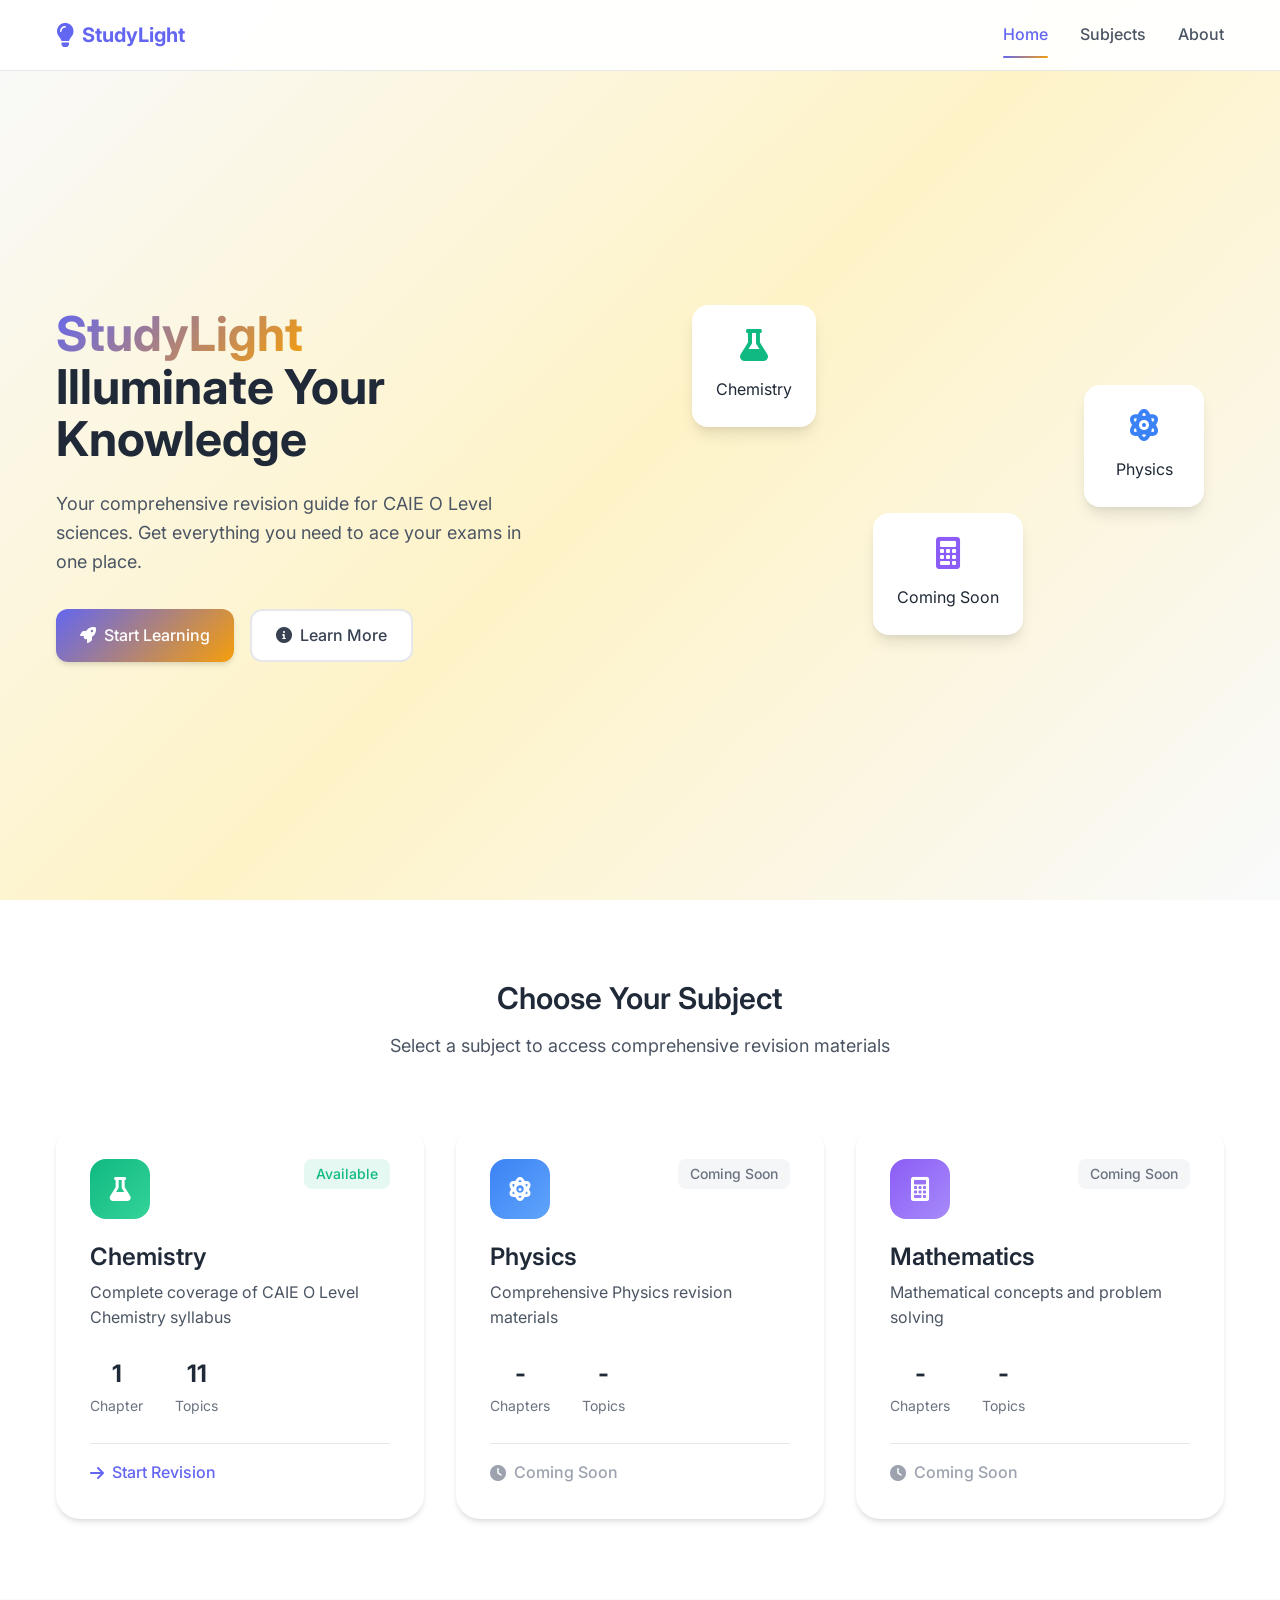
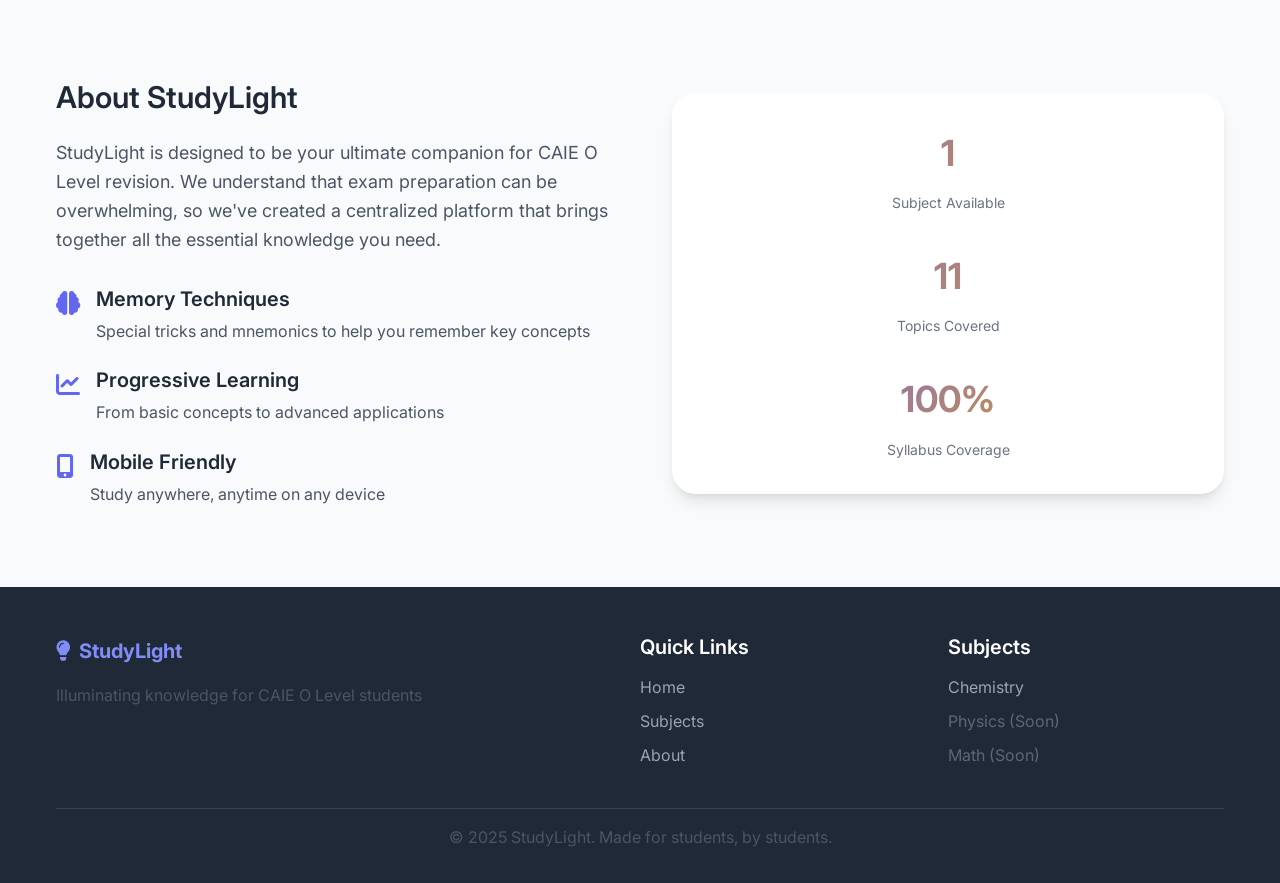
<file: studylight/index.html>
<!DOCTYPE html>
<html lang="en">
<head>
    <meta charset="UTF-8">
    <meta name="viewport" content="width=device-width, initial-scale=1.0">
    <title>StudyLight - CAIE O Level Revision</title>
    <link rel="stylesheet" href="css/style.css">
    <link href="https://fonts.googleapis.com/css2?family=Inter:wght@300;400;500;600;700&display=swap" rel="stylesheet">
    <link rel="stylesheet" href="https://cdnjs.cloudflare.com/ajax/libs/font-awesome/6.0.0/css/all.min.css">
</head>
<body>
    <!-- Navigation -->
    <nav class="navbar">
        <div class="nav-container">
            <div class="nav-logo">
                <i class="fas fa-lightbulb"></i>
                <span>StudyLight</span>
            </div>
            <div class="nav-links">
                <a href="#home" class="nav-link active">Home</a>
                <a href="#subjects" class="nav-link">Subjects</a>
                <a href="#about" class="nav-link">About</a>
            </div>
            <div class="nav-toggle">
                <span></span>
                <span></span>
                <span></span>
            </div>
        </div>
    </nav>

    <!-- Hero Section -->
    <section id="home" class="hero">
        <div class="hero-content">
            <div class="hero-text">
                <h1 class="hero-title">
                    <span class="gradient-text">StudyLight</span>
                    <br>Illuminate Your Knowledge
                </h1>
                <p class="hero-description">
                    Your comprehensive revision guide for CAIE O Level sciences. 
                    Get everything you need to ace your exams in one place.
                </p>
                <div class="hero-buttons">
                    <a href="#subjects" class="btn btn-primary">
                        <i class="fas fa-rocket"></i>
                        Start Learning
                    </a>
                    <a href="#about" class="btn btn-secondary">
                        <i class="fas fa-info-circle"></i>
                        Learn More
                    </a>
                </div>
            </div>
            <div class="hero-visual">
                <div class="floating-cards">
                    <div class="card chemistry">
                        <i class="fas fa-flask"></i>
                        <span>Chemistry</span>
                    </div>
                    <div class="card physics">
                        <i class="fas fa-atom"></i>
                        <span>Physics</span>
                    </div>
                    <div class="card math">
                        <i class="fas fa-calculator"></i>
                        <span>Coming Soon</span>
                    </div>
                </div>
            </div>
        </div>
    </section>

    <!-- Subjects Section -->
    <section id="subjects" class="subjects">
        <div class="container">
            <div class="section-header">
                <h2 class="section-title">Choose Your Subject</h2>
                <p class="section-description">Select a subject to access comprehensive revision materials</p>
            </div>
            
            <div class="subjects-grid">
                <!-- Chemistry Card -->
                <div class="subject-card available" onclick="openSubject('chemistry')">
                    <div class="card-header">
                        <div class="card-icon chemistry-bg">
                            <i class="fas fa-flask"></i>
                        </div>
                        <div class="card-status available">Available</div>
                    </div>
                    <div class="card-content">
                        <h3>Chemistry</h3>
                        <p>Complete coverage of CAIE O Level Chemistry syllabus</p>
                        <div class="card-stats">
                            <div class="stat">
                                <span class="stat-number">1</span>
                                <span class="stat-label">Chapter</span>
                            </div>
                            <div class="stat">
                                <span class="stat-number">11</span>
                                <span class="stat-label">Topics</span>
                            </div>
                        </div>
                    </div>
                    <div class="card-footer">
                        <span class="card-action">
                            <i class="fas fa-arrow-right"></i>
                            Start Revision
                        </span>
                    </div>
                </div>

                <!-- Physics Card -->
                <div class="subject-card coming-soon">
                    <div class="card-header">
                        <div class="card-icon physics-bg">
                            <i class="fas fa-atom"></i>
                        </div>
                        <div class="card-status coming-soon">Coming Soon</div>
                    </div>
                    <div class="card-content">
                        <h3>Physics</h3>
                        <p>Comprehensive Physics revision materials</p>
                        <div class="card-stats">
                            <div class="stat">
                                <span class="stat-number">-</span>
                                <span class="stat-label">Chapters</span>
                            </div>
                            <div class="stat">
                                <span class="stat-number">-</span>
                                <span class="stat-label">Topics</span>
                            </div>
                        </div>
                    </div>
                    <div class="card-footer">
                        <span class="card-action disabled">
                            <i class="fas fa-clock"></i>
                            Coming Soon
                        </span>
                    </div>
                </div>

                <!-- Mathematics Card -->
                <div class="subject-card coming-soon">
                    <div class="card-header">
                        <div class="card-icon math-bg">
                            <i class="fas fa-calculator"></i>
                        </div>
                        <div class="card-status coming-soon">Coming Soon</div>
                    </div>
                    <div class="card-content">
                        <h3>Mathematics</h3>
                        <p>Mathematical concepts and problem solving</p>
                        <div class="card-stats">
                            <div class="stat">
                                <span class="stat-number">-</span>
                                <span class="stat-label">Chapters</span>
                            </div>
                            <div class="stat">
                                <span class="stat-number">-</span>
                                <span class="stat-label">Topics</span>
                            </div>
                        </div>
                    </div>
                    <div class="card-footer">
                        <span class="card-action disabled">
                            <i class="fas fa-clock"></i>
                            Coming Soon
                        </span>
                    </div>
                </div>
            </div>
        </div>
    </section>

    <!-- About Section -->
    <section id="about" class="about">
        <div class="container">
            <div class="about-content">
                <div class="about-text">
                    <h2>About StudyLight</h2>
                    <p>StudyLight is designed to be your ultimate companion for CAIE O Level revision. We understand that exam preparation can be overwhelming, so we've created a centralized platform that brings together all the essential knowledge you need.</p>
                    
                    <div class="features">
                        <div class="feature">
                            <i class="fas fa-brain"></i>
                            <div>
                                <h4>Memory Techniques</h4>
                                <p>Special tricks and mnemonics to help you remember key concepts</p>
                            </div>
                        </div>
                        <div class="feature">
                            <i class="fas fa-chart-line"></i>
                            <div>
                                <h4>Progressive Learning</h4>
                                <p>From basic concepts to advanced applications</p>
                            </div>
                        </div>
                        <div class="feature">
                            <i class="fas fa-mobile-alt"></i>
                            <div>
                                <h4>Mobile Friendly</h4>
                                <p>Study anywhere, anytime on any device</p>
                            </div>
                        </div>
                    </div>
                </div>
                <div class="about-visual">
                    <div class="stats-card">
                        <div class="stat-item">
                            <span class="stat-value">1</span>
                            <span class="stat-label">Subject Available</span>
                        </div>
                        <div class="stat-item">
                            <span class="stat-value">11</span>
                            <span class="stat-label">Topics Covered</span>
                        </div>
                        <div class="stat-item">
                            <span class="stat-value">100%</span>
                            <span class="stat-label">Syllabus Coverage</span>
                        </div>
                    </div>
                </div>
            </div>
        </div>
    </section>

    <!-- Footer -->
    <footer class="footer">
        <div class="container">
            <div class="footer-content">
                <div class="footer-section">
                    <div class="footer-logo">
                        <i class="fas fa-lightbulb"></i>
                        <span>StudyLight</span>
                    </div>
                    <p>Illuminating knowledge for CAIE O Level students</p>
                </div>
                <div class="footer-section">
                    <h4>Quick Links</h4>
                    <a href="#home">Home</a>
                    <a href="#subjects">Subjects</a>
                    <a href="#about">About</a>
                </div>
                <div class="footer-section">
                    <h4>Subjects</h4>
                    <a href="chemistry.html">Chemistry</a>
                    <a href="#" class="disabled">Physics (Soon)</a>
                    <a href="#" class="disabled">Math (Soon)</a>
                </div>
            </div>
            <div class="footer-bottom">
                <p>&copy; 2025 StudyLight. Made for students, by students.</p>
            </div>
        </div>
    </footer>

    <script src="js/script.js"></script>
</body>
</html>
</file>
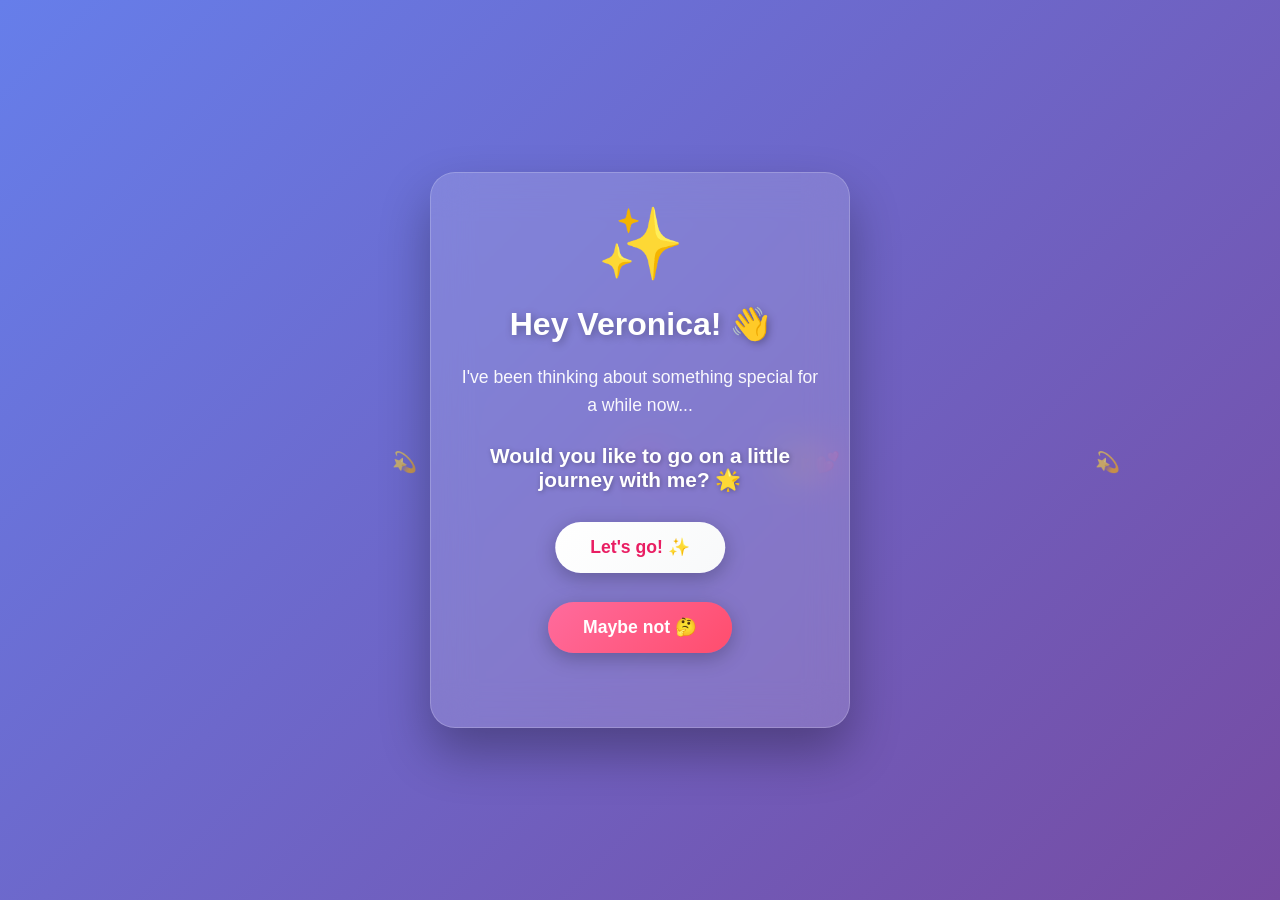
<file: youwillloveit.html>
<!DOCTYPE html>
<html lang="en">
<head>
  <meta charset="UTF-8">
  <meta name="viewport" content="width=device-width, initial-scale=1.0, maximum-scale=1.0, user-scalable=no">
  <title>A Special Question 💘</title>
  <style>
    * {
      margin: 0;
      padding: 0;
      box-sizing: border-box;
      -webkit-tap-highlight-color: transparent;
    }

    body {
      min-height: 100vh;
      font-family: 'Segoe UI', Tahoma, Geneva, Verdana, sans-serif;
      background: linear-gradient(135deg, #667eea 0%, #764ba2 50%, #f093fb 100%);
      background-size: 200% 200%;
      animation: gradientShift 10s ease infinite;
      display: flex;
      align-items: center;
      justify-content: center;
      padding: 20px;
      overflow-x: hidden;
      color: #fff;
      position: relative;
    }

    @keyframes gradientShift {
      0% { background-position: 0% 50%; }
      50% { background-position: 100% 50%; }
      100% { background-position: 0% 50%; }
    }

    /* Floating particles */
    .particle {
      position: fixed;
      font-size: 20px;
      opacity: 0.6;
      pointer-events: none;
      animation: float linear infinite;
      z-index: 1;
    }

    @keyframes float {
      0% {
        transform: translateY(100vh) rotate(0deg);
        opacity: 0;
      }
      10% { opacity: 0.6; }
      90% { opacity: 0.6; }
      100% {
        transform: translateY(-100px) rotate(360deg);
        opacity: 0;
      }
    }

    .container {
      background: rgba(255, 255, 255, 0.15);
      backdrop-filter: blur(20px);
      border-radius: 25px;
      padding: 30px 25px;
      width: 100%;
      max-width: 420px;
      text-align: center;
      box-shadow: 0 25px 50px rgba(0, 0, 0, 0.3);
      position: relative;
      z-index: 10;
      border: 1px solid rgba(255, 255, 255, 0.2);
    }

    .step {
      display: none;
      animation: fadeInScale 0.6s ease both;
    }

    .step.active {
      display: block;
    }

    @keyframes fadeInScale {
      from {
        opacity: 0;
        transform: scale(0.9);
      }
      to {
        opacity: 1;
        transform: scale(1);
      }
    }

    .icon {
      font-size: 70px;
      margin-bottom: 20px;
      display: inline-block;
      animation: bounce 2s ease infinite;
    }

    @keyframes bounce {
      0%, 100% { transform: translateY(0); }
      50% { transform: translateY(-10px); }
    }

    h1 {
      font-size: 2em;
      margin-bottom: 10px;
      text-shadow: 2px 2px 8px rgba(0, 0, 0, 0.3);
      animation: glow 2s ease-in-out infinite;
    }

    @keyframes glow {
      0%, 100% { text-shadow: 2px 2px 8px rgba(0, 0, 0, 0.3), 0 0 15px rgba(255, 255, 255, 0.4); }
      50% { text-shadow: 2px 2px 8px rgba(0, 0, 0, 0.3), 0 0 25px rgba(255, 255, 255, 0.7); }
    }

    .message {
      font-size: 1.1em;
      line-height: 1.6;
      margin: 20px 0;
      color: rgba(255, 255, 255, 0.95);
    }

    .question {
      font-size: 1.3em;
      font-weight: 600;
      margin: 25px 0 30px;
      color: #fff;
      text-shadow: 1px 1px 5px rgba(0, 0, 0, 0.3);
    }

    .button-container {
      display: flex;
      gap: 15px;
      justify-content: center;
      flex-wrap: wrap;
      margin-top: 25px;
      min-height: 160px;
      position: relative;
    }

    #finalButtons {
      min-height: 220px;
    }

    button {
      padding: 15px 35px;
      font-size: 1.1em;
      font-weight: 600;
      border: none;
      border-radius: 50px;
      cursor: pointer;
      transition: all 0.3s ease;
      box-shadow: 0 5px 20px rgba(0, 0, 0, 0.25);
      touch-action: manipulation;
      position: relative;
    }

    button:active {
      transform: scale(0.95);
    }

    .btn-yes {
      background: linear-gradient(135deg, #fff, #f8f9fa);
      color: #e91e63;
      flex: 1;
      min-width: 120px;
      z-index: 100;
      position: absolute;
      top: 0;
      left: 50%;
      transform: translateX(-50%);
      pointer-events: auto;
    }

    #finalYes {
      position: absolute;
      top: 0;
      left: 50%;
      transform: translateX(-50%);
      z-index: 150;
      display: block !important;
    }

    .btn-no {
      background: linear-gradient(135deg, #ff6b9d, #ff4d6d);
      color: #fff;
      flex: 1;
      min-width: 120px;
      z-index: 10;
      position: absolute;
      top: 80px;
      left: 50%;
      transform: translateX(-50%);
    }

    .btn-single {
      background: linear-gradient(135deg, #4facfe, #00f2fe);
      color: #fff;
      padding: 18px 50px;
      font-size: 1.2em;
    }

    .progress-dots {
      display: flex;
      justify-content: center;
      gap: 10px;
      margin-top: 25px;
    }

    .dot {
      width: 10px;
      height: 10px;
      border-radius: 50%;
      background: rgba(255, 255, 255, 0.3);
      transition: all 0.3s ease;
    }

    .dot.active {
      background: #fff;
      transform: scale(1.3);
    }

    .final-no-btn {
      position: absolute;
      transition: all 0.3s ease;
      top: 90px;
      left: 50%;
      transform: translateX(-50%);
    }

    .attempts-counter {
      margin-top: 15px;
      font-size: 0.95em;
      color: rgba(255, 255, 255, 0.9);
      opacity: 0;
      transition: opacity 0.3s;
    }

    .attempts-counter.show {
      opacity: 1;
    }

    .story-text {
      font-size: 1em;
      line-height: 1.8;
      margin: 20px 0;
      color: rgba(255, 255, 255, 0.9);
    }

    /* Confetti */
    .confetti {
      position: fixed;
      width: 10px;
      height: 10px;
      pointer-events: none;
      z-index: 9999;
    }

    @keyframes confettiFall {
      to {
        transform: translateY(100vh) rotate(720deg);
        opacity: 0;
      }
    }

    .emoji-burst {
      position: fixed;
      font-size: 30px;
      pointer-events: none;
      animation: burst 2s ease-out;
      z-index: 9999;
    }

    @keyframes burst {
      0% {
        transform: translate(0, 0) scale(0);
        opacity: 1;
      }
      100% {
        transform: translate(var(--tx), var(--ty)) scale(1);
        opacity: 0;
      }
    }

    .typing-text {
      overflow: hidden;
      border-right: 2px solid rgba(255, 255, 255, 0.7);
      white-space: nowrap;
      margin: 0 auto;
      animation: typing 3s steps(40, end), blink-caret 0.75s step-end infinite;
      display: inline-block;
    }

    @keyframes typing {
      from { width: 0; }
      to { width: 100%; }
    }

    @keyframes blink-caret {
      from, to { border-color: transparent; }
      50% { border-color: rgba(255, 255, 255, 0.7); }
    }

    .final-message {
      line-height: 1.8;
      font-size: 1.05em;
    }

    .heart-burst {
      display: inline-block;
      animation: heartPulse 1s ease infinite;
    }

    @keyframes heartPulse {
      0%, 100% { transform: scale(1); }
      50% { transform: scale(1.3); }
    }

    /* Mobile optimizations */
    @media (max-width: 480px) {
      .container {
        padding: 25px 20px;
      }

      h1 {
        font-size: 1.7em;
      }

      .icon {
        font-size: 60px;
      }

      .question {
        font-size: 1.15em;
      }

      button {
        padding: 14px 30px;
        font-size: 1em;
      }

      .btn-single {
        padding: 16px 40px;
        font-size: 1.1em;
      }
    }

    @media (max-height: 700px) {
      .container {
        padding: 20px 20px;
      }

      .icon {
        font-size: 50px;
        margin-bottom: 15px;
      }

      h1 {
        font-size: 1.5em;
      }

      .question {
        margin: 15px 0 20px;
      }
    }
  </style>
</head>
<body>

  <div id="particles"></div>

  <div class="container">
    <!-- Step 1: Welcome -->
    <div class="step active" id="step1">
      <div class="icon">✨</div>
      <h1>Hey Veronica! 👋</h1>
      <p class="message">
        I've been thinking about something special for a while now...
      </p>
      <p class="question">Would you like to go on a little journey with me? 🌟</p>
      <div class="button-container">
        <button class="btn-yes" onclick="nextStep(2)">Let's go! ✨</button>
        <button class="btn-no" id="no1" ontouchstart="moveNoButton(1)" onmouseover="moveNoButton(1)">Maybe not 🤔</button>
      </div>
      <div class="attempts-counter" id="attempts1"></div>
    </div>

    <!-- Step 2: Magic Question -->
    <div class="step" id="step2">
      <div class="icon">🎭</div>
      <h1>Wonderful! ✨</h1>
      <p class="story-text">
        Life is full of ordinary moments, but sometimes...<br>
        we need a little magic to make it extraordinary.
      </p>
      <p class="question">Do you believe in creating magical experiences? 🌠</p>
      <div class="button-container">
        <button class="btn-yes" onclick="nextStep(3)">Yes! 💫</button>
        <button class="btn-no" id="no2" ontouchstart="moveNoButton(2)" onmouseover="moveNoButton(2)">Not really 🙈</button>
      </div>
      <div class="attempts-counter" id="attempts2"></div>
      <div class="progress-dots">
        <div class="dot"></div>
        <div class="dot active"></div>
        <div class="dot"></div>
        <div class="dot"></div>
        <div class="dot"></div>
        <div class="dot"></div>
      </div>
    </div>

    <!-- Step 3: Connection Question -->
    <div class="step" id="step3">
      <div class="icon">🌸</div>
      <h1>That's beautiful! 🌺</h1>
      <p class="story-text">
        Some connections are instant, like lightning...<br>
        Others grow slowly, like the most beautiful flowers.
      </p>
      <p class="question">Do you feel special connections with people? 💖</p>
      <div class="button-container">
        <button class="btn-yes" onclick="nextStep(4)">Absolutely! 💝</button>
        <button class="btn-no" id="no3" ontouchstart="moveNoButton(3)" onmouseover="moveNoButton(3)">I'm not sure 😶</button>
      </div>
      <div class="attempts-counter" id="attempts3"></div>
      <div class="progress-dots">
        <div class="dot"></div>
        <div class="dot"></div>
        <div class="dot active"></div>
        <div class="dot"></div>
        <div class="dot"></div>
        <div class="dot"></div>
      </div>
    </div>

    <!-- Step 4: Adventure Question -->
    <div class="step" id="step4">
      <div class="icon">🎪</div>
      <h1>Amazing! 🎨</h1>
      <p class="story-text">
        Life's greatest adventures don't always require a map...<br>
        Sometimes they just need two hearts willing to explore together.
      </p>
      <p class="question">Are you ready for an adventure of the heart? 🎢</p>
      <div class="button-container">
        <button class="btn-yes" onclick="nextStep(5)">Count me in! 🚀</button>
        <button class="btn-no" id="no4" ontouchstart="moveNoButton(4)" onmouseover="moveNoButton(4)">Too scary 😰</button>
      </div>
      <div class="attempts-counter" id="attempts4"></div>
      <div class="progress-dots">
        <div class="dot"></div>
        <div class="dot"></div>
        <div class="dot"></div>
        <div class="dot active"></div>
        <div class="dot"></div>
        <div class="dot"></div>
      </div>
    </div>

    <!-- Step 5: Love Question -->
    <div class="step" id="step5">
      <div class="icon">💫</div>
      <h1>Incredible! ✨</h1>
      <p class="story-text">
        They say when you know, you just know...<br>
        Like stars recognizing their constellation,<br>
        like waves knowing their shore.
      </p>
      <p class="question">Do you believe in love that makes your heart smile? 😊💕</p>
      <div class="button-container">
        <button class="btn-yes" onclick="nextStep(6)">Yes, I do! 💗</button>
        <button class="btn-no" id="no5" ontouchstart="moveNoButton(5)" onmouseover="moveNoButton(5)">Hmm... 🤷‍♀️</button>
      </div>
      <div class="attempts-counter" id="attempts5"></div>
      <div class="progress-dots">
        <div class="dot"></div>
        <div class="dot"></div>
        <div class="dot"></div>
        <div class="dot"></div>
        <div class="dot active"></div>
        <div class="dot"></div>
      </div>
    </div>

    <!-- Step 6: The Big Question -->
    <div class="step" id="step6">
      <div class="icon"><span class="heart-burst">💝</span></div>
      <h1>Veronica... 💕</h1>
      <p class="story-text">
        Every step of this journey has been leading to this moment...<br>
        You make ordinary days feel like celebrations,<br>
        and quiet moments feel like poetry.
      </p>
      <p class="question" style="font-size: 1.4em; margin-top: 30px;">
        Will you be my Valentine? 💘
      </p>
      <div class="button-container" id="finalButtons">
        <button class="btn-yes" id="finalYes" onclick="sayYes()">Yes! 💖</button>
        <button class="btn-no final-no-btn" id="finalNo" ontouchstart="moveFinalNo()" onmouseover="moveFinalNo()">No 🙃</button>
      </div>
      <div class="attempts-counter" id="attempts6"></div>
      <div class="progress-dots">
        <div class="dot"></div>
        <div class="dot"></div>
        <div class="dot"></div>
        <div class="dot"></div>
        <div class="dot"></div>
        <div class="dot active"></div>
      </div>
    </div>

    <!-- Final: Success -->
    <div class="step" id="stepFinal">
      <div class="icon" style="font-size: 100px;">🎉</div>
      <h1>YAAAAY!!! 💕✨</h1>
      <div class="final-message">
        <p style="font-size: 1.3em; margin: 20px 0;">
          You just made me the happiest person! 😄
        </p>
        <p style="margin: 20px 0; line-height: 2;">
          Every sunrise will be brighter,<br>
          every moment more meaningful,<br>
          every day an adventure with you! 🌈
        </p>
        <p style="font-size: 1.4em; margin-top: 30px;">
          <strong>Forever grateful for you 💝</strong>
        </p>
        <p style="margin-top: 20px; font-size: 0.95em; opacity: 0.9;">
          Forever yours, Kashfir 💕✨
        </p>
      </div>
    </div>
  </div>

  <script>
    let currentStep = 1;
    const noClickCounts = [0, 0, 0, 0, 0, 0];
    let finalNoCount = 0;
    let finalYesSize = 1.1;

    const noMessages = [
      ["Maybe not 🤔", "Think again! 🙏", "Please? 🥺", "I promise it's worth it! ✨"],
      ["Not really 🙈", "Give magic a chance! 🎩", "But it's fun! 🎪", "Trust me! 💫"],
      ["I'm not sure 😶", "You definitely do! 💝", "I can see it in you! ✨", "Please! 🙏"],
      ["Too scary 😰", "I'll be with you! 🤝", "Don't be afraid! 💪", "Let's be brave! 🦸‍♀️"],
      ["Hmm... 🤷‍♀️", "I know you do! 💕", "Deep down you believe! ✨", "Trust your heart! 💗"],
      ["No 🙃", "Are you sure? 🤔", "Really? 😢", "Please? 🥺", "Think about it! 💭", "Pretty please? 🙏", "I'm begging! 😭", "Don't break my heart! 💔"]
    ];

    // Create floating particles
    function createParticles() {
      const container = document.getElementById('particles');
      const particles = ['✨', '💫', '⭐', '🌟', '💖', '💕', '💗', '💝'];
      
      for (let i = 0; i < 20; i++) {
        setTimeout(() => {
          const particle = document.createElement('div');
          particle.className = 'particle';
          particle.innerHTML = particles[Math.floor(Math.random() * particles.length)];
          particle.style.left = Math.random() * 100 + 'vw';
          particle.style.animationDuration = (Math.random() * 8 + 7) + 's';
          particle.style.animationDelay = Math.random() * 5 + 's';
          container.appendChild(particle);
        }, i * 200);
      }
    }

    createParticles();

    function nextStep(step) {
      createEmojiBurst(['✨', '💫', '⭐', '🌟']);
      document.getElementById(`step${currentStep}`).classList.remove('active');
      currentStep = step;
      setTimeout(() => {
        document.getElementById(`step${step}`).classList.add('active');
      }, 100);
    }

    function moveNoButton(step) {
      const noBtn = document.getElementById(`no${step}`);
      const attemptsDiv = document.getElementById(`attempts${step}`);
      const container = document.querySelector('.button-container');
      
      noClickCounts[step]++;
      const count = noClickCounts[step];

      // Change button text
      const messages = noMessages[step - 1];
      if (count < messages.length) {
        noBtn.innerHTML = messages[count];
      }

      // Show attempts
      attemptsDiv.classList.add('show');
      attemptsDiv.innerHTML = `😅 Attempts: ${count} - Just click Yes! 💖`;

      // Move button - keep it well below the Yes button (which is at top: 0)
      const maxX = container.offsetWidth - noBtn.offsetWidth - 20;
      const minY = 85; // Start well below the Yes button
      const maxY = 145; // Stay in the lower half

      let x = Math.random() * maxX;
      let y = Math.random() * (maxY - minY) + minY;

      noBtn.style.position = 'absolute';
      noBtn.style.left = x + 'px';
      noBtn.style.top = y + 'px';
      noBtn.style.transform = 'none';
      noBtn.style.zIndex = '10';

      // Create sad emojis
      createEmojiBurst(['😢', '💔', '😭', '🥺']);
    }

    function moveFinalNo() {
      const noBtn = document.getElementById('finalNo');
      const yesBtn = document.getElementById('finalYes');
      const attemptsDiv = document.getElementById('attempts6');
      const container = document.querySelector('.button-container');
      
      finalNoCount++;

      // Make Yes button bigger and ensure it stays on top
      finalYesSize += 0.15;
      yesBtn.style.transform = `translateX(-50%) scale(${finalYesSize})`;
      yesBtn.style.zIndex = '200';

      // Change No button text
      const messages = noMessages[5];
      if (finalNoCount < messages.length) {
        noBtn.innerHTML = messages[finalNoCount];
      }

      // Show attempts
      attemptsDiv.classList.add('show');
      attemptsDiv.innerHTML = `😏 The "Yes" button is growing! Attempts: ${finalNoCount}`;

      // Move button - keep it in the bottom area, well below Yes button
      const maxX = container.offsetWidth - noBtn.offsetWidth - 20;
      const minY = 100; // Keep it very far below the Yes button
      const maxY = 180;

      const x = Math.random() * maxX;
      const y = Math.random() * (maxY - minY) + minY;

      noBtn.style.left = x + 'px';
      noBtn.style.top = y + 'px';
      noBtn.style.zIndex = '10';
      noBtn.style.transform = 'translateX(0)';

      // After 8 attempts, make it super hard
      if (finalNoCount > 7) {
        noBtn.style.transition = 'all 0.05s ease';
        noBtn.style.fontSize = Math.max(0.6, 1.1 - finalNoCount * 0.05) + 'em';
        attemptsDiv.innerHTML = `🎯 Why are you doing this to yourself? 😂 Just say YES! 💝`;
      }

      createEmojiBurst(['😭', '💔', '🥺', '😢']);
    }

    function sayYes() {
      document.getElementById('step6').classList.remove('active');
      
      // Massive celebration
      createConfetti(300);
      createEmojiBurst(['❤️', '💕', '💖', '💗', '💝', '🎉', '✨', '🎊', '💐', '🌹'], 50);
      
      // Change background
      document.body.style.background = 'linear-gradient(135deg, #f093fb, #f5576c, #ffd3a5, #ff9a9e)';
      
      setTimeout(() => {
        document.getElementById('stepFinal').classList.add('active');
      }, 600);

      // Add more particles
      for (let i = 0; i < 40; i++) {
        setTimeout(() => {
          const particle = document.createElement('div');
          particle.className = 'particle';
          particle.innerHTML = '💖';
          particle.style.left = Math.random() * 100 + 'vw';
          particle.style.fontSize = Math.random() * 20 + 25 + 'px';
          particle.style.animationDuration = (Math.random() * 3 + 2) + 's';
          document.getElementById('particles').appendChild(particle);
        }, i * 80);
      }
    }

    function createConfetti(count = 150) {
      const colors = ['#ff6b9d', '#ffc371', '#c779d0', '#4bc0c8', '#ff6b6b', '#ffdd59', '#f093fb'];
      for (let i = 0; i < count; i++) {
        setTimeout(() => {
          const confetti = document.createElement('div');
          confetti.className = 'confetti';
          confetti.style.left = Math.random() * 100 + 'vw';
          confetti.style.top = '-10px';
          confetti.style.backgroundColor = colors[Math.floor(Math.random() * colors.length)];
          confetti.style.animation = `confettiFall ${Math.random() * 3 + 2}s linear`;
          confetti.style.width = Math.random() * 8 + 6 + 'px';
          confetti.style.height = Math.random() * 8 + 6 + 'px';
          document.body.appendChild(confetti);

          setTimeout(() => confetti.remove(), 5000);
        }, i * 20);
      }
    }

    function createEmojiBurst(emojis, count = 15) {
      const centerX = window.innerWidth / 2;
      const centerY = window.innerHeight / 2;

      for (let i = 0; i < count; i++) {
        setTimeout(() => {
          const emoji = document.createElement('div');
          emoji.className = 'emoji-burst';
          emoji.innerHTML = emojis[Math.floor(Math.random() * emojis.length)];
          
          const angle = (Math.PI * 2 * i) / count;
          const distance = Math.random() * 200 + 100;
          const tx = Math.cos(angle) * distance;
          const ty = Math.sin(angle) * distance;
          
          emoji.style.left = centerX + 'px';
          emoji.style.top = centerY + 'px';
          emoji.style.setProperty('--tx', tx + 'px');
          emoji.style.setProperty('--ty', ty + 'px');
          
          document.body.appendChild(emoji);

          setTimeout(() => emoji.remove(), 2000);
        }, i * 30);
      }
    }

    // Prevent zoom on double tap
    let lastTouchEnd = 0;
    document.addEventListener('touchend', function (event) {
      const now = (new Date()).getTime();
      if (now - lastTouchEnd <= 300) {
        event.preventDefault();
      }
      lastTouchEnd = now;
    }, false);
  </script>

</body>
</html>
</file>
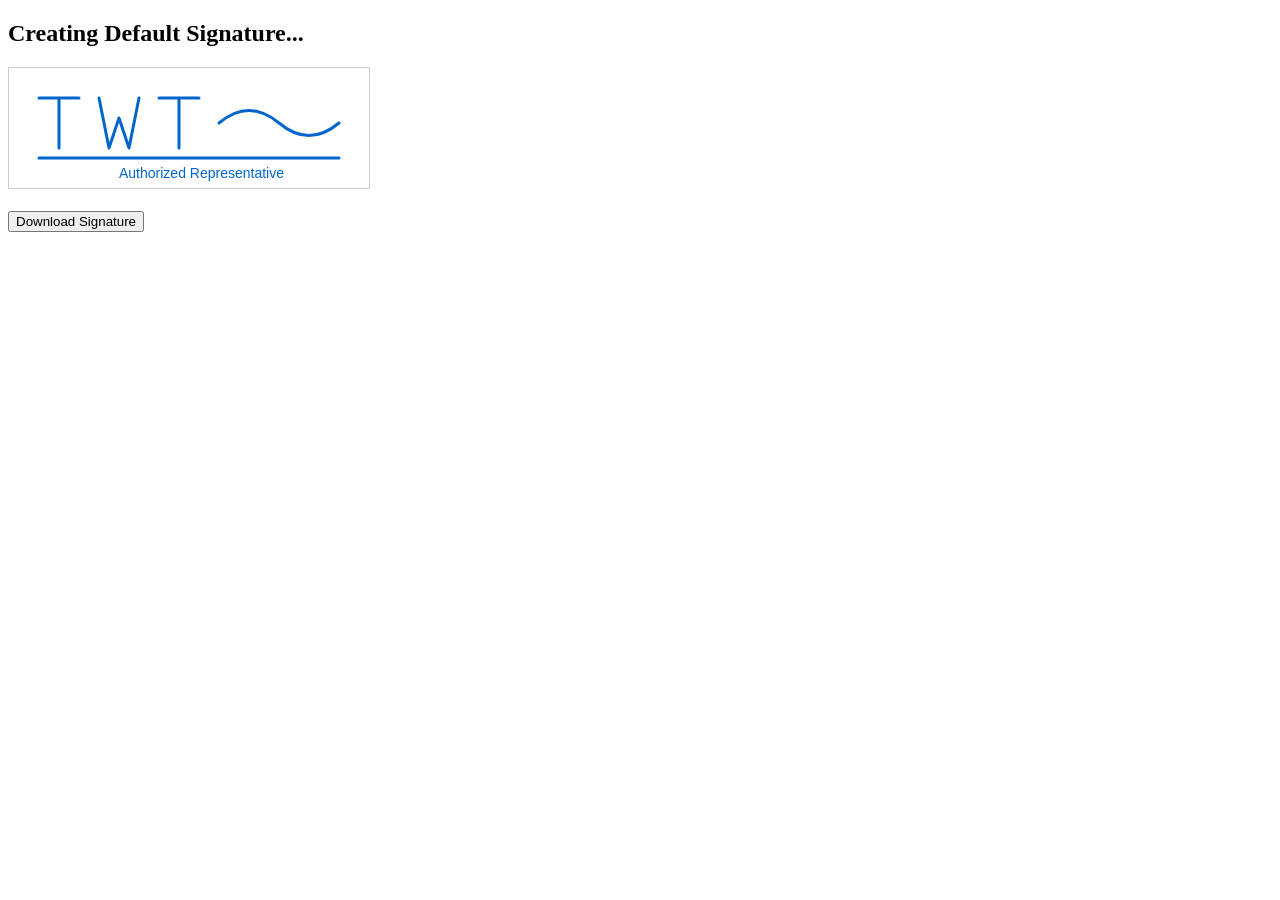
<file: quote_4/create-signature.html>
<!DOCTYPE html>
<html>
<head>
    <title>Create Default Signature</title>
</head>
<body>
    <h2>Creating Default Signature...</h2>
    <canvas id="signatureCanvas" width="360" height="120" style="border: 1px solid #ccc;"></canvas>
    <br><br>
    <button onclick="downloadSignature()">Download Signature</button>
    
    <script>
        const canvas = document.getElementById('signatureCanvas');
        const ctx = canvas.getContext('2d');
        
        // Clear canvas with transparent background
        ctx.clearRect(0, 0, canvas.width, canvas.height);
        
        // Set signature style
        ctx.strokeStyle = '#0066cc';
        ctx.lineWidth = 3;
        ctx.lineCap = 'round';
        ctx.lineJoin = 'round';
        ctx.fillStyle = '#0066cc';
        ctx.font = 'bold 24px Arial';
        
        // Draw a professional signature for "TWT International"
        ctx.beginPath();
        
        // T
        ctx.moveTo(30, 30);
        ctx.lineTo(70, 30);
        ctx.moveTo(50, 30);
        ctx.lineTo(50, 80);
        
        // W
        ctx.moveTo(90, 30);
        ctx.lineTo(100, 80);
        ctx.lineTo(110, 50);
        ctx.lineTo(120, 80);
        ctx.lineTo(130, 30);
        
        // T
        ctx.moveTo(150, 30);
        ctx.lineTo(190, 30);
        ctx.moveTo(170, 30);
        ctx.lineTo(170, 80);
        
        // Decorative flourish
        ctx.moveTo(210, 55);
        ctx.quadraticCurveTo(240, 30, 270, 55);
        ctx.quadraticCurveTo(300, 80, 330, 55);
        
        // Underline
        ctx.moveTo(30, 90);
        ctx.lineTo(330, 90);
        
        ctx.stroke();
        
        // Add text below
        ctx.font = '14px Arial';
        ctx.fillText('Authorized Representative', 110, 110);
        
        function downloadSignature() {
            const link = document.createElement('a');
            link.download = 'default-signature.png';
            link.href = canvas.toDataURL('image/png');
            link.click();
        }
        
        // Auto-generate and download
        setTimeout(downloadSignature, 1000);
    </script>
</body>
</html>
</file>
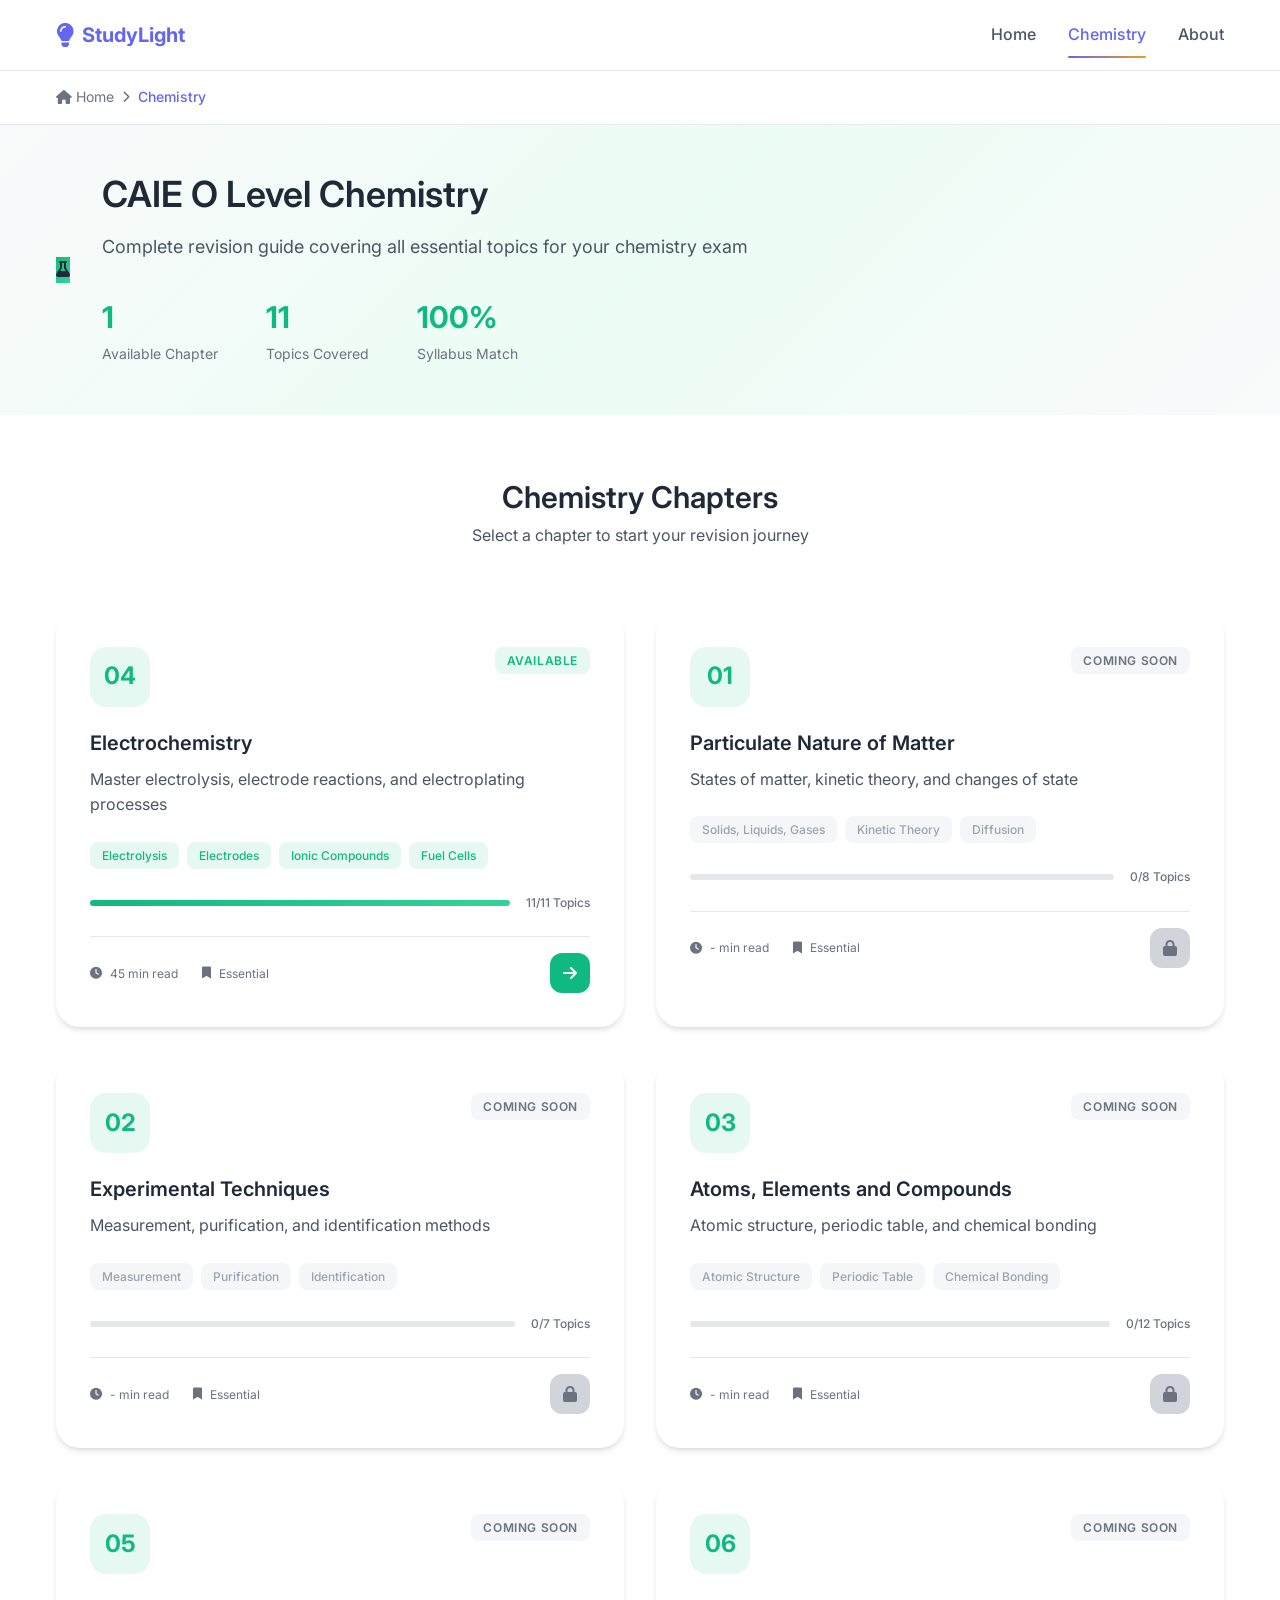
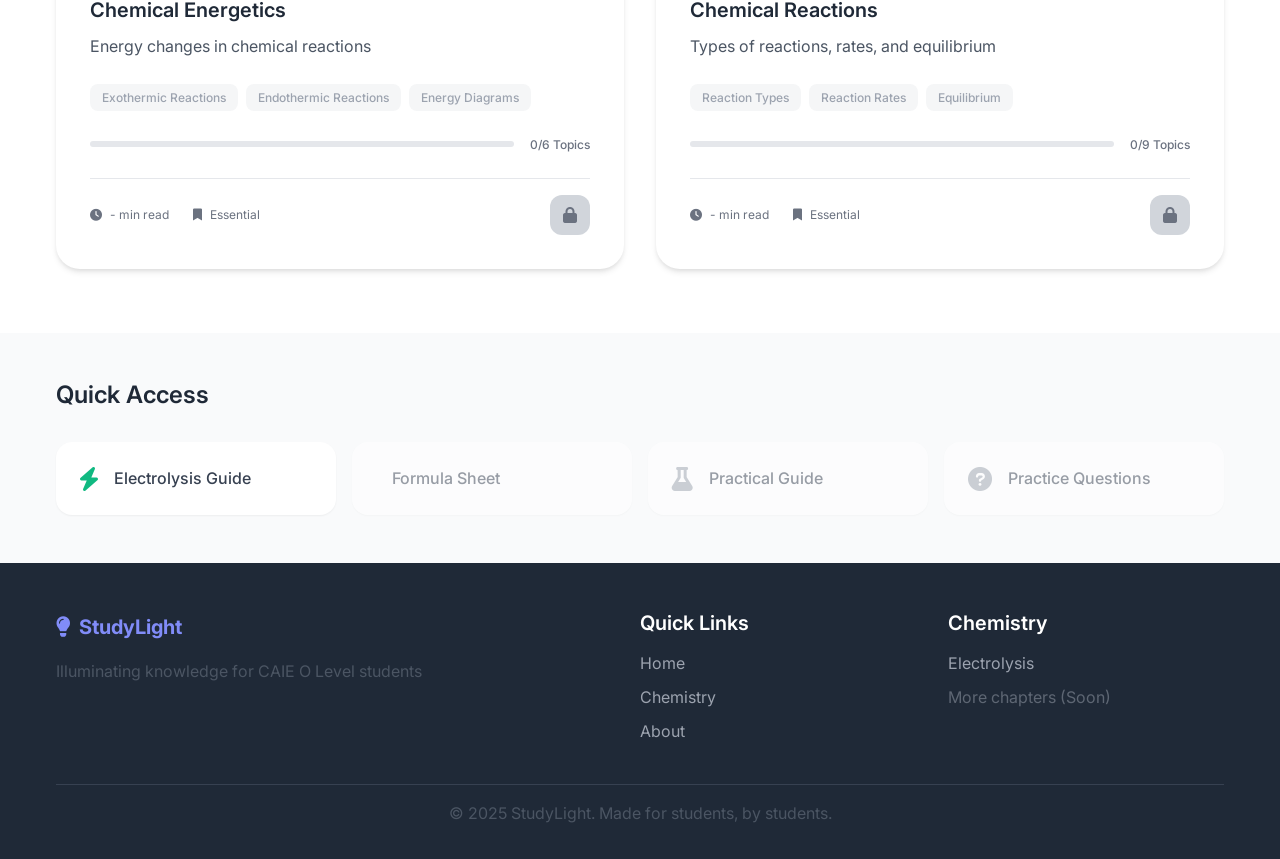
<file: studylight/chemistry.html>
<!DOCTYPE html>
<html lang="en">
<head>
    <meta charset="UTF-8">
    <meta name="viewport" content="width=device-width, initial-scale=1.0">
    <title>Chemistry - StudyLight</title>
    <link rel="stylesheet" href="css/style.css">
    <link rel="stylesheet" href="css/subject.css">
    <link href="https://fonts.googleapis.com/css2?family=Inter:wght@300;400;500;600;700&display=swap" rel="stylesheet">
    <link rel="stylesheet" href="https://cdnjs.cloudflare.com/ajax/libs/font-awesome/6.0.0/css/all.min.css">
</head>
<body>
    <!-- Navigation -->
    <nav class="navbar">
        <div class="nav-container">
            <div class="nav-logo">
                <i class="fas fa-lightbulb"></i>
                <span>StudyLight</span>
            </div>
            <div class="nav-links">
                <a href="index.html" class="nav-link">Home</a>
                <a href="chemistry.html" class="nav-link active">Chemistry</a>
                <a href="index.html#about" class="nav-link">About</a>
            </div>
            <div class="nav-toggle">
                <span></span>
                <span></span>
                <span></span>
            </div>
        </div>
    </nav>

    <!-- Breadcrumb -->
    <div class="breadcrumb">
        <div class="container">
            <a href="index.html"><i class="fas fa-home"></i> Home</a>
            <i class="fas fa-chevron-right"></i>
            <span>Chemistry</span>
        </div>
    </div>

    <!-- Subject Header -->
    <section class="subject-header">
        <div class="container">
            <div class="subject-info">
                <div class="subject-icon chemistry-bg">
                    <i class="fas fa-flask"></i>
                </div>
                <div class="subject-details">
                    <h1>CAIE O Level Chemistry</h1>
                    <p>Complete revision guide covering all essential topics for your chemistry exam</p>
                    <div class="subject-stats">
                        <div class="stat">
                            <span class="stat-number">1</span>
                            <span class="stat-label">Available Chapter</span>
                        </div>
                        <div class="stat">
                            <span class="stat-number">11</span>
                            <span class="stat-label">Topics Covered</span>
                        </div>
                        <div class="stat">
                            <span class="stat-number">100%</span>
                            <span class="stat-label">Syllabus Match</span>
                        </div>
                    </div>
                </div>
            </div>
        </div>
    </section>

    <!-- Chapters Grid -->
    <section class="chapters">
        <div class="container">
            <div class="section-header">
                <h2>Chemistry Chapters</h2>
                <p>Select a chapter to start your revision journey</p>
            </div>

            <div class="chapters-grid">
                <!-- Chapter 4: Electrochemistry -->
                <div class="chapter-card available" onclick="openChapter('electrolysis')">
                    <div class="chapter-header">
                        <div class="chapter-number">04</div>
                        <div class="chapter-status available">Available</div>
                    </div>
                    <div class="chapter-content">
                        <h3>Electrochemistry</h3>
                        <p>Master electrolysis, electrode reactions, and electroplating processes</p>
                        <div class="chapter-topics">
                            <span class="topic-tag">Electrolysis</span>
                            <span class="topic-tag">Electrodes</span>
                            <span class="topic-tag">Ionic Compounds</span>
                            <span class="topic-tag">Fuel Cells</span>
                        </div>
                        <div class="chapter-progress">
                            <div class="progress-bar">
                                <div class="progress-fill" style="width: 100%"></div>
                            </div>
                            <span class="progress-text">11/11 Topics</span>
                        </div>
                    </div>
                    <div class="chapter-footer">
                        <div class="chapter-meta">
                            <span><i class="fas fa-clock"></i> 45 min read</span>
                            <span><i class="fas fa-bookmark"></i> Essential</span>
                        </div>
                        <div class="chapter-action">
                            <i class="fas fa-arrow-right"></i>
                        </div>
                    </div>
                </div>

                <!-- Coming Soon Chapters -->
                <div class="chapter-card coming-soon">
                    <div class="chapter-header">
                        <div class="chapter-number">01</div>
                        <div class="chapter-status coming-soon">Coming Soon</div>
                    </div>
                    <div class="chapter-content">
                        <h3>Particulate Nature of Matter</h3>
                        <p>States of matter, kinetic theory, and changes of state</p>
                        <div class="chapter-topics">
                            <span class="topic-tag disabled">Solids, Liquids, Gases</span>
                            <span class="topic-tag disabled">Kinetic Theory</span>
                            <span class="topic-tag disabled">Diffusion</span>
                        </div>
                        <div class="chapter-progress">
                            <div class="progress-bar">
                                <div class="progress-fill" style="width: 0%"></div>
                            </div>
                            <span class="progress-text">0/8 Topics</span>
                        </div>
                    </div>
                    <div class="chapter-footer">
                        <div class="chapter-meta">
                            <span><i class="fas fa-clock"></i> - min read</span>
                            <span><i class="fas fa-bookmark"></i> Essential</span>
                        </div>
                        <div class="chapter-action disabled">
                            <i class="fas fa-lock"></i>
                        </div>
                    </div>
                </div>

                <div class="chapter-card coming-soon">
                    <div class="chapter-header">
                        <div class="chapter-number">02</div>
                        <div class="chapter-status coming-soon">Coming Soon</div>
                    </div>
                    <div class="chapter-content">
                        <h3>Experimental Techniques</h3>
                        <p>Measurement, purification, and identification methods</p>
                        <div class="chapter-topics">
                            <span class="topic-tag disabled">Measurement</span>
                            <span class="topic-tag disabled">Purification</span>
                            <span class="topic-tag disabled">Identification</span>
                        </div>
                        <div class="chapter-progress">
                            <div class="progress-bar">
                                <div class="progress-fill" style="width: 0%"></div>
                            </div>
                            <span class="progress-text">0/7 Topics</span>
                        </div>
                    </div>
                    <div class="chapter-footer">
                        <div class="chapter-meta">
                            <span><i class="fas fa-clock"></i> - min read</span>
                            <span><i class="fas fa-bookmark"></i> Essential</span>
                        </div>
                        <div class="chapter-action disabled">
                            <i class="fas fa-lock"></i>
                        </div>
                    </div>
                </div>

                <div class="chapter-card coming-soon">
                    <div class="chapter-header">
                        <div class="chapter-number">03</div>
                        <div class="chapter-status coming-soon">Coming Soon</div>
                    </div>
                    <div class="chapter-content">
                        <h3>Atoms, Elements and Compounds</h3>
                        <p>Atomic structure, periodic table, and chemical bonding</p>
                        <div class="chapter-topics">
                            <span class="topic-tag disabled">Atomic Structure</span>
                            <span class="topic-tag disabled">Periodic Table</span>
                            <span class="topic-tag disabled">Chemical Bonding</span>
                        </div>
                        <div class="chapter-progress">
                            <div class="progress-bar">
                                <div class="progress-fill" style="width: 0%"></div>
                            </div>
                            <span class="progress-text">0/12 Topics</span>
                        </div>
                    </div>
                    <div class="chapter-footer">
                        <div class="chapter-meta">
                            <span><i class="fas fa-clock"></i> - min read</span>
                            <span><i class="fas fa-bookmark"></i> Essential</span>
                        </div>
                        <div class="chapter-action disabled">
                            <i class="fas fa-lock"></i>
                        </div>
                    </div>
                </div>

                <div class="chapter-card coming-soon">
                    <div class="chapter-header">
                        <div class="chapter-number">05</div>
                        <div class="chapter-status coming-soon">Coming Soon</div>
                    </div>
                    <div class="chapter-content">
                        <h3>Chemical Energetics</h3>
                        <p>Energy changes in chemical reactions</p>
                        <div class="chapter-topics">
                            <span class="topic-tag disabled">Exothermic Reactions</span>
                            <span class="topic-tag disabled">Endothermic Reactions</span>
                            <span class="topic-tag disabled">Energy Diagrams</span>
                        </div>
                        <div class="chapter-progress">
                            <div class="progress-bar">
                                <div class="progress-fill" style="width: 0%"></div>
                            </div>
                            <span class="progress-text">0/6 Topics</span>
                        </div>
                    </div>
                    <div class="chapter-footer">
                        <div class="chapter-meta">
                            <span><i class="fas fa-clock"></i> - min read</span>
                            <span><i class="fas fa-bookmark"></i> Essential</span>
                        </div>
                        <div class="chapter-action disabled">
                            <i class="fas fa-lock"></i>
                        </div>
                    </div>
                </div>

                <div class="chapter-card coming-soon">
                    <div class="chapter-header">
                        <div class="chapter-number">06</div>
                        <div class="chapter-status coming-soon">Coming Soon</div>
                    </div>
                    <div class="chapter-content">
                        <h3>Chemical Reactions</h3>
                        <p>Types of reactions, rates, and equilibrium</p>
                        <div class="chapter-topics">
                            <span class="topic-tag disabled">Reaction Types</span>
                            <span class="topic-tag disabled">Reaction Rates</span>
                            <span class="topic-tag disabled">Equilibrium</span>
                        </div>
                        <div class="chapter-progress">
                            <div class="progress-bar">
                                <div class="progress-fill" style="width: 0%"></div>
                            </div>
                            <span class="progress-text">0/9 Topics</span>
                        </div>
                    </div>
                    <div class="chapter-footer">
                        <div class="chapter-meta">
                            <span><i class="fas fa-clock"></i> - min read</span>
                            <span><i class="fas fa-bookmark"></i> Essential</span>
                        </div>
                        <div class="chapter-action disabled">
                            <i class="fas fa-lock"></i>
                        </div>
                    </div>
                </div>
            </div>
        </div>
    </section>

    <!-- Quick Access Panel -->
    <section class="quick-access">
        <div class="container">
            <h3>Quick Access</h3>
            <div class="quick-links">
                <a href="electrolysis.html" class="quick-link available">
                    <i class="fas fa-bolt"></i>
                    <span>Electrolysis Guide</span>
                </a>
                <a href="#" class="quick-link disabled">
                    <i class="fas fa-formula"></i>
                    <span>Formula Sheet</span>
                </a>
                <a href="#" class="quick-link disabled">
                    <i class="fas fa-flask"></i>
                    <span>Practical Guide</span>
                </a>
                <a href="#" class="quick-link disabled">
                    <i class="fas fa-question-circle"></i>
                    <span>Practice Questions</span>
                </a>
            </div>
        </div>
    </section>

    <!-- Footer -->
    <footer class="footer">
        <div class="container">
            <div class="footer-content">
                <div class="footer-section">
                    <div class="footer-logo">
                        <i class="fas fa-lightbulb"></i>
                        <span>StudyLight</span>
                    </div>
                    <p>Illuminating knowledge for CAIE O Level students</p>
                </div>
                <div class="footer-section">
                    <h4>Quick Links</h4>
                    <a href="index.html">Home</a>
                    <a href="chemistry.html">Chemistry</a>
                    <a href="index.html#about">About</a>
                </div>
                <div class="footer-section">
                    <h4>Chemistry</h4>
                    <a href="electrolysis.html">Electrolysis</a>
                    <a href="#" class="disabled">More chapters (Soon)</a>
                </div>
            </div>
            <div class="footer-bottom">
                <p>&copy; 2025 StudyLight. Made for students, by students.</p>
            </div>
        </div>
    </footer>

    <script src="js/script.js"></script>
</body>
</html>
</file>
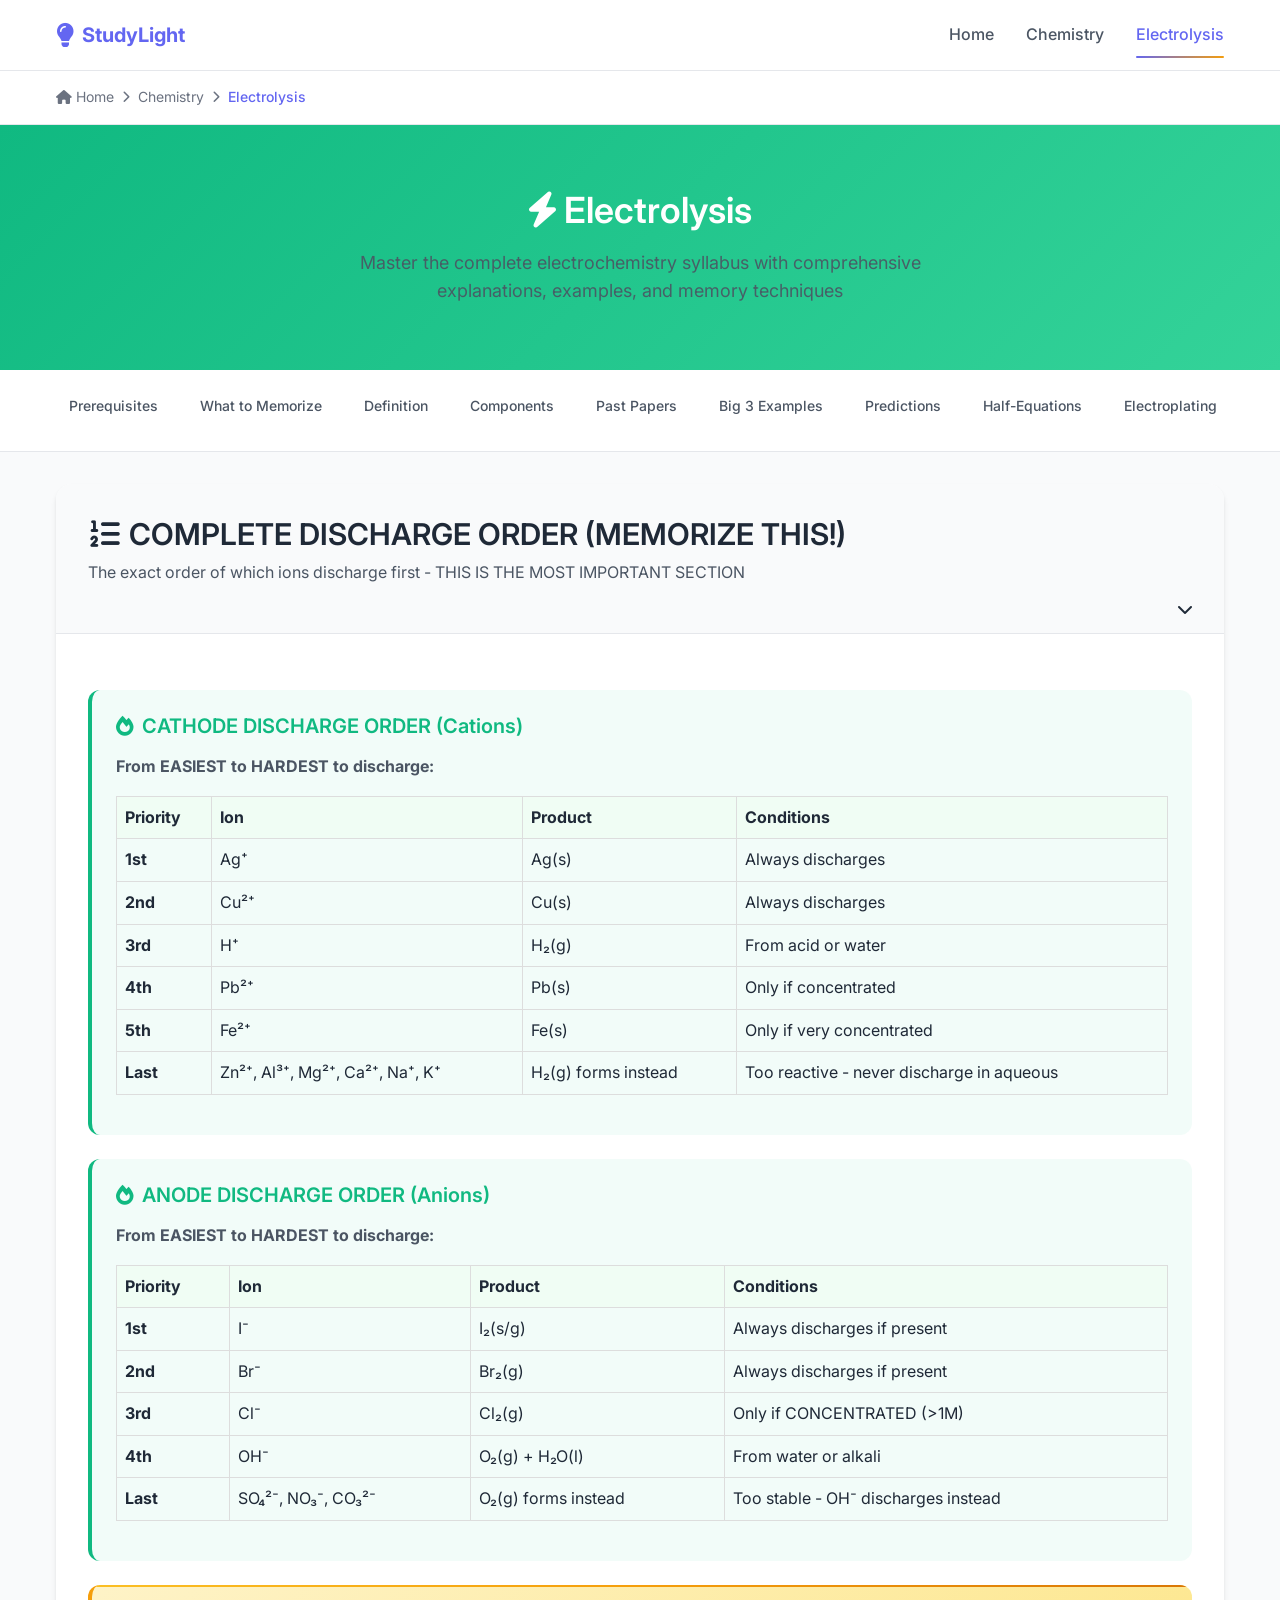
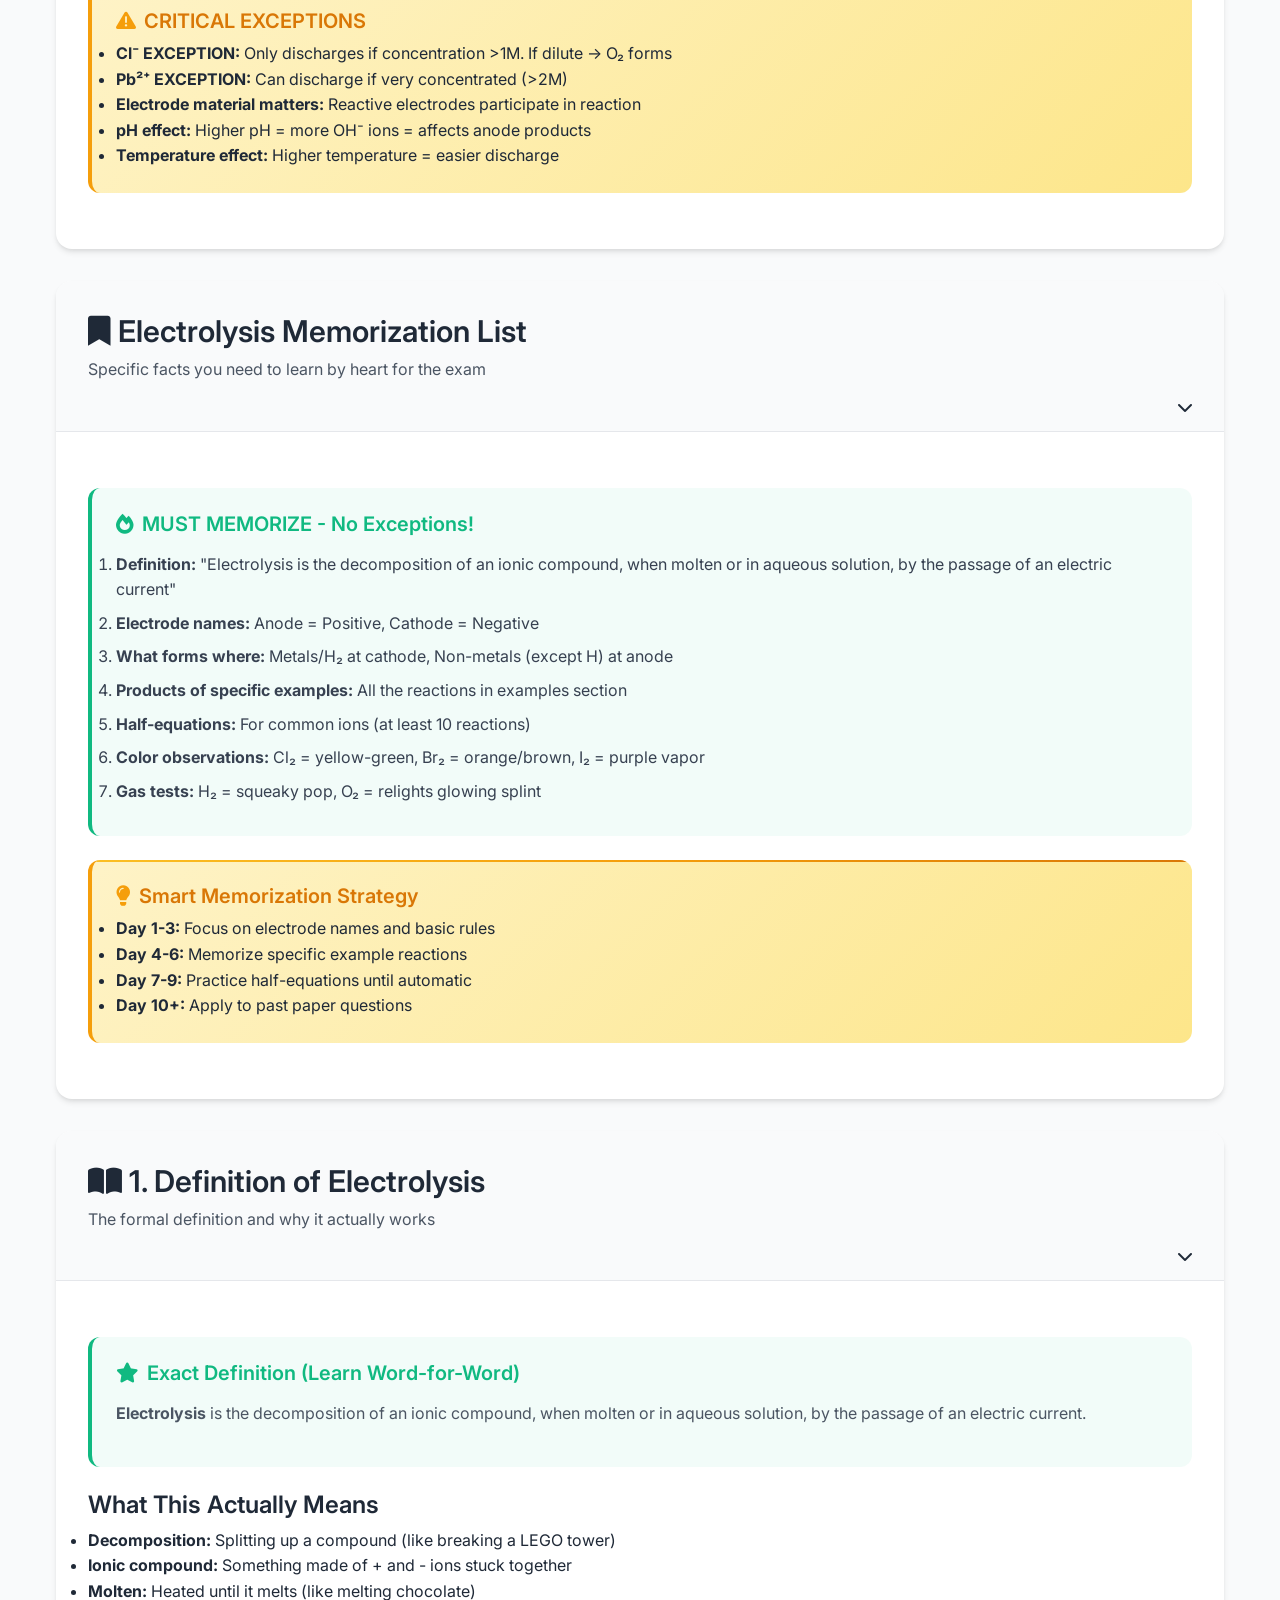
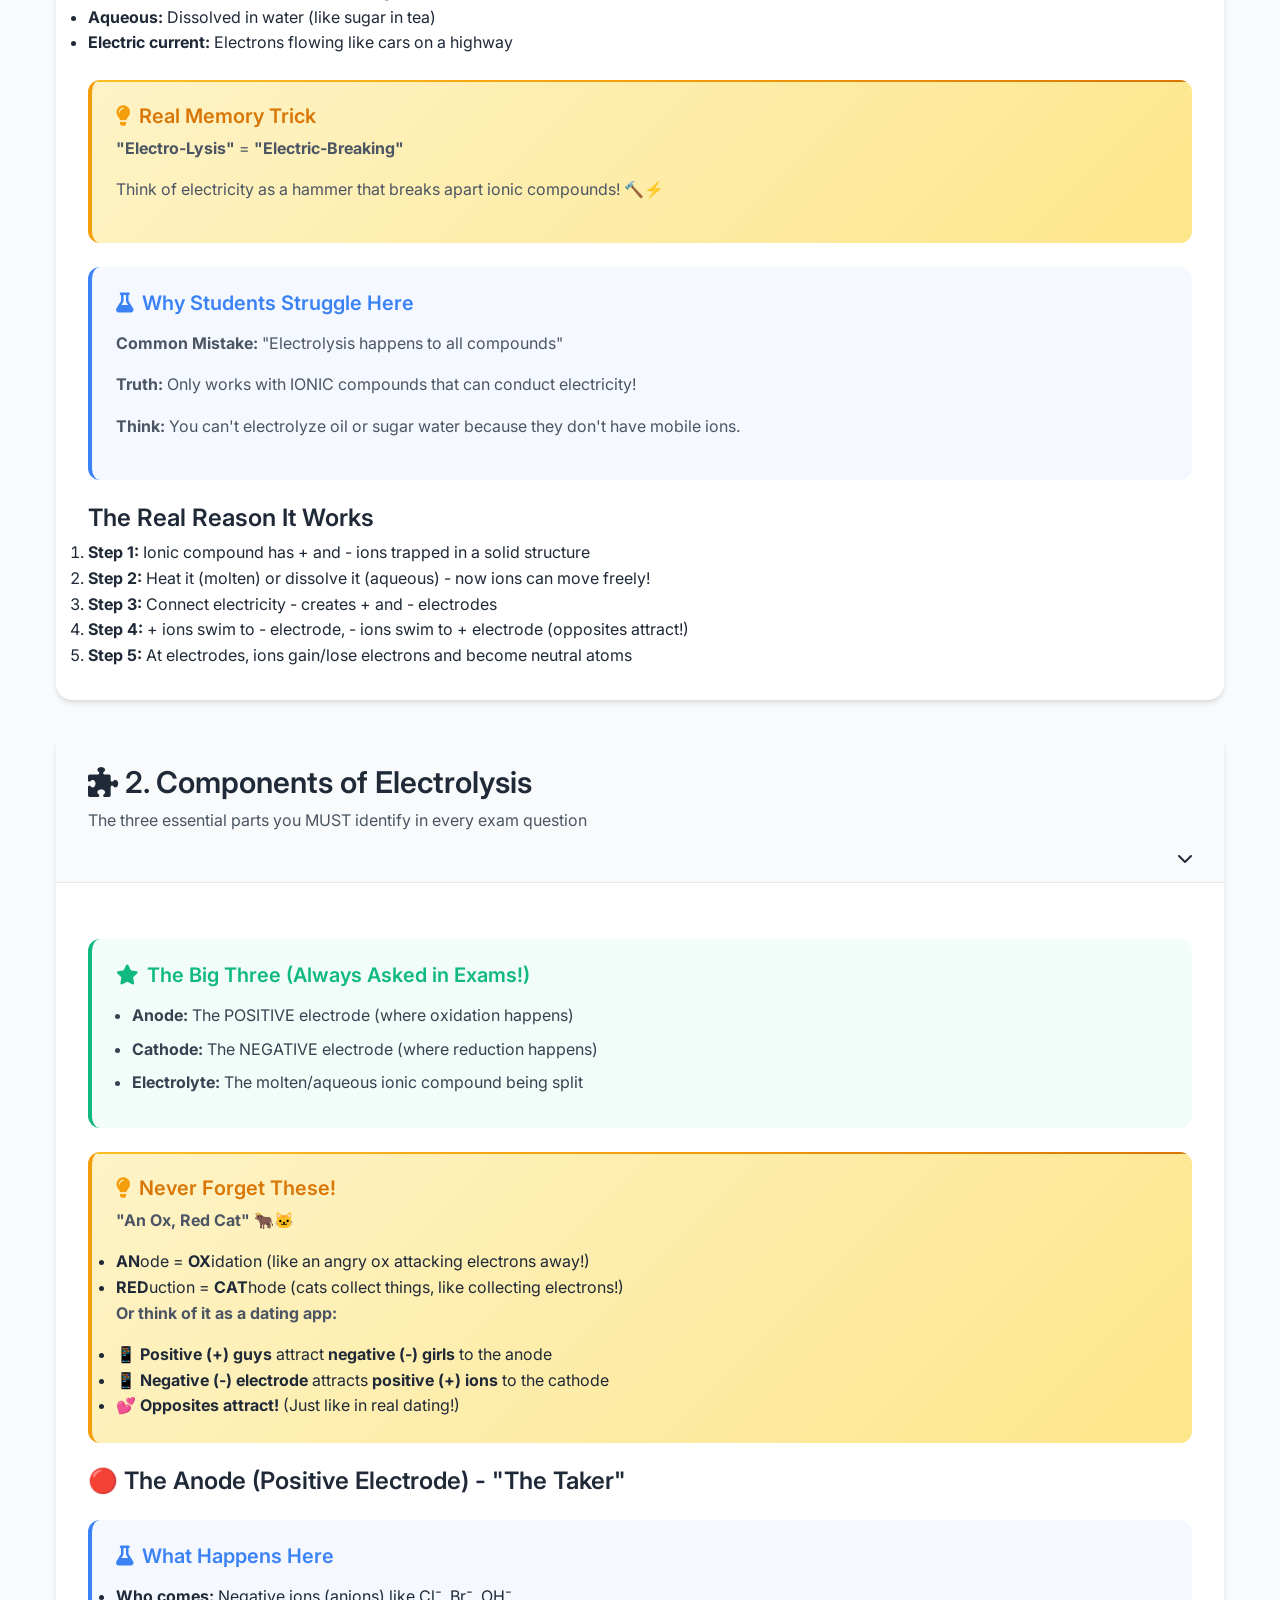
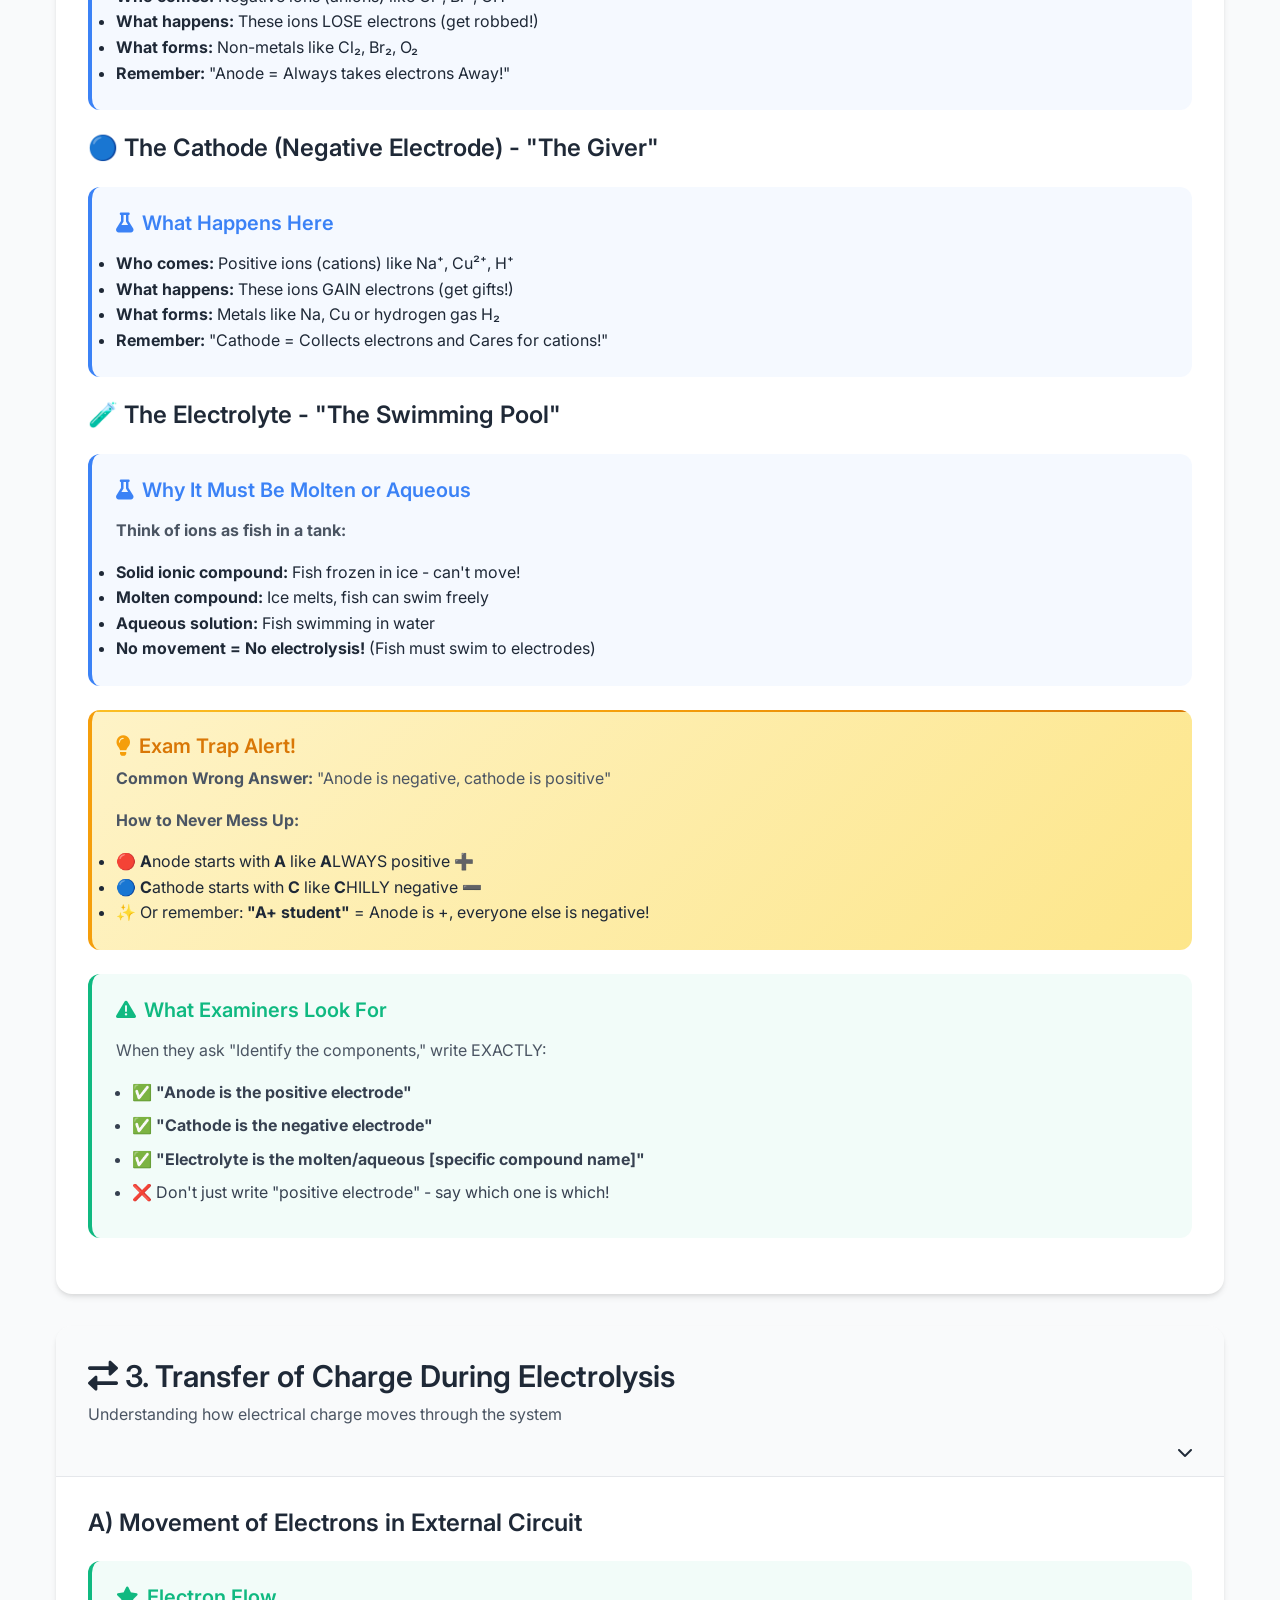
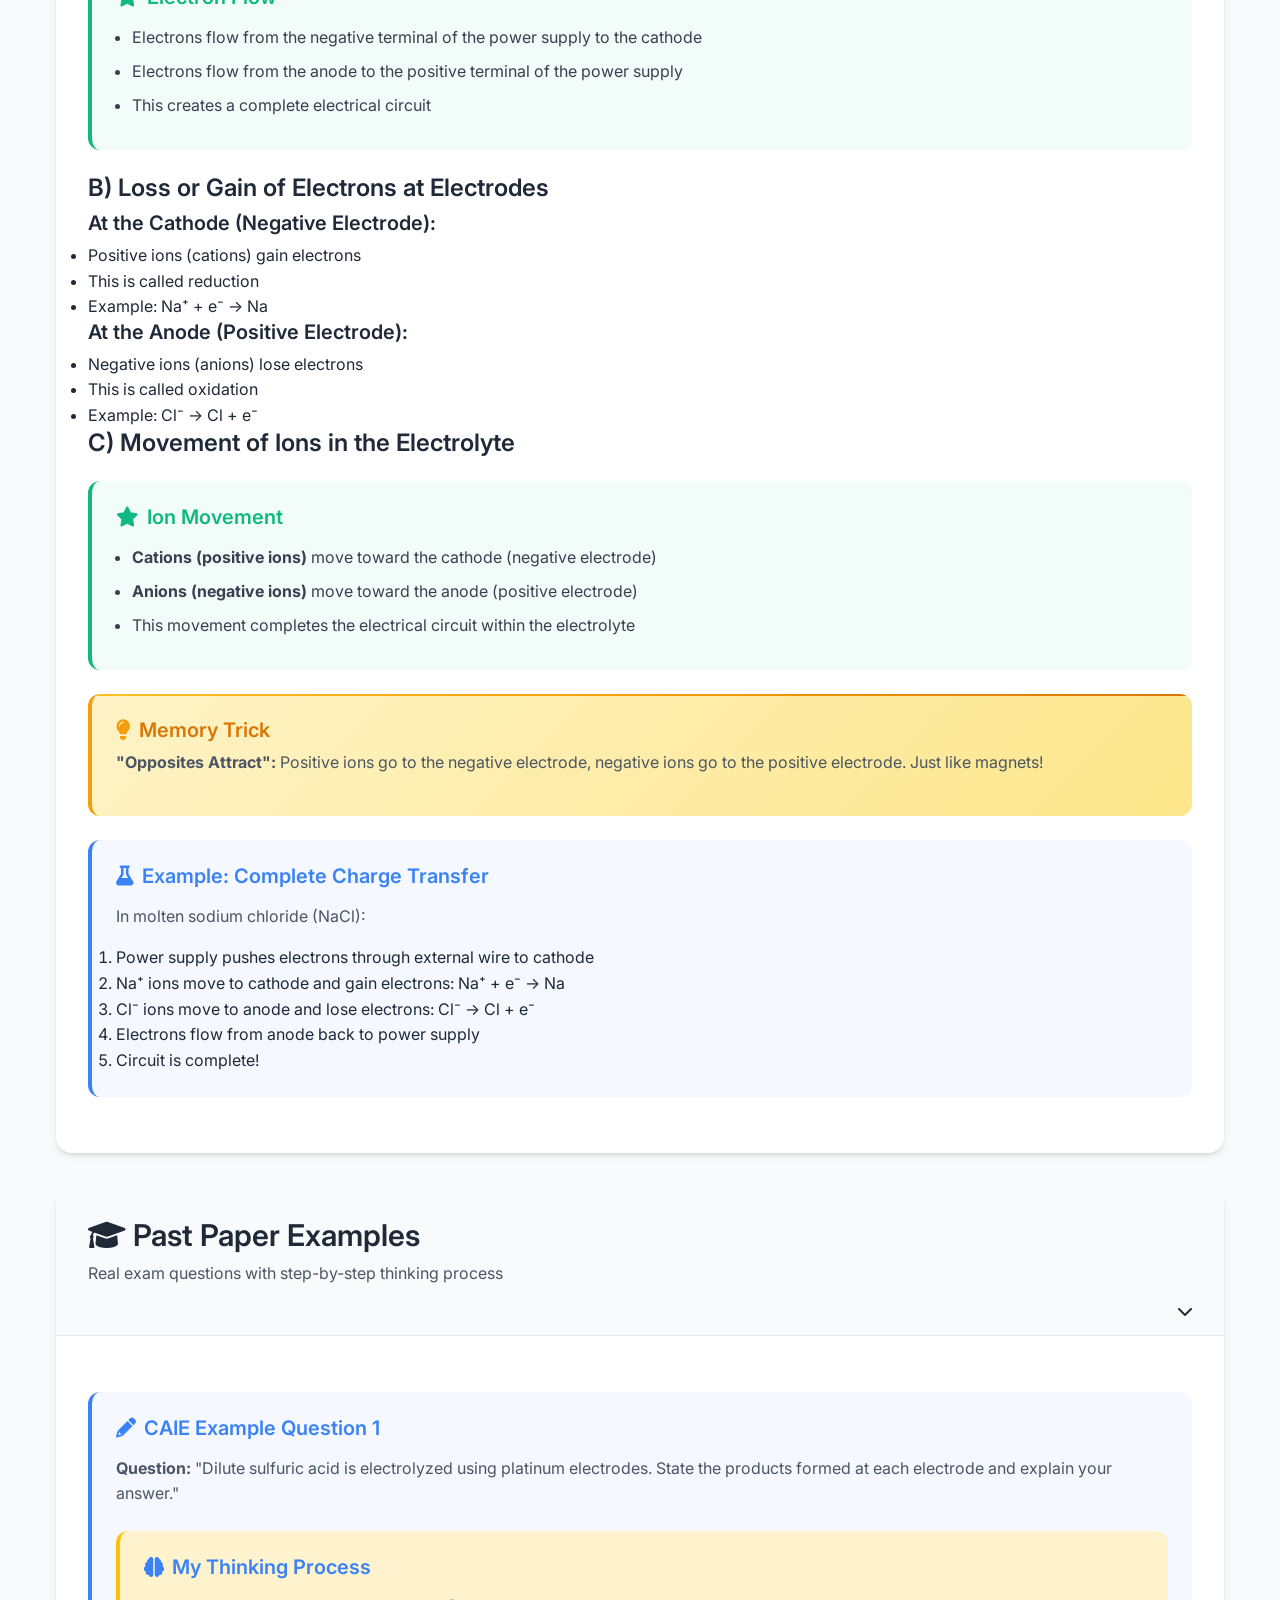
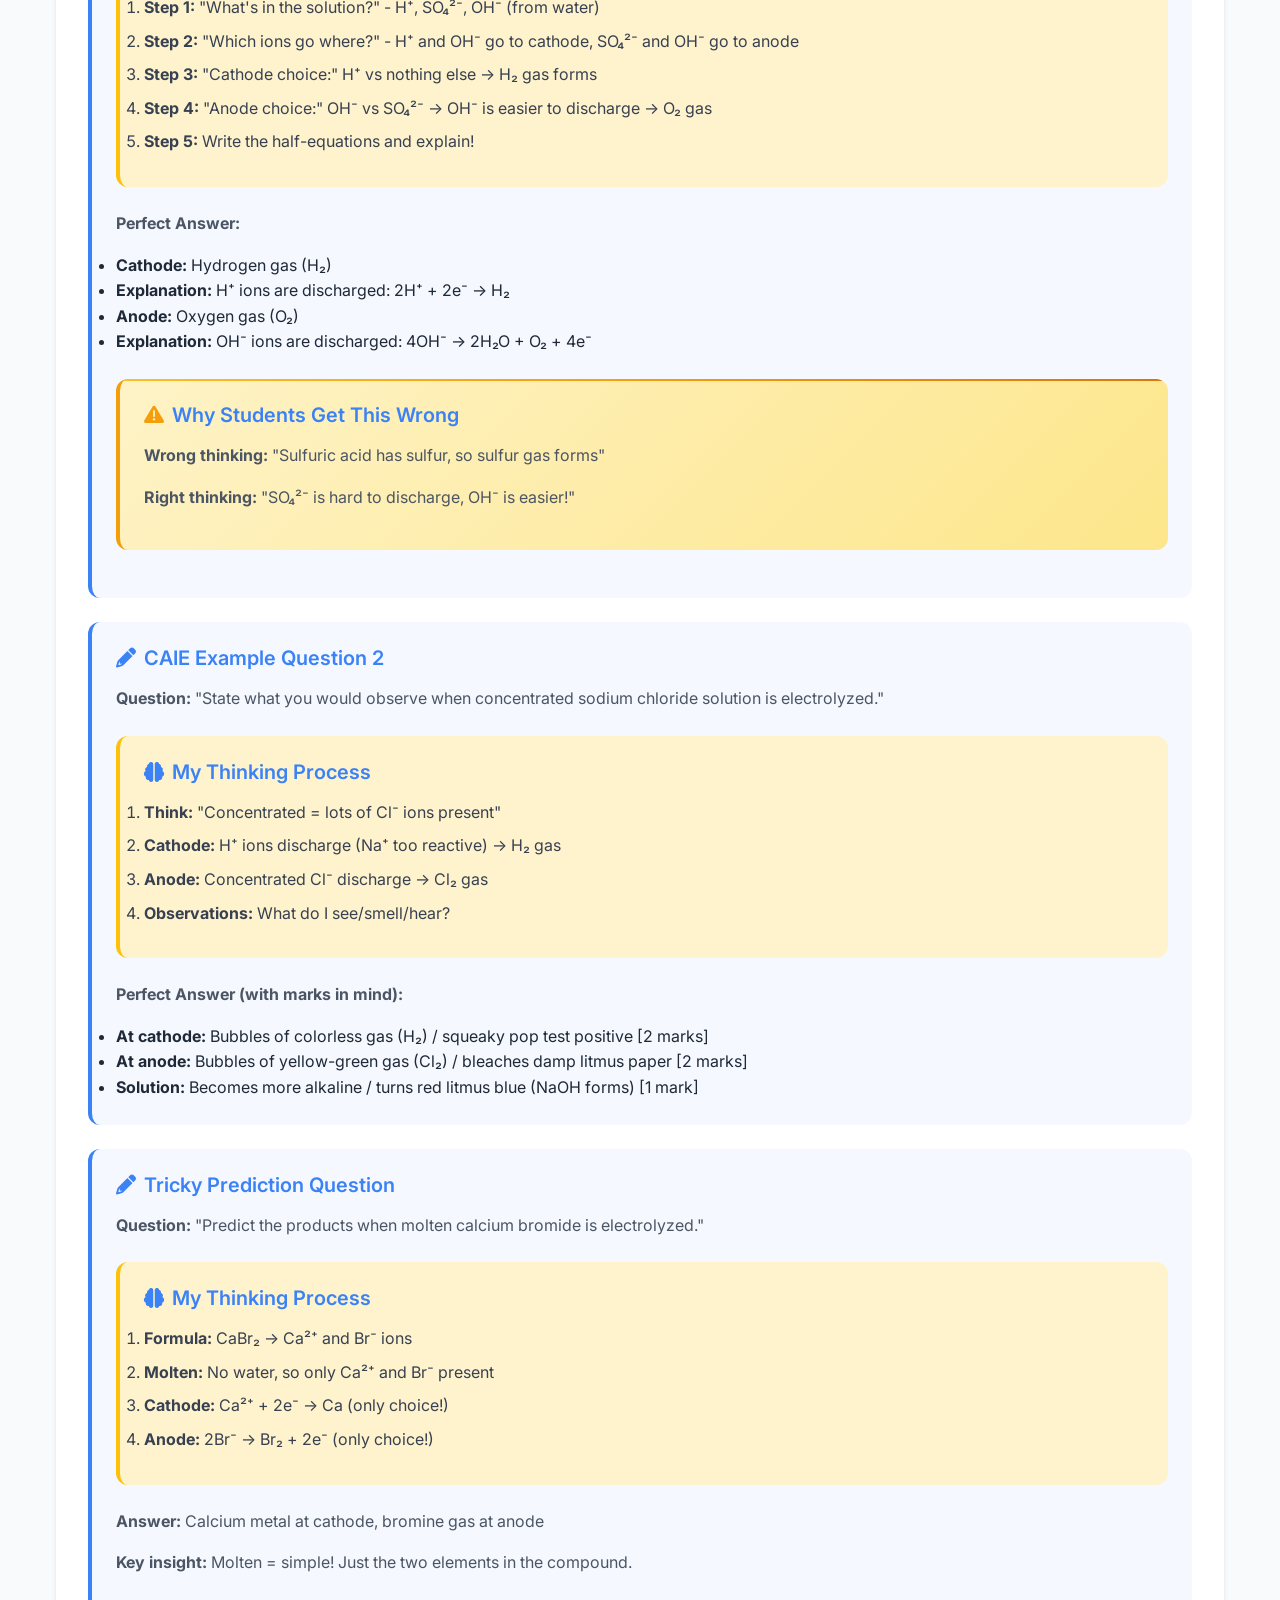
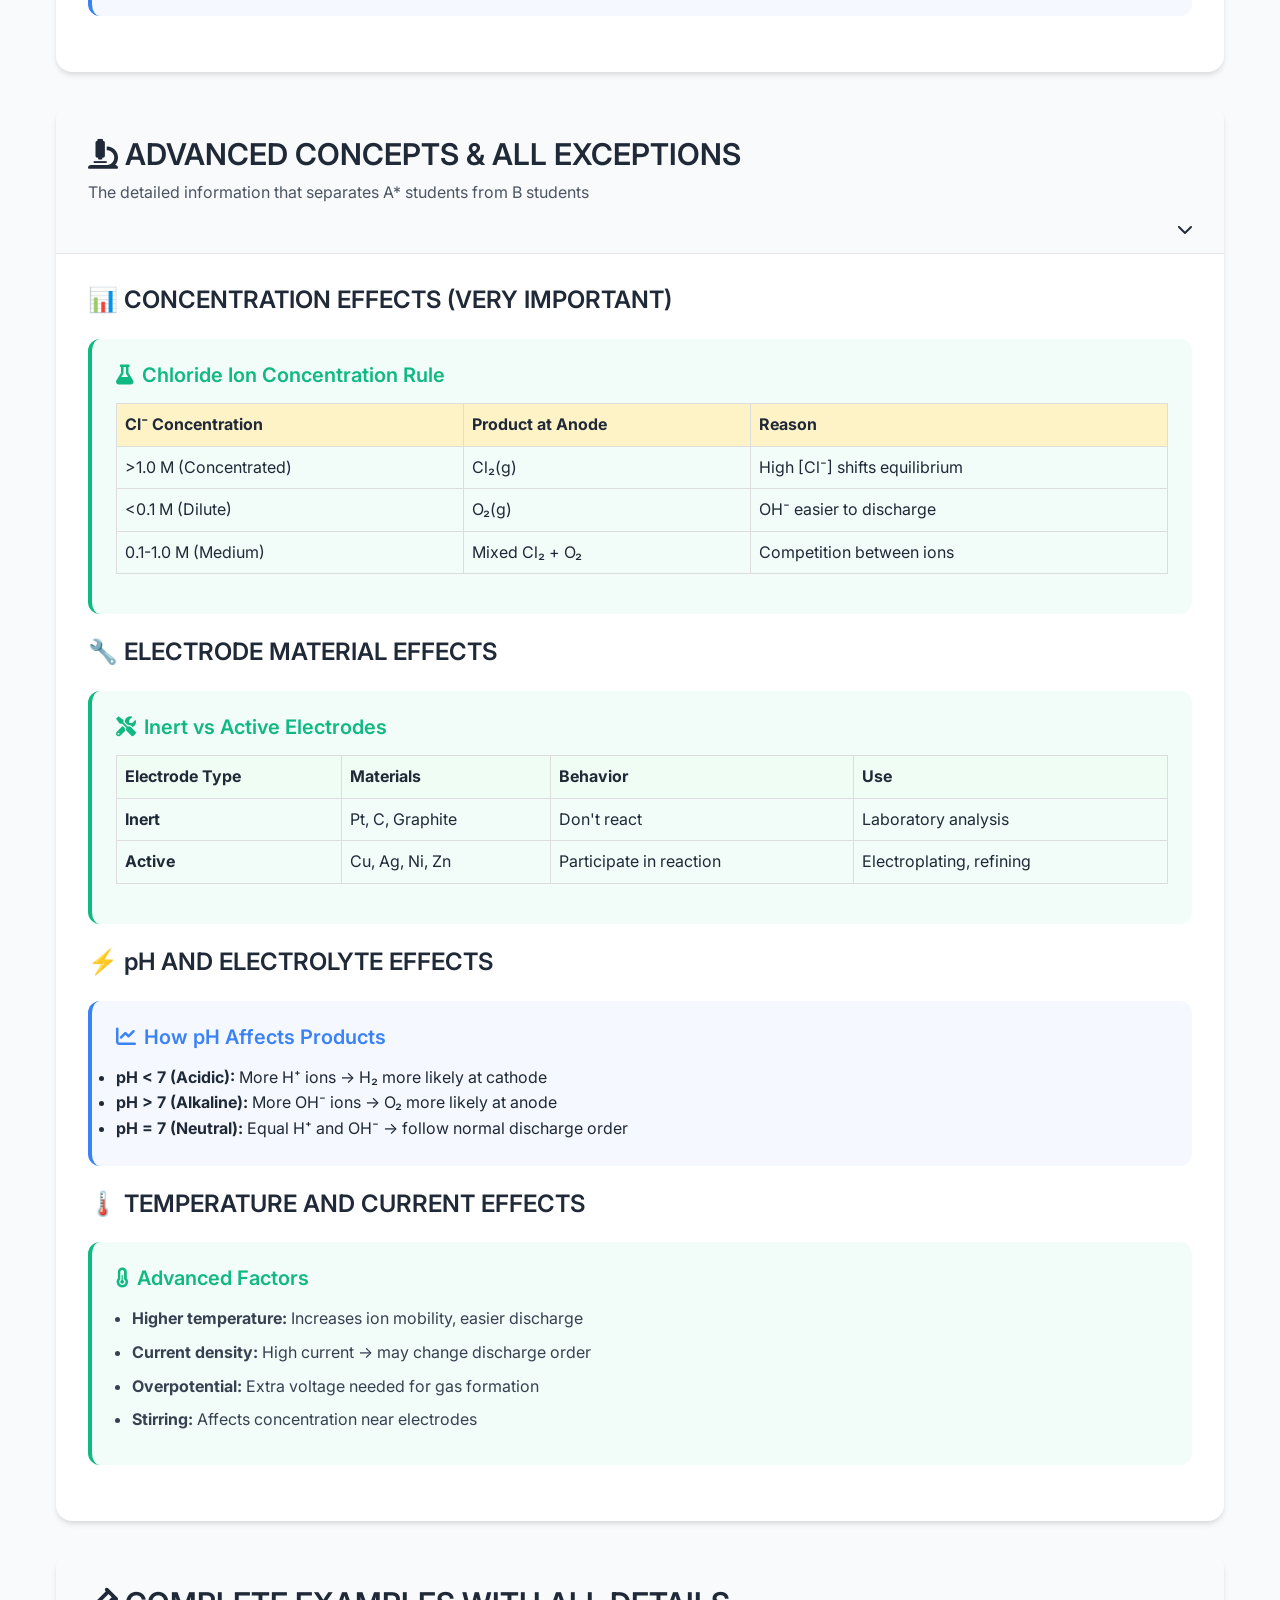
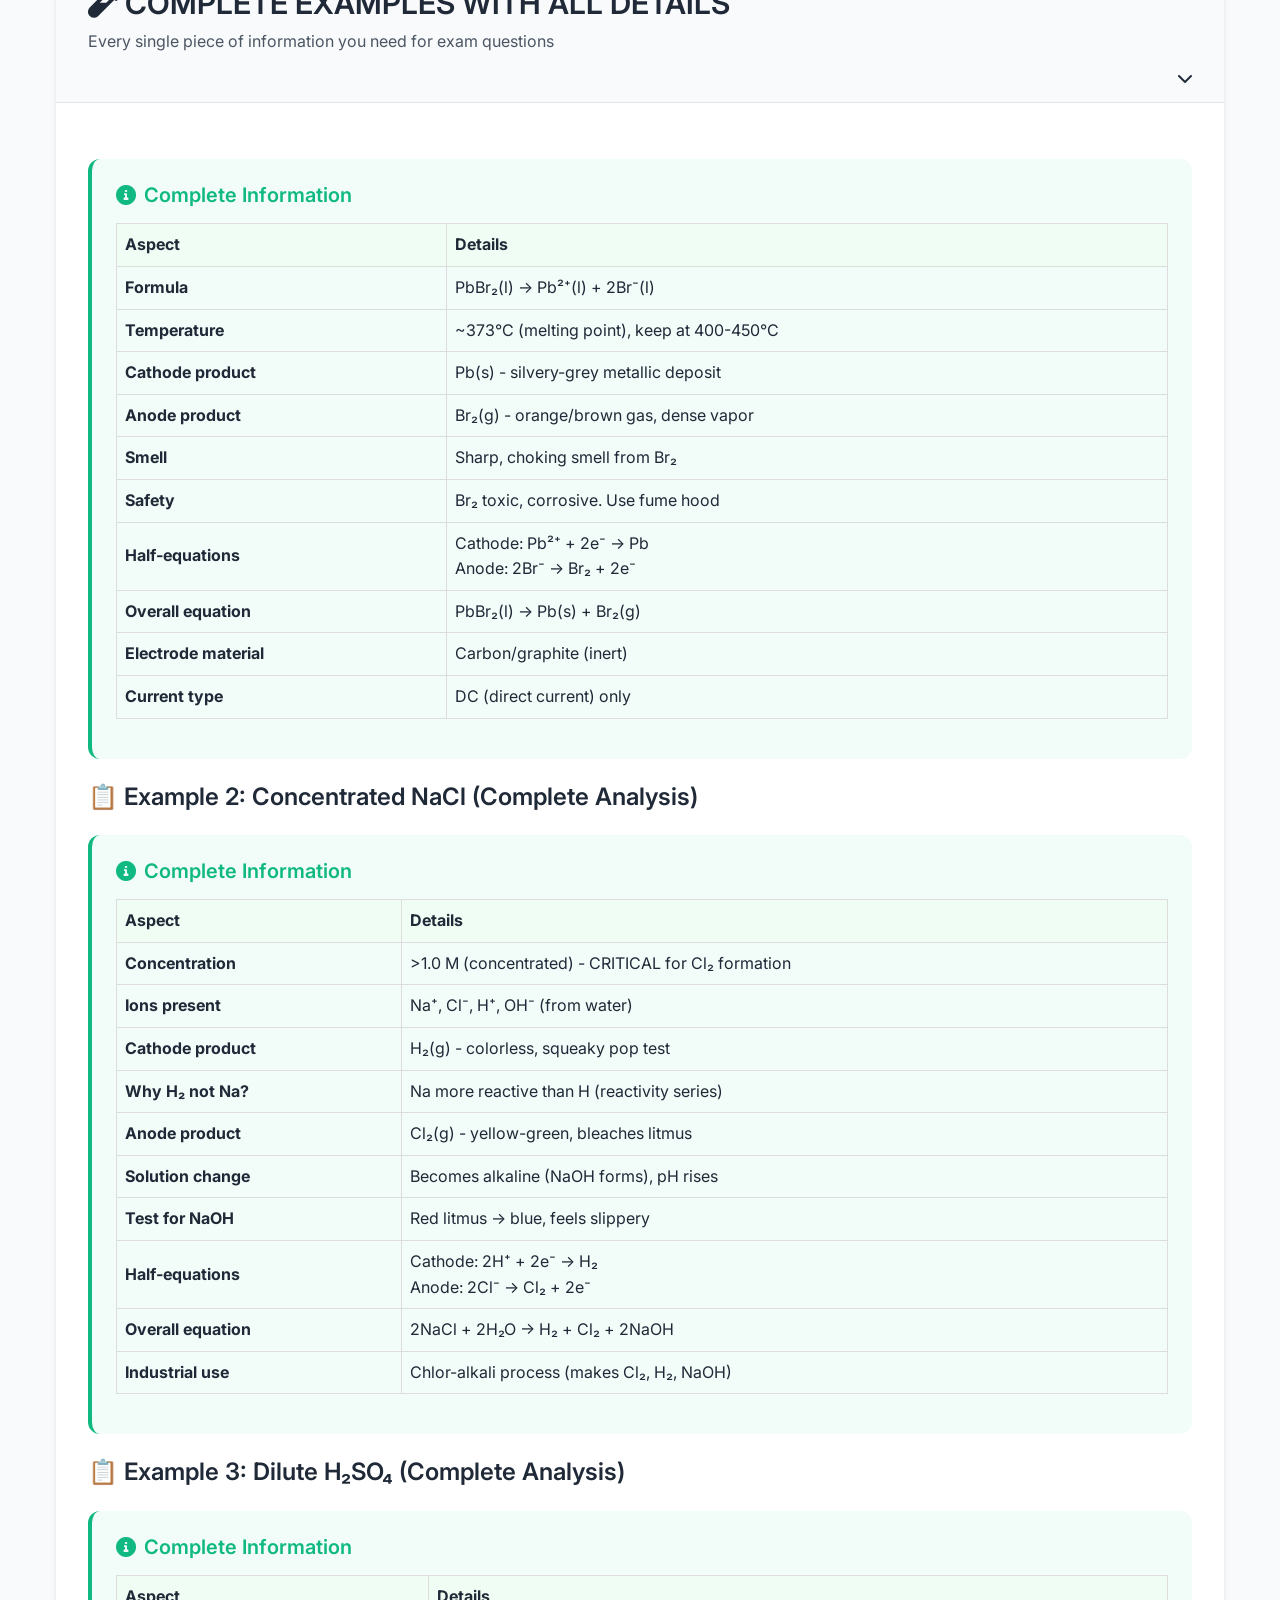
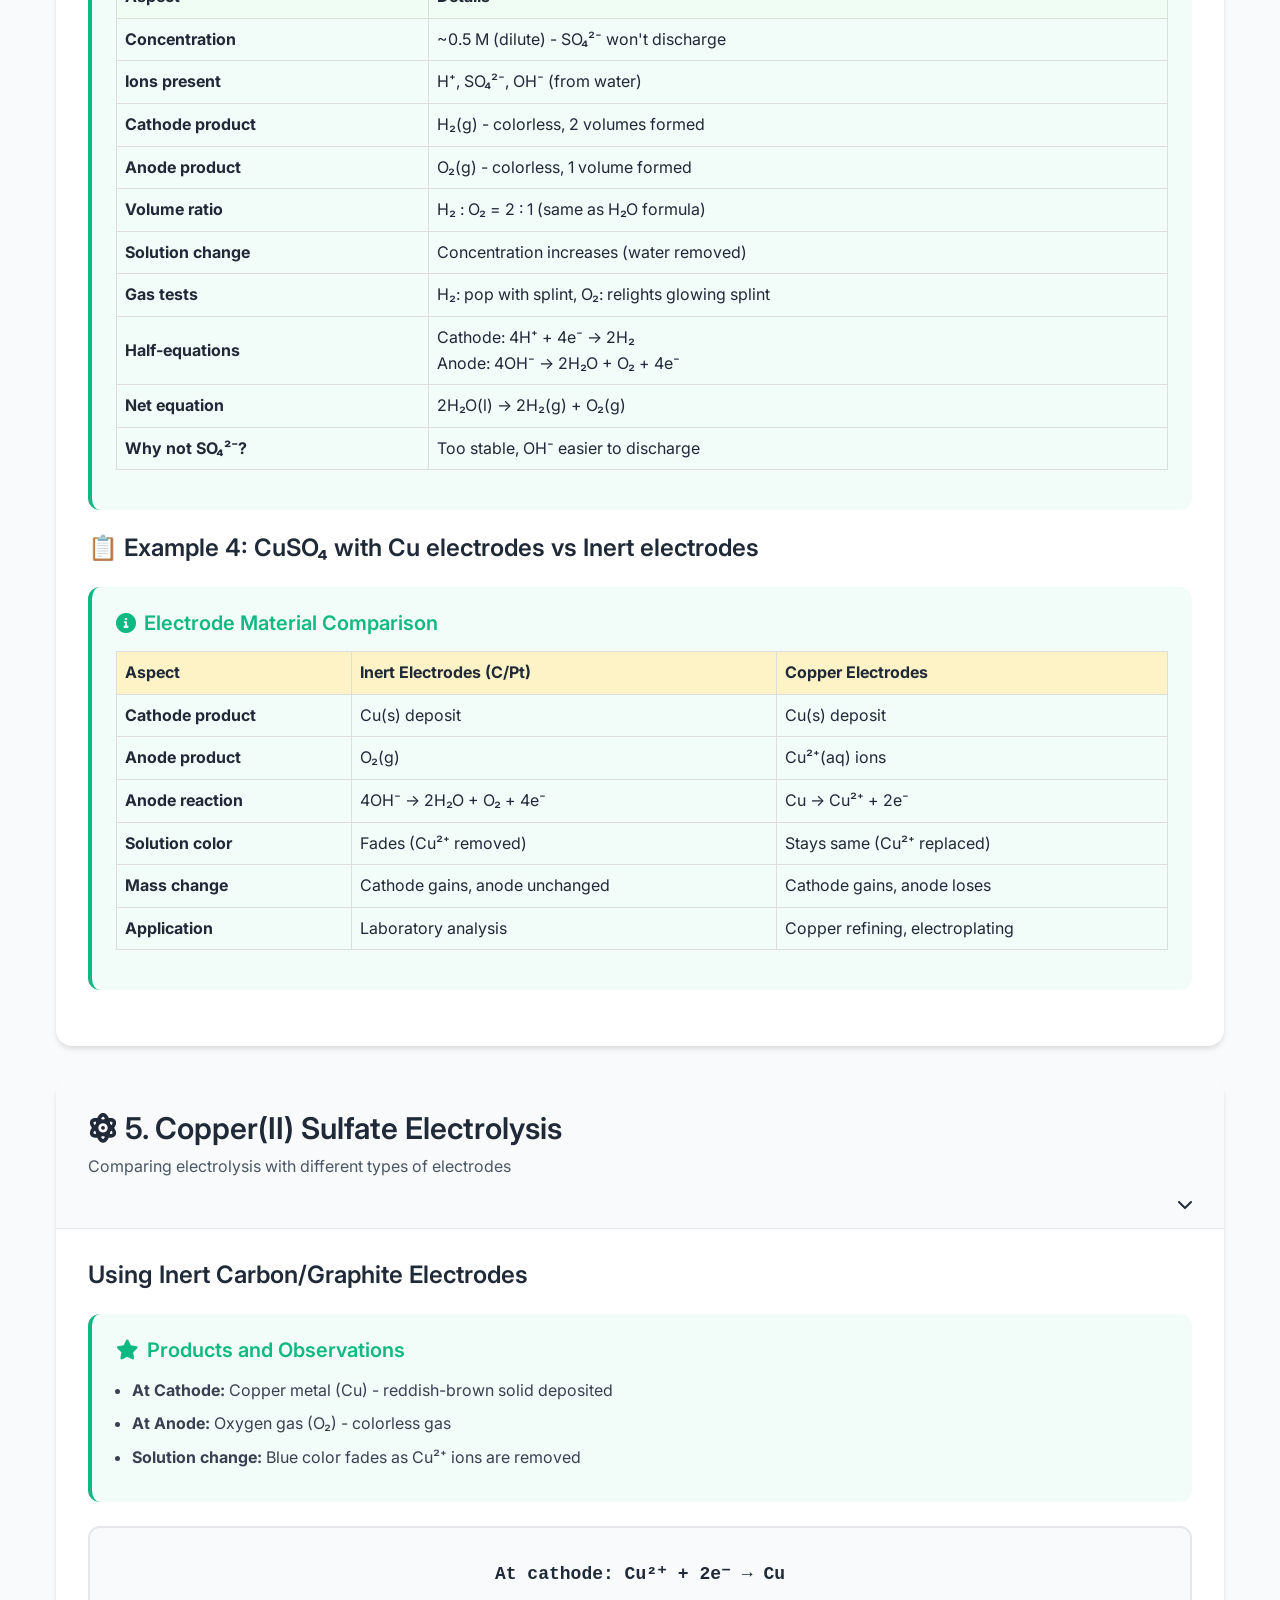
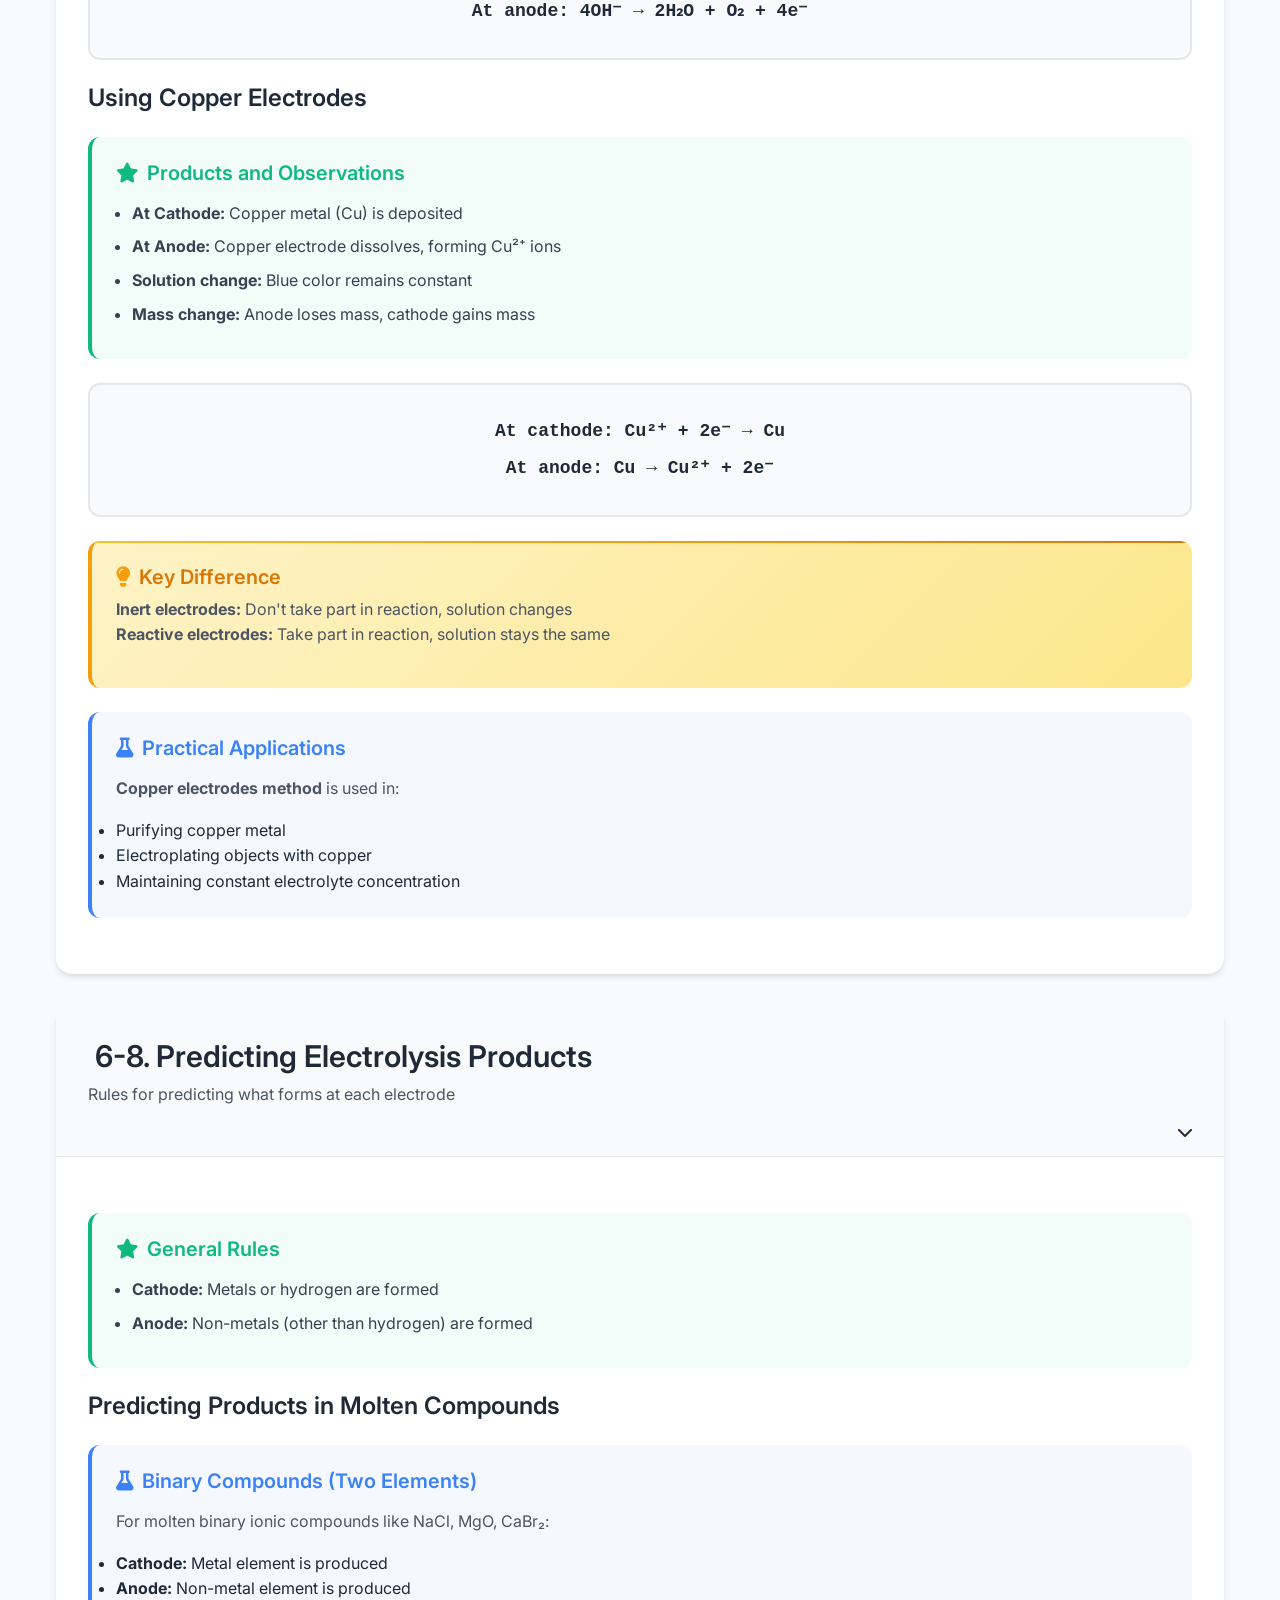
<file: studylight/electrolysis.html>
<!DOCTYPE html>
<html lang="en">
<head>
    <meta charset="UTF-8">
    <meta name="viewport" content="width=device-width, initial-scale=1.0">
    <title>Electrolysis - StudyLight</title>
    <link rel="stylesheet" href="css/style.css">
    <link rel="stylesheet" href="css/subject.css">
    <link href="https://fonts.googleapis.com/css2?family=Inter:wght@300;400;500;600;700&display=swap" rel="stylesheet">
    <link rel="stylesheet" href="https://cdnjs.cloudflare.com/ajax/libs/font-awesome/6.0.0/css/all.min.css">
</head>
<body class="content-page">
    <!-- Navigation -->
    <nav class="navbar">
        <div class="nav-container">
            <div class="nav-logo">
                <i class="fas fa-lightbulb"></i>
                <span>StudyLight</span>
            </div>
            <div class="nav-links">
                <a href="index.html" class="nav-link">Home</a>
                <a href="chemistry.html" class="nav-link">Chemistry</a>
                <a href="electrolysis.html" class="nav-link active">Electrolysis</a>
            </div>
            <div class="nav-toggle">
                <span></span>
                <span></span>
                <span></span>
            </div>
        </div>
    </nav>

    <!-- Breadcrumb -->
    <div class="breadcrumb">
        <div class="container">
            <a href="index.html"><i class="fas fa-home"></i> Home</a>
            <i class="fas fa-chevron-right"></i>
            <a href="chemistry.html">Chemistry</a>
            <i class="fas fa-chevron-right"></i>
            <span>Electrolysis</span>
        </div>
    </div>

    <!-- Content Header -->
    <section class="content-header">
        <div class="container">
            <h1><i class="fas fa-bolt"></i> Electrolysis</h1>
            <p>Master the complete electrochemistry syllabus with comprehensive explanations, examples, and memory techniques</p>
        </div>
    </section>

    <!-- Content Navigation -->
    <div class="content-nav">
        <div class="container">
            <div class="nav-items">
                <a href="#prerequisites" class="nav-item active">Prerequisites</a>
                <a href="#memorize" class="nav-item">What to Memorize</a>
                <a href="#definition" class="nav-item">Definition</a>
                <a href="#components" class="nav-item">Components</a>
                <a href="#past-papers" class="nav-item">Past Papers</a>
                <a href="#examples" class="nav-item">Big 3 Examples</a>
                <a href="#predictions" class="nav-item">Predictions</a>
                <a href="#equations" class="nav-item">Half-Equations</a>
                <a href="#electroplating" class="nav-item">Electroplating</a>
                <a href="#mistakes" class="nav-item">Common Mistakes</a>
                <a href="#reference" class="nav-item">Quick Reference</a>
            </div>
        </div>
    </div>

    <!-- Main Content -->
    <div class="container">
        <!-- Complete Discharge Order -->
        <section id="discharge-order" class="content-section">
            <div class="section-header-content">
                <h2><i class="fas fa-list-ol"></i> COMPLETE DISCHARGE ORDER (MEMORIZE THIS!)</h2>
                <p>The exact order of which ions discharge first - THIS IS THE MOST IMPORTANT SECTION</p>
            </div>
            <div class="section-body">
                <div class="key-points">
                    <h4><i class="fas fa-fire"></i> CATHODE DISCHARGE ORDER (Cations)</h4>
                    <p><strong>From EASIEST to HARDEST to discharge:</strong></p>
                    <table style="width: 100%; border-collapse: collapse; margin: 1rem 0;">
                        <tr style="background: #f0fdf4; font-weight: bold;">
                            <td style="padding: 0.5rem; border: 1px solid #ddd;">Priority</td>
                            <td style="padding: 0.5rem; border: 1px solid #ddd;">Ion</td>
                            <td style="padding: 0.5rem; border: 1px solid #ddd;">Product</td>
                            <td style="padding: 0.5rem; border: 1px solid #ddd;">Conditions</td>
                        </tr>
                        <tr>
                            <td style="padding: 0.5rem; border: 1px solid #ddd;"><strong>1st</strong></td>
                            <td style="padding: 0.5rem; border: 1px solid #ddd;">Ag⁺</td>
                            <td style="padding: 0.5rem; border: 1px solid #ddd;">Ag(s)</td>
                            <td style="padding: 0.5rem; border: 1px solid #ddd;">Always discharges</td>
                        </tr>
                        <tr>
                            <td style="padding: 0.5rem; border: 1px solid #ddd;"><strong>2nd</strong></td>
                            <td style="padding: 0.5rem; border: 1px solid #ddd;">Cu²⁺</td>
                            <td style="padding: 0.5rem; border: 1px solid #ddd;">Cu(s)</td>
                            <td style="padding: 0.5rem; border: 1px solid #ddd;">Always discharges</td>
                        </tr>
                        <tr>
                            <td style="padding: 0.5rem; border: 1px solid #ddd;"><strong>3rd</strong></td>
                            <td style="padding: 0.5rem; border: 1px solid #ddd;">H⁺</td>
                            <td style="padding: 0.5rem; border: 1px solid #ddd;">H₂(g)</td>
                            <td style="padding: 0.5rem; border: 1px solid #ddd;">From acid or water</td>
                        </tr>
                        <tr>
                            <td style="padding: 0.5rem; border: 1px solid #ddd;"><strong>4th</strong></td>
                            <td style="padding: 0.5rem; border: 1px solid #ddd;">Pb²⁺</td>
                            <td style="padding: 0.5rem; border: 1px solid #ddd;">Pb(s)</td>
                            <td style="padding: 0.5rem; border: 1px solid #ddd;">Only if concentrated</td>
                        </tr>
                        <tr>
                            <td style="padding: 0.5rem; border: 1px solid #ddd;"><strong>5th</strong></td>
                            <td style="padding: 0.5rem; border: 1px solid #ddd;">Fe²⁺</td>
                            <td style="padding: 0.5rem; border: 1px solid #ddd;">Fe(s)</td>
                            <td style="padding: 0.5rem; border: 1px solid #ddd;">Only if very concentrated</td>
                        </tr>
                        <tr>
                            <td style="padding: 0.5rem; border: 1px solid #ddd;"><strong>Last</strong></td>
                            <td style="padding: 0.5rem; border: 1px solid #ddd;">Zn²⁺, Al³⁺, Mg²⁺, Ca²⁺, Na⁺, K⁺</td>
                            <td style="padding: 0.5rem; border: 1px solid #ddd;">H₂(g) forms instead</td>
                            <td style="padding: 0.5rem; border: 1px solid #ddd;">Too reactive - never discharge in aqueous</td>
                        </tr>
                    </table>
                </div>

                <div class="key-points">
                    <h4><i class="fas fa-fire"></i> ANODE DISCHARGE ORDER (Anions)</h4>
                    <p><strong>From EASIEST to HARDEST to discharge:</strong></p>
                    <table style="width: 100%; border-collapse: collapse; margin: 1rem 0;">
                        <tr style="background: #f0fdf4; font-weight: bold;">
                            <td style="padding: 0.5rem; border: 1px solid #ddd;">Priority</td>
                            <td style="padding: 0.5rem; border: 1px solid #ddd;">Ion</td>
                            <td style="padding: 0.5rem; border: 1px solid #ddd;">Product</td>
                            <td style="padding: 0.5rem; border: 1px solid #ddd;">Conditions</td>
                        </tr>
                        <tr>
                            <td style="padding: 0.5rem; border: 1px solid #ddd;"><strong>1st</strong></td>
                            <td style="padding: 0.5rem; border: 1px solid #ddd;">I⁻</td>
                            <td style="padding: 0.5rem; border: 1px solid #ddd;">I₂(s/g)</td>
                            <td style="padding: 0.5rem; border: 1px solid #ddd;">Always discharges if present</td>
                        </tr>
                        <tr>
                            <td style="padding: 0.5rem; border: 1px solid #ddd;"><strong>2nd</strong></td>
                            <td style="padding: 0.5rem; border: 1px solid #ddd;">Br⁻</td>
                            <td style="padding: 0.5rem; border: 1px solid #ddd;">Br₂(g)</td>
                            <td style="padding: 0.5rem; border: 1px solid #ddd;">Always discharges if present</td>
                        </tr>
                        <tr>
                            <td style="padding: 0.5rem; border: 1px solid #ddd;"><strong>3rd</strong></td>
                            <td style="padding: 0.5rem; border: 1px solid #ddd;">Cl⁻</td>
                            <td style="padding: 0.5rem; border: 1px solid #ddd;">Cl₂(g)</td>
                            <td style="padding: 0.5rem; border: 1px solid #ddd;">Only if CONCENTRATED (>1M)</td>
                        </tr>
                        <tr>
                            <td style="padding: 0.5rem; border: 1px solid #ddd;"><strong>4th</strong></td>
                            <td style="padding: 0.5rem; border: 1px solid #ddd;">OH⁻</td>
                            <td style="padding: 0.5rem; border: 1px solid #ddd;">O₂(g) + H₂O(l)</td>
                            <td style="padding: 0.5rem; border: 1px solid #ddd;">From water or alkali</td>
                        </tr>
                        <tr>
                            <td style="padding: 0.5rem; border: 1px solid #ddd;"><strong>Last</strong></td>
                            <td style="padding: 0.5rem; border: 1px solid #ddd;">SO₄²⁻, NO₃⁻, CO₃²⁻</td>
                            <td style="padding: 0.5rem; border: 1px solid #ddd;">O₂(g) forms instead</td>
                            <td style="padding: 0.5rem; border: 1px solid #ddd;">Too stable - OH⁻ discharges instead</td>
                        </tr>
                    </table>
                </div>

                <div class="memory-tip">
                    <h4><i class="fas fa-exclamation-triangle"></i> CRITICAL EXCEPTIONS</h4>
                    <ul>
                        <li><strong>Cl⁻ EXCEPTION:</strong> Only discharges if concentration >1M. If dilute → O₂ forms</li>
                        <li><strong>Pb²⁺ EXCEPTION:</strong> Can discharge if very concentrated (>2M)</li>
                        <li><strong>Electrode material matters:</strong> Reactive electrodes participate in reaction</li>
                        <li><strong>pH effect:</strong> Higher pH = more OH⁻ ions = affects anode products</li>
                        <li><strong>Temperature effect:</strong> Higher temperature = easier discharge</li>
                    </ul>
                </div>
            </div>
        </section>

        <!-- What to Memorize -->
        <section id="memorize" class="content-section">
            <div class="section-header-content">
                <h2><i class="fas fa-bookmark"></i> Electrolysis Memorization List</h2>
                <p>Specific facts you need to learn by heart for the exam</p>
            </div>
            <div class="section-body">
                <div class="key-points">
                    <h4><i class="fas fa-fire"></i> MUST MEMORIZE - No Exceptions!</h4>
                    <ol>
                        <li><strong>Definition:</strong> "Electrolysis is the decomposition of an ionic compound, when molten or in aqueous solution, by the passage of an electric current"</li>
                        <li><strong>Electrode names:</strong> Anode = Positive, Cathode = Negative</li>
                        <li><strong>What forms where:</strong> Metals/H₂ at cathode, Non-metals (except H) at anode</li>
                        <li><strong>Products of specific examples:</strong> All the reactions in examples section</li>
                        <li><strong>Half-equations:</strong> For common ions (at least 10 reactions)</li>
                        <li><strong>Color observations:</strong> Cl₂ = yellow-green, Br₂ = orange/brown, I₂ = purple vapor</li>
                        <li><strong>Gas tests:</strong> H₂ = squeaky pop, O₂ = relights glowing splint</li>
                    </ol>
                </div>

                <div class="memory-tip">
                    <h4><i class="fas fa-lightbulb"></i> Smart Memorization Strategy</h4>
                    <ul>
                        <li><strong>Day 1-3:</strong> Focus on electrode names and basic rules</li>
                        <li><strong>Day 4-6:</strong> Memorize specific example reactions</li>
                        <li><strong>Day 7-9:</strong> Practice half-equations until automatic</li>
                        <li><strong>Day 10+:</strong> Apply to past paper questions</li>
                    </ul>
                </div>
            </div>
        </section>

        <!-- 1. Definition -->
        <section id="definition" class="content-section">
            <div class="section-header-content">
                <h2><i class="fas fa-book-open"></i> 1. Definition of Electrolysis</h2>
                <p>The formal definition and why it actually works</p>
            </div>
            <div class="section-body">
                <div class="key-points">
                    <h4><i class="fas fa-star"></i> Exact Definition (Learn Word-for-Word)</h4>
                    <p><strong>Electrolysis</strong> is the decomposition of an ionic compound, when molten or in aqueous solution, by the passage of an electric current.</p>
                </div>

                <h3>What This Actually Means</h3>
                <ul>
                    <li><strong>Decomposition:</strong> Splitting up a compound (like breaking a LEGO tower)</li>
                    <li><strong>Ionic compound:</strong> Something made of + and - ions stuck together</li>
                    <li><strong>Molten:</strong> Heated until it melts (like melting chocolate)</li>
                    <li><strong>Aqueous:</strong> Dissolved in water (like sugar in tea)</li>
                    <li><strong>Electric current:</strong> Electrons flowing like cars on a highway</li>
                </ul>

                <div class="memory-tip">
                    <h4><i class="fas fa-lightbulb"></i> Real Memory Trick</h4>
                    <p><strong>"Electro-Lysis"</strong> = <strong>"Electric-Breaking"</strong></p>
                    <p>Think of electricity as a hammer that breaks apart ionic compounds! 🔨⚡</p>
                </div>

                <div class="example">
                    <h4><i class="fas fa-flask"></i> Why Students Struggle Here</h4>
                    <p><strong>Common Mistake:</strong> "Electrolysis happens to all compounds"</p>
                    <p><strong>Truth:</strong> Only works with IONIC compounds that can conduct electricity!</p>
                    <p><strong>Think:</strong> You can't electrolyze oil or sugar water because they don't have mobile ions.</p>
                </div>

                <h3>The Real Reason It Works</h3>
                <ol>
                    <li><strong>Step 1:</strong> Ionic compound has + and - ions trapped in a solid structure</li>
                    <li><strong>Step 2:</strong> Heat it (molten) or dissolve it (aqueous) - now ions can move freely!</li>
                    <li><strong>Step 3:</strong> Connect electricity - creates + and - electrodes</li>
                    <li><strong>Step 4:</strong> + ions swim to - electrode, - ions swim to + electrode (opposites attract!)</li>
                    <li><strong>Step 5:</strong> At electrodes, ions gain/lose electrons and become neutral atoms</li>
                </ol>
            </div>
        </section>

        <!-- 2. Components -->
        <section id="components" class="content-section">
            <div class="section-header-content">
                <h2><i class="fas fa-puzzle-piece"></i> 2. Components of Electrolysis</h2>
                <p>The three essential parts you MUST identify in every exam question</p>
            </div>
            <div class="section-body">
                <div class="key-points">
                    <h4><i class="fas fa-star"></i> The Big Three (Always Asked in Exams!)</h4>
                    <ul>
                        <li><strong>Anode:</strong> The POSITIVE electrode (where oxidation happens)</li>
                        <li><strong>Cathode:</strong> The NEGATIVE electrode (where reduction happens)</li>
                        <li><strong>Electrolyte:</strong> The molten/aqueous ionic compound being split</li>
                    </ul>
                </div>

                <div class="memory-tip">
                    <h4><i class="fas fa-lightbulb"></i> Never Forget These!</h4>
                    <p><strong>"An Ox, Red Cat"</strong> 🐂🐱</p>
                    <ul>
                        <li><strong>AN</strong>ode = <strong>OX</strong>idation (like an angry ox attacking electrons away!)</li>
                        <li><strong>RED</strong>uction = <strong>CAT</strong>hode (cats collect things, like collecting electrons!)</li>
                    </ul>
                    
                    <p><strong>Or think of it as a dating app:</strong></p>
                    <ul>
                        <li>📱 <strong>Positive (+) guys</strong> attract <strong>negative (-) girls</strong> to the anode</li>
                        <li>📱 <strong>Negative (-) electrode</strong> attracts <strong>positive (+) ions</strong> to the cathode</li>
                        <li>💕 <strong>Opposites attract!</strong> (Just like in real dating!)</li>
                    </ul>
                </div>

                <h3>🔴 The Anode (Positive Electrode) - "The Taker"</h3>
                <div class="example">
                    <h4><i class="fas fa-flask"></i> What Happens Here</h4>
                    <ul>
                        <li><strong>Who comes:</strong> Negative ions (anions) like Cl⁻, Br⁻, OH⁻</li>
                        <li><strong>What happens:</strong> These ions LOSE electrons (get robbed!)</li>
                        <li><strong>What forms:</strong> Non-metals like Cl₂, Br₂, O₂</li>
                        <li><strong>Remember:</strong> "Anode = Always takes electrons Away!"</li>
                    </ul>
                </div>

                <h3>🔵 The Cathode (Negative Electrode) - "The Giver"</h3>
                <div class="example">
                    <h4><i class="fas fa-flask"></i> What Happens Here</h4>
                    <ul>
                        <li><strong>Who comes:</strong> Positive ions (cations) like Na⁺, Cu²⁺, H⁺</li>
                        <li><strong>What happens:</strong> These ions GAIN electrons (get gifts!)</li>
                        <li><strong>What forms:</strong> Metals like Na, Cu or hydrogen gas H₂</li>
                        <li><strong>Remember:</strong> "Cathode = Collects electrons and Cares for cations!"</li>
                    </ul>
                </div>

                <h3>🧪 The Electrolyte - "The Swimming Pool"</h3>
                <div class="example">
                    <h4><i class="fas fa-flask"></i> Why It Must Be Molten or Aqueous</h4>
                    <p><strong>Think of ions as fish in a tank:</strong></p>
                    <ul>
                        <li><strong>Solid ionic compound:</strong> Fish frozen in ice - can't move!</li>
                        <li><strong>Molten compound:</strong> Ice melts, fish can swim freely</li>
                        <li><strong>Aqueous solution:</strong> Fish swimming in water</li>
                        <li><strong>No movement = No electrolysis!</strong> (Fish must swim to electrodes)</li>
                    </ul>
                </div>

                <div class="memory-tip">
                    <h4><i class="fas fa-lightbulb"></i> Exam Trap Alert!</h4>
                    <p><strong>Common Wrong Answer:</strong> "Anode is negative, cathode is positive"</p>
                    <p><strong>How to Never Mess Up:</strong></p>
                    <ul>
                        <li>🔴 <strong>A</strong>node starts with <strong>A</strong> like <strong>A</strong>LWAYS positive ➕</li>
                        <li>🔵 <strong>C</strong>athode starts with <strong>C</strong> like <strong>C</strong>HILLY negative ➖</li>
                        <li>✨ Or remember: <strong>"A+ student"</strong> = Anode is +, everyone else is negative!</li>
                    </ul>
                </div>

                <div class="key-points">
                    <h4><i class="fas fa-warning"></i> What Examiners Look For</h4>
                    <p>When they ask "Identify the components," write EXACTLY:</p>
                    <ul>
                        <li>✅ <strong>"Anode is the positive electrode"</strong></li>
                        <li>✅ <strong>"Cathode is the negative electrode"</strong></li>
                        <li>✅ <strong>"Electrolyte is the molten/aqueous [specific compound name]"</strong></li>
                        <li>❌ Don't just write "positive electrode" - say which one is which!</li>
                    </ul>
                </div>
            </div>
        </section>

        <!-- 3. Charge Transfer -->
        <section id="charge-transfer" class="content-section">
            <div class="section-header-content">
                <h2><i class="fas fa-exchange-alt"></i> 3. Transfer of Charge During Electrolysis</h2>
                <p>Understanding how electrical charge moves through the system</p>
            </div>
            <div class="section-body">
                <h3>A) Movement of Electrons in External Circuit</h3>
                <div class="key-points">
                    <h4><i class="fas fa-star"></i> Electron Flow</h4>
                    <ul>
                        <li>Electrons flow from the negative terminal of the power supply to the cathode</li>
                        <li>Electrons flow from the anode to the positive terminal of the power supply</li>
                        <li>This creates a complete electrical circuit</li>
                    </ul>
                </div>

                <h3>B) Loss or Gain of Electrons at Electrodes</h3>
                <h4>At the Cathode (Negative Electrode):</h4>
                <ul>
                    <li>Positive ions (cations) gain electrons</li>
                    <li>This is called reduction</li>
                    <li>Example: Na⁺ + e⁻ → Na</li>
                </ul>

                <h4>At the Anode (Positive Electrode):</h4>
                <ul>
                    <li>Negative ions (anions) lose electrons</li>
                    <li>This is called oxidation</li>
                    <li>Example: Cl⁻ → Cl + e⁻</li>
                </ul>

                <h3>C) Movement of Ions in the Electrolyte</h3>
                <div class="key-points">
                    <h4><i class="fas fa-star"></i> Ion Movement</h4>
                    <ul>
                        <li><strong>Cations (positive ions)</strong> move toward the cathode (negative electrode)</li>
                        <li><strong>Anions (negative ions)</strong> move toward the anode (positive electrode)</li>
                        <li>This movement completes the electrical circuit within the electrolyte</li>
                    </ul>
                </div>

                <div class="memory-tip">
                    <h4><i class="fas fa-lightbulb"></i> Memory Trick</h4>
                    <p><strong>"Opposites Attract":</strong> Positive ions go to the negative electrode, negative ions go to the positive electrode. Just like magnets!</p>
                </div>

                <div class="example">
                    <h4><i class="fas fa-flask"></i> Example: Complete Charge Transfer</h4>
                    <p>In molten sodium chloride (NaCl):</p>
                    <ol>
                        <li>Power supply pushes electrons through external wire to cathode</li>
                        <li>Na⁺ ions move to cathode and gain electrons: Na⁺ + e⁻ → Na</li>
                        <li>Cl⁻ ions move to anode and lose electrons: Cl⁻ → Cl + e⁻</li>
                        <li>Electrons flow from anode back to power supply</li>
                        <li>Circuit is complete!</li>
                    </ol>
                </div>
            </div>
        </section>

        <!-- Past Paper Examples -->
        <section id="past-papers" class="content-section">
            <div class="section-header-content">
                <h2><i class="fas fa-graduation-cap"></i> Past Paper Examples</h2>
                <p>Real exam questions with step-by-step thinking process</p>
            </div>
            <div class="section-body">
                <div class="example">
                    <h4><i class="fas fa-pencil-alt"></i> CAIE Example Question 1</h4>
                    <p><strong>Question:</strong> "Dilute sulfuric acid is electrolyzed using platinum electrodes. State the products formed at each electrode and explain your answer."</p>
                    
                    <div class="key-points" style="background: #fff3cd; border-left-color: #ffc107;">
                        <h4><i class="fas fa-brain"></i> My Thinking Process</h4>
                        <ol>
                            <li><strong>Step 1:</strong> "What's in the solution?" - H⁺, SO₄²⁻, OH⁻ (from water)</li>
                            <li><strong>Step 2:</strong> "Which ions go where?" - H⁺ and OH⁻ go to cathode, SO₄²⁻ and OH⁻ go to anode</li>
                            <li><strong>Step 3:</strong> "Cathode choice:" H⁺ vs nothing else → H₂ gas forms</li>
                            <li><strong>Step 4:</strong> "Anode choice:" OH⁻ vs SO₄²⁻ → OH⁻ is easier to discharge → O₂ gas</li>
                            <li><strong>Step 5:</strong> Write the half-equations and explain!</li>
                        </ol>
                    </div>

                    <p><strong>Perfect Answer:</strong></p>
                    <ul>
                        <li><strong>Cathode:</strong> Hydrogen gas (H₂)</li>
                        <li><strong>Explanation:</strong> H⁺ ions are discharged: 2H⁺ + 2e⁻ → H₂</li>
                        <li><strong>Anode:</strong> Oxygen gas (O₂)</li>
                        <li><strong>Explanation:</strong> OH⁻ ions are discharged: 4OH⁻ → 2H₂O + O₂ + 4e⁻</li>
                    </ul>

                    <div class="memory-tip">
                        <h4><i class="fas fa-exclamation-triangle"></i> Why Students Get This Wrong</h4>
                        <p><strong>Wrong thinking:</strong> "Sulfuric acid has sulfur, so sulfur gas forms"</p>
                        <p><strong>Right thinking:</strong> "SO₄²⁻ is hard to discharge, OH⁻ is easier!"</p>
                    </div>
                </div>

                <div class="example">
                    <h4><i class="fas fa-pencil-alt"></i> CAIE Example Question 2</h4>
                    <p><strong>Question:</strong> "State what you would observe when concentrated sodium chloride solution is electrolyzed."</p>
                    
                    <div class="key-points" style="background: #fff3cd; border-left-color: #ffc107;">
                        <h4><i class="fas fa-brain"></i> My Thinking Process</h4>
                        <ol>
                            <li><strong>Think:</strong> "Concentrated = lots of Cl⁻ ions present"</li>
                            <li><strong>Cathode:</strong> H⁺ ions discharge (Na⁺ too reactive) → H₂ gas</li>
                            <li><strong>Anode:</strong> Concentrated Cl⁻ discharge → Cl₂ gas</li>
                            <li><strong>Observations:</strong> What do I see/smell/hear?</li>
                        </ol>
                    </div>

                    <p><strong>Perfect Answer (with marks in mind):</strong></p>
                    <ul>
                        <li><strong>At cathode:</strong> Bubbles of colorless gas (H₂) / squeaky pop test positive [2 marks]</li>
                        <li><strong>At anode:</strong> Bubbles of yellow-green gas (Cl₂) / bleaches damp litmus paper [2 marks]</li>
                        <li><strong>Solution:</strong> Becomes more alkaline / turns red litmus blue (NaOH forms) [1 mark]</li>
                    </ul>
                </div>

                <div class="example">
                    <h4><i class="fas fa-pencil-alt"></i> Tricky Prediction Question</h4>
                    <p><strong>Question:</strong> "Predict the products when molten calcium bromide is electrolyzed."</p>
                    
                    <div class="key-points" style="background: #fff3cd; border-left-color: #ffc107;">
                        <h4><i class="fas fa-brain"></i> My Thinking Process</h4>
                        <ol>
                            <li><strong>Formula:</strong> CaBr₂ → Ca²⁺ and Br⁻ ions</li>
                            <li><strong>Molten:</strong> No water, so only Ca²⁺ and Br⁻ present</li>
                            <li><strong>Cathode:</strong> Ca²⁺ + 2e⁻ → Ca (only choice!)</li>
                            <li><strong>Anode:</strong> 2Br⁻ → Br₂ + 2e⁻ (only choice!)</li>
                        </ol>
                    </div>

                    <p><strong>Answer:</strong> Calcium metal at cathode, bromine gas at anode</p>
                    <p><strong>Key insight:</strong> Molten = simple! Just the two elements in the compound.</p>
                </div>
            </div>
        </section>

        <!-- Advanced Concepts -->
        <section id="advanced-concepts" class="content-section">
            <div class="section-header-content">
                <h2><i class="fas fa-microscope"></i> ADVANCED CONCEPTS & ALL EXCEPTIONS</h2>
                <p>The detailed information that separates A* students from B students</p>
            </div>
            <div class="section-body">
                <h3>📊 CONCENTRATION EFFECTS (VERY IMPORTANT)</h3>
                <div class="key-points">
                    <h4><i class="fas fa-flask"></i> Chloride Ion Concentration Rule</h4>
                    <table style="width: 100%; border-collapse: collapse; margin: 1rem 0;">
                        <tr style="background: #fef3c7; font-weight: bold;">
                            <td style="padding: 0.5rem; border: 1px solid #ddd;">Cl⁻ Concentration</td>
                            <td style="padding: 0.5rem; border: 1px solid #ddd;">Product at Anode</td>
                            <td style="padding: 0.5rem; border: 1px solid #ddd;">Reason</td>
                        </tr>
                        <tr>
                            <td style="padding: 0.5rem; border: 1px solid #ddd;">>1.0 M (Concentrated)</td>
                            <td style="padding: 0.5rem; border: 1px solid #ddd;">Cl₂(g)</td>
                            <td style="padding: 0.5rem; border: 1px solid #ddd;">High [Cl⁻] shifts equilibrium</td>
                        </tr>
                        <tr>
                            <td style="padding: 0.5rem; border: 1px solid #ddd;"><0.1 M (Dilute)</td>
                            <td style="padding: 0.5rem; border: 1px solid #ddd;">O₂(g)</td>
                            <td style="padding: 0.5rem; border: 1px solid #ddd;">OH⁻ easier to discharge</td>
                        </tr>
                        <tr>
                            <td style="padding: 0.5rem; border: 1px solid #ddd;">0.1-1.0 M (Medium)</td>
                            <td style="padding: 0.5rem; border: 1px solid #ddd;">Mixed Cl₂ + O₂</td>
                            <td style="padding: 0.5rem; border: 1px solid #ddd;">Competition between ions</td>
                        </tr>
                    </table>
                </div>

                <h3>🔧 ELECTRODE MATERIAL EFFECTS</h3>
                <div class="key-points">
                    <h4><i class="fas fa-tools"></i> Inert vs Active Electrodes</h4>
                    <table style="width: 100%; border-collapse: collapse; margin: 1rem 0;">
                        <tr style="background: #f0fdf4; font-weight: bold;">
                            <td style="padding: 0.5rem; border: 1px solid #ddd;">Electrode Type</td>
                            <td style="padding: 0.5rem; border: 1px solid #ddd;">Materials</td>
                            <td style="padding: 0.5rem; border: 1px solid #ddd;">Behavior</td>
                            <td style="padding: 0.5rem; border: 1px solid #ddd;">Use</td>
                        </tr>
                        <tr>
                            <td style="padding: 0.5rem; border: 1px solid #ddd;"><strong>Inert</strong></td>
                            <td style="padding: 0.5rem; border: 1px solid #ddd;">Pt, C, Graphite</td>
                            <td style="padding: 0.5rem; border: 1px solid #ddd;">Don't react</td>
                            <td style="padding: 0.5rem; border: 1px solid #ddd;">Laboratory analysis</td>
                        </tr>
                        <tr>
                            <td style="padding: 0.5rem; border: 1px solid #ddd;"><strong>Active</strong></td>
                            <td style="padding: 0.5rem; border: 1px solid #ddd;">Cu, Ag, Ni, Zn</td>
                            <td style="padding: 0.5rem; border: 1px solid #ddd;">Participate in reaction</td>
                            <td style="padding: 0.5rem; border: 1px solid #ddd;">Electroplating, refining</td>
                        </tr>
                    </table>
                </div>

                <h3>⚡ pH AND ELECTROLYTE EFFECTS</h3>
                <div class="example">
                    <h4><i class="fas fa-chart-line"></i> How pH Affects Products</h4>
                    <ul>
                        <li><strong>pH < 7 (Acidic):</strong> More H⁺ ions → H₂ more likely at cathode</li>
                        <li><strong>pH > 7 (Alkaline):</strong> More OH⁻ ions → O₂ more likely at anode</li>
                        <li><strong>pH = 7 (Neutral):</strong> Equal H⁺ and OH⁻ → follow normal discharge order</li>
                    </ul>
                </div>

                <h3>🌡️ TEMPERATURE AND CURRENT EFFECTS</h3>
                <div class="key-points">
                    <h4><i class="fas fa-thermometer-half"></i> Advanced Factors</h4>
                    <ul>
                        <li><strong>Higher temperature:</strong> Increases ion mobility, easier discharge</li>
                        <li><strong>Current density:</strong> High current → may change discharge order</li>
                        <li><strong>Overpotential:</strong> Extra voltage needed for gas formation</li>
                        <li><strong>Stirring:</strong> Affects concentration near electrodes</li>
                    </ul>
                </div>
            </div>
        </section>

        <!-- Complete Examples with ALL Details -->
        <section id="examples" class="content-section">
            <div class="section-header-content">
                <h2><i class="fas fa-vial"></i> COMPLETE EXAMPLES WITH ALL DETAILS</h2>
                <p>Every single piece of information you need for exam questions</p>
            </div>
            <div class="section-body">
                <div class="key-points">
                    <h4><i class="fas fa-info-circle"></i> Complete Information</h4>
                    <table style="width: 100%; border-collapse: collapse; margin: 1rem 0;">
                        <tr style="background: #f0fdf4;">
                            <td style="padding: 0.5rem; border: 1px solid #ddd; font-weight: bold;">Aspect</td>
                            <td style="padding: 0.5rem; border: 1px solid #ddd; font-weight: bold;">Details</td>
                        </tr>
                        <tr>
                            <td style="padding: 0.5rem; border: 1px solid #ddd;"><strong>Formula</strong></td>
                            <td style="padding: 0.5rem; border: 1px solid #ddd;">PbBr₂(l) → Pb²⁺(l) + 2Br⁻(l)</td>
                        </tr>
                        <tr>
                            <td style="padding: 0.5rem; border: 1px solid #ddd;"><strong>Temperature</strong></td>
                            <td style="padding: 0.5rem; border: 1px solid #ddd;">~373°C (melting point), keep at 400-450°C</td>
                        </tr>
                        <tr>
                            <td style="padding: 0.5rem; border: 1px solid #ddd;"><strong>Cathode product</strong></td>
                            <td style="padding: 0.5rem; border: 1px solid #ddd;">Pb(s) - silvery-grey metallic deposit</td>
                        </tr>
                        <tr>
                            <td style="padding: 0.5rem; border: 1px solid #ddd;"><strong>Anode product</strong></td>
                            <td style="padding: 0.5rem; border: 1px solid #ddd;">Br₂(g) - orange/brown gas, dense vapor</td>
                        </tr>
                        <tr>
                            <td style="padding: 0.5rem; border: 1px solid #ddd;"><strong>Smell</strong></td>
                            <td style="padding: 0.5rem; border: 1px solid #ddd;">Sharp, choking smell from Br₂</td>
                        </tr>
                        <tr>
                            <td style="padding: 0.5rem; border: 1px solid #ddd;"><strong>Safety</strong></td>
                            <td style="padding: 0.5rem; border: 1px solid #ddd;">Br₂ toxic, corrosive. Use fume hood</td>
                        </tr>
                        <tr>
                            <td style="padding: 0.5rem; border: 1px solid #ddd;"><strong>Half-equations</strong></td>
                            <td style="padding: 0.5rem; border: 1px solid #ddd;">Cathode: Pb²⁺ + 2e⁻ → Pb<br>Anode: 2Br⁻ → Br₂ + 2e⁻</td>
                        </tr>
                        <tr>
                            <td style="padding: 0.5rem; border: 1px solid #ddd;"><strong>Overall equation</strong></td>
                            <td style="padding: 0.5rem; border: 1px solid #ddd;">PbBr₂(l) → Pb(s) + Br₂(g)</td>
                        </tr>
                        <tr>
                            <td style="padding: 0.5rem; border: 1px solid #ddd;"><strong>Electrode material</strong></td>
                            <td style="padding: 0.5rem; border: 1px solid #ddd;">Carbon/graphite (inert)</td>
                        </tr>
                        <tr>
                            <td style="padding: 0.5rem; border: 1px solid #ddd;"><strong>Current type</strong></td>
                            <td style="padding: 0.5rem; border: 1px solid #ddd;">DC (direct current) only</td>
                        </tr>
                    </table>
                </div>

                <h3>📋 Example 2: Concentrated NaCl (Complete Analysis)</h3>
                <div class="key-points">
                    <h4><i class="fas fa-info-circle"></i> Complete Information</h4>
                    <table style="width: 100%; border-collapse: collapse; margin: 1rem 0;">
                        <tr style="background: #f0fdf4;">
                            <td style="padding: 0.5rem; border: 1px solid #ddd; font-weight: bold;">Aspect</td>
                            <td style="padding: 0.5rem; border: 1px solid #ddd; font-weight: bold;">Details</td>
                        </tr>
                        <tr>
                            <td style="padding: 0.5rem; border: 1px solid #ddd;"><strong>Concentration</strong></td>
                            <td style="padding: 0.5rem; border: 1px solid #ddd;">>1.0 M (concentrated) - CRITICAL for Cl₂ formation</td>
                        </tr>
                        <tr>
                            <td style="padding: 0.5rem; border: 1px solid #ddd;"><strong>Ions present</strong></td>
                            <td style="padding: 0.5rem; border: 1px solid #ddd;">Na⁺, Cl⁻, H⁺, OH⁻ (from water)</td>
                        </tr>
                        <tr>
                            <td style="padding: 0.5rem; border: 1px solid #ddd;"><strong>Cathode product</strong></td>
                            <td style="padding: 0.5rem; border: 1px solid #ddd;">H₂(g) - colorless, squeaky pop test</td>
                        </tr>
                        <tr>
                            <td style="padding: 0.5rem; border: 1px solid #ddd;"><strong>Why H₂ not Na?</strong></td>
                            <td style="padding: 0.5rem; border: 1px solid #ddd;">Na more reactive than H (reactivity series)</td>
                        </tr>
                        <tr>
                            <td style="padding: 0.5rem; border: 1px solid #ddd;"><strong>Anode product</strong></td>
                            <td style="padding: 0.5rem; border: 1px solid #ddd;">Cl₂(g) - yellow-green, bleaches litmus</td>
                        </tr>
                        <tr>
                            <td style="padding: 0.5rem; border: 1px solid #ddd;"><strong>Solution change</strong></td>
                            <td style="padding: 0.5rem; border: 1px solid #ddd;">Becomes alkaline (NaOH forms), pH rises</td>
                        </tr>
                        <tr>
                            <td style="padding: 0.5rem; border: 1px solid #ddd;"><strong>Test for NaOH</strong></td>
                            <td style="padding: 0.5rem; border: 1px solid #ddd;">Red litmus → blue, feels slippery</td>
                        </tr>
                        <tr>
                            <td style="padding: 0.5rem; border: 1px solid #ddd;"><strong>Half-equations</strong></td>
                            <td style="padding: 0.5rem; border: 1px solid #ddd;">Cathode: 2H⁺ + 2e⁻ → H₂<br>Anode: 2Cl⁻ → Cl₂ + 2e⁻</td>
                        </tr>
                        <tr>
                            <td style="padding: 0.5rem; border: 1px solid #ddd;"><strong>Overall equation</strong></td>
                            <td style="padding: 0.5rem; border: 1px solid #ddd;">2NaCl + 2H₂O → H₂ + Cl₂ + 2NaOH</td>
                        </tr>
                        <tr>
                            <td style="padding: 0.5rem; border: 1px solid #ddd;"><strong>Industrial use</strong></td>
                            <td style="padding: 0.5rem; border: 1px solid #ddd;">Chlor-alkali process (makes Cl₂, H₂, NaOH)</td>
                        </tr>
                    </table>
                </div>

                <h3>📋 Example 3: Dilute H₂SO₄ (Complete Analysis)</h3>
                <div class="key-points">
                    <h4><i class="fas fa-info-circle"></i> Complete Information</h4>
                    <table style="width: 100%; border-collapse: collapse; margin: 1rem 0;">
                        <tr style="background: #f0fdf4;">
                            <td style="padding: 0.5rem; border: 1px solid #ddd; font-weight: bold;">Aspect</td>
                            <td style="padding: 0.5rem; border: 1px solid #ddd; font-weight: bold;">Details</td>
                        </tr>
                        <tr>
                            <td style="padding: 0.5rem; border: 1px solid #ddd;"><strong>Concentration</strong></td>
                            <td style="padding: 0.5rem; border: 1px solid #ddd;">~0.5 M (dilute) - SO₄²⁻ won't discharge</td>
                        </tr>
                        <tr>
                            <td style="padding: 0.5rem; border: 1px solid #ddd;"><strong>Ions present</strong></td>
                            <td style="padding: 0.5rem; border: 1px solid #ddd;">H⁺, SO₄²⁻, OH⁻ (from water)</td>
                        </tr>
                        <tr>
                            <td style="padding: 0.5rem; border: 1px solid #ddd;"><strong>Cathode product</strong></td>
                            <td style="padding: 0.5rem; border: 1px solid #ddd;">H₂(g) - colorless, 2 volumes formed</td>
                        </tr>
                        <tr>
                            <td style="padding: 0.5rem; border: 1px solid #ddd;"><strong>Anode product</strong></td>
                            <td style="padding: 0.5rem; border: 1px solid #ddd;">O₂(g) - colorless, 1 volume formed</td>
                        </tr>
                        <tr>
                            <td style="padding: 0.5rem; border: 1px solid #ddd;"><strong>Volume ratio</strong></td>
                            <td style="padding: 0.5rem; border: 1px solid #ddd;">H₂ : O₂ = 2 : 1 (same as H₂O formula)</td>
                        </tr>
                        <tr>
                            <td style="padding: 0.5rem; border: 1px solid #ddd;"><strong>Solution change</strong></td>
                            <td style="padding: 0.5rem; border: 1px solid #ddd;">Concentration increases (water removed)</td>
                        </tr>
                        <tr>
                            <td style="padding: 0.5rem; border: 1px solid #ddd;"><strong>Gas tests</strong></td>
                            <td style="padding: 0.5rem; border: 1px solid #ddd;">H₂: pop with splint, O₂: relights glowing splint</td>
                        </tr>
                        <tr>
                            <td style="padding: 0.5rem; border: 1px solid #ddd;"><strong>Half-equations</strong></td>
                            <td style="padding: 0.5rem; border: 1px solid #ddd;">Cathode: 4H⁺ + 4e⁻ → 2H₂<br>Anode: 4OH⁻ → 2H₂O + O₂ + 4e⁻</td>
                        </tr>
                        <tr>
                            <td style="padding: 0.5rem; border: 1px solid #ddd;"><strong>Net equation</strong></td>
                            <td style="padding: 0.5rem; border: 1px solid #ddd;">2H₂O(l) → 2H₂(g) + O₂(g)</td>
                        </tr>
                        <tr>
                            <td style="padding: 0.5rem; border: 1px solid #ddd;"><strong>Why not SO₄²⁻?</strong></td>
                            <td style="padding: 0.5rem; border: 1px solid #ddd;">Too stable, OH⁻ easier to discharge</td>
                        </tr>
                    </table>
                </div>

                <h3>📋 Example 4: CuSO₄ with Cu electrodes vs Inert electrodes</h3>
                <div class="key-points">
                    <h4><i class="fas fa-info-circle"></i> Electrode Material Comparison</h4>
                    <table style="width: 100%; border-collapse: collapse; margin: 1rem 0;">
                        <tr style="background: #fef3c7;">
                            <td style="padding: 0.5rem; border: 1px solid #ddd; font-weight: bold;">Aspect</td>
                            <td style="padding: 0.5rem; border: 1px solid #ddd; font-weight: bold;">Inert Electrodes (C/Pt)</td>
                            <td style="padding: 0.5rem; border: 1px solid #ddd; font-weight: bold;">Copper Electrodes</td>
                        </tr>
                        <tr>
                            <td style="padding: 0.5rem; border: 1px solid #ddd;"><strong>Cathode product</strong></td>
                            <td style="padding: 0.5rem; border: 1px solid #ddd;">Cu(s) deposit</td>
                            <td style="padding: 0.5rem; border: 1px solid #ddd;">Cu(s) deposit</td>
                        </tr>
                        <tr>
                            <td style="padding: 0.5rem; border: 1px solid #ddd;"><strong>Anode product</strong></td>
                            <td style="padding: 0.5rem; border: 1px solid #ddd;">O₂(g)</td>
                            <td style="padding: 0.5rem; border: 1px solid #ddd;">Cu²⁺(aq) ions</td>
                        </tr>
                        <tr>
                            <td style="padding: 0.5rem; border: 1px solid #ddd;"><strong>Anode reaction</strong></td>
                            <td style="padding: 0.5rem; border: 1px solid #ddd;">4OH⁻ → 2H₂O + O₂ + 4e⁻</td>
                            <td style="padding: 0.5rem; border: 1px solid #ddd;">Cu → Cu²⁺ + 2e⁻</td>
                        </tr>
                        <tr>
                            <td style="padding: 0.5rem; border: 1px solid #ddd;"><strong>Solution color</strong></td>
                            <td style="padding: 0.5rem; border: 1px solid #ddd;">Fades (Cu²⁺ removed)</td>
                            <td style="padding: 0.5rem; border: 1px solid #ddd;">Stays same (Cu²⁺ replaced)</td>
                        </tr>
                        <tr>
                            <td style="padding: 0.5rem; border: 1px solid #ddd;"><strong>Mass change</strong></td>
                            <td style="padding: 0.5rem; border: 1px solid #ddd;">Cathode gains, anode unchanged</td>
                            <td style="padding: 0.5rem; border: 1px solid #ddd;">Cathode gains, anode loses</td>
                        </tr>
                        <tr>
                            <td style="padding: 0.5rem; border: 1px solid #ddd;"><strong>Application</strong></td>
                            <td style="padding: 0.5rem; border: 1px solid #ddd;">Laboratory analysis</td>
                            <td style="padding: 0.5rem; border: 1px solid #ddd;">Copper refining, electroplating</td>
                        </tr>
                    </table>
                </div>
            </div>
        </section>

        <!-- 5. Copper Sulfate -->
        <section id="copper-sulfate" class="content-section">
            <div class="section-header-content">
                <h2><i class="fas fa-atom"></i> 5. Copper(II) Sulfate Electrolysis</h2>
                <p>Comparing electrolysis with different types of electrodes</p>
            </div>
            <div class="section-body">
                <h3>Using Inert Carbon/Graphite Electrodes</h3>
                <div class="key-points">
                    <h4><i class="fas fa-star"></i> Products and Observations</h4>
                    <ul>
                        <li><strong>At Cathode:</strong> Copper metal (Cu) - reddish-brown solid deposited</li>
                        <li><strong>At Anode:</strong> Oxygen gas (O₂) - colorless gas</li>
                        <li><strong>Solution change:</strong> Blue color fades as Cu²⁺ ions are removed</li>
                    </ul>
                </div>

                <div class="equation-box">
                    <div class="equation">At cathode: Cu²⁺ + 2e⁻ → Cu</div>
                    <div class="equation">At anode: 4OH⁻ → 2H₂O + O₂ + 4e⁻</div>
                </div>

                <h3>Using Copper Electrodes</h3>
                <div class="key-points">
                    <h4><i class="fas fa-star"></i> Products and Observations</h4>
                    <ul>
                        <li><strong>At Cathode:</strong> Copper metal (Cu) is deposited</li>
                        <li><strong>At Anode:</strong> Copper electrode dissolves, forming Cu²⁺ ions</li>
                        <li><strong>Solution change:</strong> Blue color remains constant</li>
                        <li><strong>Mass change:</strong> Anode loses mass, cathode gains mass</li>
                    </ul>
                </div>

                <div class="equation-box">
                    <div class="equation">At cathode: Cu²⁺ + 2e⁻ → Cu</div>
                    <div class="equation">At anode: Cu → Cu²⁺ + 2e⁻</div>
                </div>

                <div class="memory-tip">
                    <h4><i class="fas fa-lightbulb"></i> Key Difference</h4>
                    <p><strong>Inert electrodes:</strong> Don't take part in reaction, solution changes<br>
                    <strong>Reactive electrodes:</strong> Take part in reaction, solution stays the same</p>
                </div>

                <div class="example">
                    <h4><i class="fas fa-flask"></i> Practical Applications</h4>
                    <p><strong>Copper electrodes method</strong> is used in:</p>
                    <ul>
                        <li>Purifying copper metal</li>
                        <li>Electroplating objects with copper</li>
                        <li>Maintaining constant electrolyte concentration</li>
                    </ul>
                </div>
            </div>
        </section>

        <!-- 6. Predictions -->
        <section id="predictions" class="content-section">
            <div class="section-header-content">
                <h2><i class="fas fa-crystal-ball"></i> 6-8. Predicting Electrolysis Products</h2>
                <p>Rules for predicting what forms at each electrode</p>
            </div>
            <div class="section-body">
                <div class="key-points">
                    <h4><i class="fas fa-star"></i> General Rules</h4>
                    <ul>
                        <li><strong>Cathode:</strong> Metals or hydrogen are formed</li>
                        <li><strong>Anode:</strong> Non-metals (other than hydrogen) are formed</li>
                    </ul>
                </div>

                <h3>Predicting Products in Molten Compounds</h3>
                <div class="example">
                    <h4><i class="fas fa-flask"></i> Binary Compounds (Two Elements)</h4>
                    <p>For molten binary ionic compounds like NaCl, MgO, CaBr₂:</p>
                    <ul>
                        <li><strong>Cathode:</strong> Metal element is produced</li>
                        <li><strong>Anode:</strong> Non-metal element is produced</li>
                    </ul>
                    <p><strong>Examples:</strong></p>
                    <ul>
                        <li>NaCl → Na (cathode) + Cl₂ (anode)</li>
                        <li>MgO → Mg (cathode) + O₂ (anode)</li>
                        <li>CaBr₂ → Ca (cathode) + Br₂ (anode)</li>
                    </ul>
                </div>

                <h3>Predicting Products in Aqueous Solutions</h3>
                <h4>At the Cathode (choose between metal and hydrogen):</h4>
                <div class="memory-tip">
                    <h4><i class="fas fa-lightbulb"></i> Reactivity Series Rule</h4>
                    <p>If the metal is <strong>more reactive than hydrogen</strong> → Hydrogen gas forms<br>
                    If the metal is <strong>less reactive than hydrogen</strong> → Metal forms</p>
                </div>

                <p><strong>More reactive than H:</strong> K, Na, Ca, Mg, Al, (Zn), Fe, Pb<br>
                <strong>Less reactive than H:</strong> Cu, Ag, Au</p>

                <h4>At the Anode (Halide Rule):</h4>
                <div class="key-points">
                    <h4><i class="fas fa-star"></i> Halide Compounds</h4>
                    <ul>
                        <li><strong>Concentrated halide solutions:</strong> Halogen gas forms (Cl₂, Br₂, I₂)</li>
                        <li><strong>Dilute solutions or no halides:</strong> Oxygen gas forms</li>
                    </ul>
                </div>

                <div class="example">
                    <h4><i class="fas fa-flask"></i> Practice Examples</h4>
                    <ul>
                        <li><strong>Dilute NaCl:</strong> H₂ (cathode) + O₂ (anode)</li>
                        <li><strong>Concentrated NaCl:</strong> H₂ (cathode) + Cl₂ (anode)</li>
                        <li><strong>CuSO₄ solution:</strong> Cu (cathode) + O₂ (anode)</li>
                        <li><strong>Concentrated KBr:</strong> H₂ (cathode) + Br₂ (anode)</li>
                    </ul>
                </div>
            </div>
        </section>

        <!-- Complete Half-Equations Library -->
        <section id="equations" class="content-section">
            <div class="section-header-content">
                <h2><i class="fas fa-equals"></i> COMPLETE HALF-EQUATIONS LIBRARY</h2>
                <p>All possible half-equations you need to know + balancing method</p>
            </div>
            <div class="section-body">
                <h3>📐 BALANCING METHOD (Step-by-Step)</h3>
                <div class="key-points">
                    <h4><i class="fas fa-list-ol"></i> Universal Balancing Steps</h4>
                    <ol>
                        <li><strong>Step 1:</strong> Write the main species (ion → product)</li>
                        <li><strong>Step 2:</strong> Balance atoms (except H and O)</li>
                        <li><strong>Step 3:</strong> Balance oxygen by adding H₂O</li>
                        <li><strong>Step 4:</strong> Balance hydrogen by adding H⁺</li>
                        <li><strong>Step 5:</strong> Balance charge by adding electrons</li>
                        <li><strong>Step 6:</strong> Check: same atoms and charge on both sides</li>
                    </ol>
                </div>

                <h3>⚡ CATHODE HALF-EQUATIONS (Reduction - Gain Electrons)</h3>
                <div class="key-points">
                    <h4><i class="fas fa-minus"></i> Metal Ion Reductions</h4>
                    <table style="width: 100%; border-collapse: collapse; margin: 1rem 0;">
                        <tr style="background: #e0f2fe;">
                            <td style="padding: 0.5rem; border: 1px solid #ddd; font-weight: bold;">Ion</td>
                            <td style="padding: 0.5rem; border: 1px solid #ddd; font-weight: bold;">Half-Equation</td>
                            <td style="padding: 0.5rem; border: 1px solid #ddd; font-weight: bold;">Product Appearance</td>
                        </tr>
                        <tr>
                            <td style="padding: 0.5rem; border: 1px solid #ddd;">Li⁺</td>
                            <td style="padding: 0.5rem; border: 1px solid #ddd;">Li⁺ + e⁻ → Li</td>
                            <td style="padding: 0.5rem; border: 1px solid #ddd;">Silvery metal (but gives H₂ in water)</td>
                        </tr>
                        <tr>
                            <td style="padding: 0.5rem; border: 1px solid #ddd;">K⁺</td>
                            <td style="padding: 0.5rem; border: 1px solid #ddd;">K⁺ + e⁻ → K</td>
                            <td style="padding: 0.5rem; border: 1px solid #ddd;">Silvery metal (but gives H₂ in water)</td>
                        </tr>
                        <tr>
                            <td style="padding: 0.5rem; border: 1px solid #ddd;">Na⁺</td>
                            <td style="padding: 0.5rem; border: 1px solid #ddd;">Na⁺ + e⁻ → Na</td>
                            <td style="padding: 0.5rem; border: 1px solid #ddd;">Silvery metal (but gives H₂ in water)</td>
                        </tr>
                        <tr>
                            <td style="padding: 0.5rem; border: 1px solid #ddd;">Ca²⁺</td>
                            <td style="padding: 0.5rem; border: 1px solid #ddd;">Ca²⁺ + 2e⁻ → Ca</td>
                            <td style="padding: 0.5rem; border: 1px solid #ddd;">Silvery metal (but gives H₂ in water)</td>
                        </tr>
                        <tr>
                            <td style="padding: 0.5rem; border: 1px solid #ddd;">Mg²⁺</td>
                            <td style="padding: 0.5rem; border: 1px solid #ddd;">Mg²⁺ + 2e⁻ → Mg</td>
                            <td style="padding: 0.5rem; border: 1px solid #ddd;">Silvery metal (but gives H₂ in water)</td>
                        </tr>
                        <tr>
                            <td style="padding: 0.5rem; border: 1px solid #ddd;">Al³⁺</td>
                            <td style="padding: 0.5rem; border: 1px solid #ddd;">Al³⁺ + 3e⁻ → Al</td>
                            <td style="padding: 0.5rem; border: 1px solid #ddd;">Silvery metal (but gives H₂ in water)</td>
                        </tr>
                        <tr>
                            <td style="padding: 0.5rem; border: 1px solid #ddd;">Zn²⁺</td>
                            <td style="padding: 0.5rem; border: 1px solid #ddd;">Zn²⁺ + 2e⁻ → Zn</td>
                            <td style="padding: 0.5rem; border: 1px solid #ddd;">Silvery metal (but gives H₂ in water)</td>
                        </tr>
                        <tr>
                            <td style="padding: 0.5rem; border: 1px solid #ddd;">Fe²⁺</td>
                            <td style="padding: 0.5rem; border: 1px solid #ddd;">Fe²⁺ + 2e⁻ → Fe</td>
                            <td style="padding: 0.5rem; border: 1px solid #ddd;">Grey metal (but gives H₂ in water)</td>
                        </tr>
                        <tr>
                            <td style="padding: 0.5rem; border: 1px solid #ddd;">Fe³⁺</td>
                            <td style="padding: 0.5rem; border: 1px solid #ddd;">Fe³⁺ + 3e⁻ → Fe</td>
                            <td style="padding: 0.5rem; border: 1px solid #ddd;">Grey metal (but gives H₂ in water)</td>
                        </tr>
                        <tr>
                            <td style="padding: 0.5rem; border: 1px solid #ddd;">Pb²⁺</td>
                            <td style="padding: 0.5rem; border: 1px solid #ddd;">Pb²⁺ + 2e⁻ → Pb</td>
                            <td style="padding: 0.5rem; border: 1px solid #ddd;">Grey metal (can form in conc. solution)</td>
                        </tr>
                        <tr style="background: #c8e6c9;">
                            <td style="padding: 0.5rem; border: 1px solid #ddd;"><strong>H⁺</strong></td>
                            <td style="padding: 0.5rem; border: 1px solid #ddd;"><strong>2H⁺ + 2e⁻ → H₂</strong></td>
                            <td style="padding: 0.5rem; border: 1px solid #ddd;"><strong>Colorless gas, squeaky pop</strong></td>
                        </tr>
                        <tr>
                            <td style="padding: 0.5rem; border: 1px solid #ddd;">Cu²⁺</td>
                            <td style="padding: 0.5rem; border: 1px solid #ddd;">Cu²⁺ + 2e⁻ → Cu</td>
                            <td style="padding: 0.5rem; border: 1px solid #ddd;">Reddish-brown metal deposit</td>
                        </tr>
                        <tr>
                            <td style="padding: 0.5rem; border: 1px solid #ddd;">Ag⁺</td>
                            <td style="padding: 0.5rem; border: 1px solid #ddd;">Ag⁺ + e⁻ → Ag</td>
                            <td style="padding: 0.5rem; border: 1px solid #ddd;">Shiny silver metal deposit</td>
                        </tr>
                        <tr>
                            <td style="padding: 0.5rem; border: 1px solid #ddd;">Au³⁺</td>
                            <td style="padding: 0.5rem; border: 1px solid #ddd;">Au³⁺ + 3e⁻ → Au</td>
                            <td style="padding: 0.5rem; border: 1px solid #ddd;">Golden metal deposit</td>
                        </tr>
                    </table>
                </div>

                <h3>⚡ ANODE HALF-EQUATIONS (Oxidation - Lose Electrons)</h3>
                <div class="key-points">
                    <h4><i class="fas fa-plus"></i> Anion Oxidations</h4>
                    <table style="width: 100%; border-collapse: collapse; margin: 1rem 0;">
                        <tr style="background: #fce4ec;">
                            <td style="padding: 0.5rem; border: 1px solid #ddd; font-weight: bold;">Ion</td>
                            <td style="padding: 0.5rem; border: 1px solid #ddd; font-weight: bold;">Half-Equation</td>
                            <td style="padding: 0.5rem; border: 1px solid #ddd; font-weight: bold;">Product Appearance</td>
                        </tr>
                        <tr>
                            <td style="padding: 0.5rem; border: 1px solid #ddd;">I⁻</td>
                            <td style="padding: 0.5rem; border: 1px solid #ddd;">2I⁻ → I₂ + 2e⁻</td>
                            <td style="padding: 0.5rem; border: 1px solid #ddd;">Purple vapor/black solid</td>
                        </tr>
                        <tr>
                            <td style="padding: 0.5rem; border: 1px solid #ddd;">Br⁻</td>
                            <td style="padding: 0.5rem; border: 1px solid #ddd;">2Br⁻ → Br₂ + 2e⁻</td>
                            <td style="padding: 0.5rem; border: 1px solid #ddd;">Orange/brown gas</td>
                        </tr>
                        <tr>
                            <td style="padding: 0.5rem; border: 1px solid #ddd;">Cl⁻</td>
                            <td style="padding: 0.5rem; border: 1px solid #ddd;">2Cl⁻ → Cl₂ + 2e⁻</td>
                            <td style="padding: 0.5rem; border: 1px solid #ddd;">Yellow-green gas (if conc.)</td>
                        </tr>
                        <tr>
                            <td style="padding: 0.5rem; border: 1px solid #ddd;">F⁻</td>
                            <td style="padding: 0.5rem; border: 1px solid #ddd;">2F⁻ → F₂ + 2e⁻</td>
                            <td style="padding: 0.5rem; border: 1px solid #ddd;">Pale yellow gas (very dangerous)</td>
                        </tr>
                        <tr style="background: #c8e6c9;">
                            <td style="padding: 0.5rem; border: 1px solid #ddd;"><strong>OH⁻</strong></td>
                            <td style="padding: 0.5rem; border: 1px solid #ddd;"><strong>4OH⁻ → 2H₂O + O₂ + 4e⁻</strong></td>
                            <td style="padding: 0.5rem; border: 1px solid #ddd;"><strong>Colorless gas, relights splint</strong></td>
                        </tr>
                        <tr>
                            <td style="padding: 0.5rem; border: 1px solid #ddd;">O²⁻</td>
                            <td style="padding: 0.5rem; border: 1px solid #ddd;">2O²⁻ → O₂ + 4e⁻</td>
                            <td style="padding: 0.5rem; border: 1px solid #ddd;">Colorless gas</td>
                        </tr>
                        <tr>
                            <td style="padding: 0.5rem; border: 1px solid #ddd;">SO₄²⁻</td>
                            <td style="padding: 0.5rem; border: 1px solid #ddd;">2SO₄²⁻ + 2H₂O → S₂O₈²⁻ + 4H⁺ + 2e⁻</td>
                            <td style="padding: 0.5rem; border: 1px solid #ddd;">Usually O₂ forms instead</td>
                        </tr>
                        <tr>
                            <td style="padding: 0.5rem; border: 1px solid #ddd;">NO₃⁻</td>
                            <td style="padding: 0.5rem; border: 1px solid #ddd;">Complex reaction</td>
                            <td style="padding: 0.5rem; border: 1px solid #ddd;">Usually O₂ forms instead</td>
                        </tr>
                    </table>
                </div>

                <h3>🔧 ELECTRODE MATERIAL EQUATIONS</h3>
                <div class="key-points">
                    <h4><i class="fas fa-tools"></i> When Electrode Participates</h4>
                    <table style="width: 100%; border-collapse: collapse; margin: 1rem 0;">
                        <tr style="background: #fff3e0;">
                            <td style="padding: 0.5rem; border: 1px solid #ddd; font-weight: bold;">Electrode</td>
                            <td style="padding: 0.5rem; border: 1px solid #ddd; font-weight: bold;">Reaction at Anode</td>
                            <td style="padding: 0.5rem; border: 1px solid #ddd; font-weight: bold;">Effect</td>
                        </tr>
                        <tr>
                            <td style="padding: 0.5rem; border: 1px solid #ddd;">Cu anode</td>
                            <td style="padding: 0.5rem; border: 1px solid #ddd;">Cu → Cu²⁺ + 2e⁻</td>
                            <td style="padding: 0.5rem; border: 1px solid #ddd;">Anode dissolves, Cu²⁺ increases</td>
                        </tr>
                        <tr>
                            <td style="padding: 0.5rem; border: 1px solid #ddd;">Ag anode</td>
                            <td style="padding: 0.5rem; border: 1px solid #ddd;">Ag → Ag⁺ + e⁻</td>
                            <td style="padding: 0.5rem; border: 1px solid #ddd;">Anode dissolves, Ag⁺ increases</td>
                        </tr>
                        <tr>
                            <td style="padding: 0.5rem; border: 1px solid #ddd;">Ni anode</td>
                            <td style="padding: 0.5rem; border: 1px solid #ddd;">Ni → Ni²⁺ + 2e⁻</td>
                            <td style="padding: 0.5rem; border: 1px solid #ddd;">Used in Ni electroplating</td>
                        </tr>
                        <tr>
                            <td style="padding: 0.5rem; border: 1px solid #ddd;">Zn anode</td>
                            <td style="padding: 0.5rem; border: 1px solid #ddd;">Zn → Zn²⁺ + 2e⁻</td>
                            <td style="padding: 0.5rem; border: 1px solid #ddd;">Used in galvanizing</td>
                        </tr>
                    </table>
                </div>

                <h3>📖 WORKED EXAMPLE: Balancing Complex Half-Equation</h3>
                <div class="example">
                    <h4><i class="fas fa-calculator"></i> Balance: MnO₄⁻ → Mn²⁺ (in acidic solution)</h4>
                    <p><strong>Step 1:</strong> MnO₄⁻ → Mn²⁺</p>
                    <p><strong>Step 2:</strong> Mn already balanced (1:1)</p>
                    <p><strong>Step 3:</strong> Balance O: MnO₄⁻ → Mn²⁺ + 4H₂O</p>
                    <p><strong>Step 4:</strong> Balance H: MnO₄⁻ + 8H⁺ → Mn²⁺ + 4H₂O</p>
                    <p><strong>Step 5:</strong> Balance charge: Left = -1 + 8 = +7, Right = +2</p>
                    <p>&nbsp;&nbsp;&nbsp;&nbsp;&nbsp;&nbsp;&nbsp;&nbsp;&nbsp;&nbsp;&nbsp;&nbsp;Need 5e⁻: MnO₄⁻ + 8H⁺ + 5e⁻ → Mn²⁺ + 4H₂O</p>
                    <p><strong>Step 6:</strong> Check: Mn:1=1 ✓, O:4=4 ✓, H:8=8 ✓, Charge:(-1+8-5)=(+2) ✓</p>
                </div>

                <div class="memory-tip">
                    <h4><i class="fas fa-exclamation-triangle"></i> EXAM TIPS</h4>
                    <ul>
                        <li><strong>Always include state symbols:</strong> (s), (l), (g), (aq)</li>
                        <li><strong>Electrons on left for reduction,</strong> right for oxidation</li>
                        <li><strong>For overall equations:</strong> Add half-equations, cancel electrons</li>
                        <li><strong>Common mistake:</strong> Forgetting to balance charges</li>
                        <li><strong>Check your work:</strong> Count atoms and charges on both sides</li>
                    </ul>
                </div>
            </div>
        </section>

        <!-- 8. Electroplating -->
        <section id="electroplating" class="content-section">
            <div class="section-header-content">
                <h2><i class="fas fa-gem"></i> 10-11. Electroplating</h2>
                <p>Using electrolysis to coat metal objects</p>
            </div>
            <div class="section-body">
                <div class="key-points">
                    <h4><i class="fas fa-star"></i> Why Electroplate?</h4>
                    <ul>
                        <li><strong>Improve appearance:</strong> Make objects shiny and attractive</li>
                        <li><strong>Resistance to corrosion:</strong> Protect against rust and wear</li>
                        <li><strong>Reduce cost:</strong> Cheap metal core with expensive metal coating</li>
                    </ul>
                </div>

                <h3>How Electroplating Works</h3>
                <ol>
                    <li><strong>Object to be plated</strong> becomes the cathode (negative electrode)</li>
                    <li><strong>Pure metal for coating</strong> becomes the anode (positive electrode)</li>
                    <li><strong>Electrolyte</strong> contains ions of the plating metal</li>
                    <li><strong>Current flows:</strong> Metal dissolves from anode, deposits on cathode</li>
                </ol>

                <div class="example">
                    <h4><i class="fas fa-flask"></i> Example: Silver Plating a Spoon</h4>
                    <ul>
                        <li><strong>Cathode:</strong> Spoon (object to be plated)</li>
                        <li><strong>Anode:</strong> Pure silver metal</li>
                        <li><strong>Electrolyte:</strong> Silver nitrate solution (AgNO₃)</li>
                        <li><strong>Process:</strong></li>
                    </ul>
                    <div class="equation-box">
                        <div class="equation">At cathode (spoon): Ag⁺ + e⁻ → Ag</div>
                        <div class="equation">At anode (silver): Ag → Ag⁺ + e⁻</div>
                    </div>
                    <p><strong>Result:</strong> Silver atoms deposit on spoon, creating shiny silver coating!</p>
                </div>

                <h3>Important Factors for Good Electroplating</h3>
                <ul>
                    <li><strong>Clean surface:</strong> Object must be clean for good adhesion</li>
                    <li><strong>Low current:</strong> Slow deposition gives better coating quality</li>
                    <li><strong>Correct concentration:</strong> Right amount of metal ions in solution</li>
                    <li><strong>Time:</strong> Longer time = thicker coating</li>
                </ul>

                <div class="memory-tip">
                    <h4><i class="fas fa-lightbulb"></i> Remember the Setup</h4>
                    <p><strong>"Object = Cathode, Pure metal = Anode"</strong><br>
                    The object you want to coat goes on the negative side!</p>
                </div>

                <h3>Common Examples of Electroplating</h3>
                <ul>
                    <li><strong>Chrome plating:</strong> Car bumpers, taps (shiny, corrosion-resistant)</li>
                    <li><strong>Gold plating:</strong> Jewelry, electronics (attractive, conducts electricity)</li>
                    <li><strong>Zinc plating:</strong> Iron/steel objects (prevents rusting)</li>
                    <li><strong>Tin plating:</strong> Food cans (prevents corrosion, safe for food)</li>
                </ul>
            </div>
        </section>

        <!-- 9. Fuel Cells -->
        <section id="fuel-cells" class="content-section">
            <div class="section-header-content">
                <h2><i class="fas fa-battery-three-quarters"></i> Hydrogen Fuel Cells</h2>
                <p>Clean energy technology using electrochemical reactions</p>
            </div>
            <div class="section-body">
                <h3>What is a Hydrogen Fuel Cell?</h3>
                <p>A hydrogen fuel cell is an electrochemical device that converts the chemical energy of hydrogen and oxygen directly into electrical energy, with water as the only byproduct.</p>

                <div class="key-points">
                    <h4><i class="fas fa-star"></i> Key Features</h4>
                    <ul>
                        <li><strong>Fuel:</strong> Hydrogen gas (H₂)</li>
                        <li><strong>Oxidant:</strong> Oxygen gas (O₂) from air</li>
                        <li><strong>Product:</strong> Water (H₂O) and electrical energy</li>
                        <li><strong>Clean technology:</strong> No pollutants, only water produced</li>
                    </ul>
                </div>

                <h3>How Fuel Cells Work</h3>
                <ol>
                    <li><strong>Hydrogen</strong> enters at the anode (negative electrode)</li>
                    <li><strong>Oxygen</strong> enters at the cathode (positive electrode)</li>
                    <li><strong>Catalyst</strong> (usually platinum) speeds up reactions</li>
                    <li><strong>Electrons flow</strong> through external circuit, creating electricity</li>
                    <li><strong>Water forms</strong> as the only waste product</li>
                </ol>

                <h3>Fuel Cell Reactions</h3>
                <div class="equation-box">
                    <div class="equation">At anode: H₂ → 2H⁺ + 2e⁻</div>
                    <div class="equation">At cathode: O₂ + 4H⁺ + 4e⁻ → 2H₂O</div>
                    <div class="equation">Overall: 2H₂ + O₂ → 2H₂O + electrical energy</div>
                </div>

                <h3>Fuel Cells vs. Electrolysis</h3>
                <div class="key-points">
                    <h4><i class="fas fa-star"></i> Key Differences</h4>
                    <ul>
                        <li><strong>Fuel cell:</strong> Uses hydrogen and oxygen to produce electricity and water</li>
                        <li><strong>Electrolysis:</strong> Uses electricity to split water into hydrogen and oxygen</li>
                        <li><strong>Direction:</strong> Fuel cells are the reverse of electrolysis!</li>
                    </ul>
                </div>

                <h3>Advantages of Fuel Cells</h3>
                <ul>
                    <li><strong>Clean:</strong> Only water produced, no pollutants</li>
                    <li><strong>Efficient:</strong> Direct conversion of chemical to electrical energy</li>
                    <li><strong>Quiet:</strong> No moving parts, silent operation</li>
                    <li><strong>Renewable:</strong> Hydrogen can be produced from renewable sources</li>
                </ul>

                <h3>Disadvantages of Fuel Cells</h3>
                <ul>
                    <li><strong>Expensive:</strong> Platinum catalysts are costly</li>
                    <li><strong>Hydrogen storage:</strong> Difficult to store safely</li>
                    <li><strong>Infrastructure:</strong> Limited hydrogen refueling stations</li>
                    <li><strong>Hydrogen production:</strong> Often requires fossil fuels currently</li>
                </ul>

                <div class="example">
                    <h4><i class="fas fa-flask"></i> Applications of Fuel Cells</h4>
                    <ul>
                        <li><strong>Transport:</strong> Fuel cell cars, buses, trucks</li>
                        <li><strong>Space:</strong> NASA uses fuel cells in spacecraft</li>
                        <li><strong>Buildings:</strong> Backup power systems, remote locations</li>
                        <li><strong>Portable:</strong> Laptops, phones (future applications)</li>
                    </ul>
                </div>

                <div class="memory-tip">
                    <h4><i class="fas fa-lightbulb"></i> Easy to Remember</h4>
                    <p><strong>"Hydrogen + Oxygen = Water + Electricity"</strong><br>
                    Think of it as burning hydrogen, but instead of heat, you get electricity!</p>
                </div>
            </div>
        </section>

        <!-- Common Mistakes -->
        <section id="mistakes" class="content-section">
            <div class="section-header-content">
                <h2><i class="fas fa-exclamation-triangle"></i> Common Mistakes & How to Avoid Them</h2>
                <p>Learn from others' mistakes - don't repeat them in your exam!</p>
            </div>
            <div class="section-body">
                <div class="example" style="background: #fee2e2; border-left-color: #ef4444;">
                    <h4><i class="fas fa-times-circle" style="color: #ef4444;"></i> Mistake #1: Confusing Electrode Names</h4>
                    <p><strong>Wrong:</strong> "Cathode is positive, anode is negative"</p>
                    <p><strong>Right:</strong> "Anode is positive, cathode is negative"</p>
                    <p><strong>How to never mess up:</strong> "A+ student" = Anode is +</p>
                </div>

                <div class="example" style="background: #fee2e2; border-left-color: #ef4444;">
                    <h4><i class="fas fa-times-circle" style="color: #ef4444;"></i> Mistake #2: Wrong Products in Aqueous Solutions</h4>
                    <p><strong>Wrong:</strong> "Electrolysis of NaCl gives Na metal at cathode"</p>
                    <p><strong>Right:</strong> "Gives H₂ gas because Na is more reactive than H"</p>
                    <p><strong>How to avoid:</strong> Always check reactivity series first!</p>
                </div>

                <div class="example" style="background: #fee2e2; border-left-color: #ef4444;">
                    <h4><i class="fas fa-times-circle" style="color: #ef4444;"></i> Mistake #3: Forgetting State Symbols</h4>
                    <p><strong>Wrong:</strong> "Cl₂ + 2e⁻ → 2Cl"</p>
                    <p><strong>Right:</strong> "Cl₂(g) + 2e⁻ → 2Cl⁻(aq)"</p>
                    <p><strong>Remember:</strong> (s)=solid, (l)=liquid, (g)=gas, (aq)=aqueous</p>
                </div>

                <div class="example" style="background: #fee2e2; border-left-color: #ef4444;">
                    <h4><i class="fas fa-times-circle" style="color: #ef4444;"></i> Mistake #4: Not Balancing Half-Equations</h4>
                    <p><strong>Wrong:</strong> "OH⁻ → O₂ + e⁻"</p>
                    <p><strong>Right:</strong> "4OH⁻ → 2H₂O + O₂ + 4e⁻"</p>
                    <p><strong>Method:</strong> Balance atoms first, then add electrons for charge</p>
                </div>

                <div class="example" style="background: #fee2e2; border-left-color: #ef4444;">
                    <h4><i class="fas fa-times-circle" style="color: #ef4444;"></i> Mistake #5: Missing Observations</h4>
                    <p><strong>Wrong:</strong> "Chlorine gas forms"</p>
                    <p><strong>Right:</strong> "Yellow-green chlorine gas forms, bleaches damp litmus paper"</p>
                    <p><strong>Always include:</strong> Color, smell, test results, physical state</p>
                </div>

                <div class="key-points">
                    <h4><i class="fas fa-shield-alt"></i> Mistake Prevention Checklist</h4>
                    <p>Before submitting any electrolysis answer:</p>
                    <ul>
                        <li>✅ Did I check which electrode is which?</li>
                        <li>✅ Did I use the reactivity series for aqueous solutions?</li>
                        <li>✅ Are my half-equations balanced?</li>
                        <li>✅ Did I include state symbols?</li>
                        <li>✅ Did I describe what I would actually observe?</li>
                        <li>✅ Did I explain WHY these products form?</li>
                    </ul>
                </div>
            </div>
        </section>

        <!-- Quick Reference -->
        <section id="reference" class="content-section">
            <div class="section-header-content">
                <h2><i class="fas fa-bookmark"></i> Quick Reference Sheet</h2>
                <p>Print this out and stick it in your revision folder!</p>
            </div>
            <div class="section-body">
                <div style="display: grid; grid-template-columns: 1fr 1fr; gap: 2rem;">
                    <div class="key-points">
                        <h4><i class="fas fa-lightning"></i> Must-Know Equations</h4>
                        <div style="font-family: monospace; font-size: 0.9rem;">
                            <p><strong>Cathode (reduction):</strong></p>
                            <p>2H⁺ + 2e⁻ → H₂</p>
                            <p>Cu²⁺ + 2e⁻ → Cu</p>
                            <p>Pb²⁺ + 2e⁻ → Pb</p>
                            
                            <p><strong>Anode (oxidation):</strong></p>
                            <p>2Cl⁻ → Cl₂ + 2e⁻</p>
                            <p>2Br⁻ → Br₂ + 2e⁻</p>
                            <p>4OH⁻ → 2H₂O + O₂ + 4e⁻</p>
                        </div>
                    </div>

                    <div class="key-points">
                        <h4><i class="fas fa-eye"></i> Observation Cheat Sheet</h4>
                        <ul style="font-size: 0.9rem;">
                            <li><strong>H₂:</strong> Colorless, squeaky pop</li>
                            <li><strong>O₂:</strong> Colorless, relights glowing splint</li>
                            <li><strong>Cl₂:</strong> Yellow-green, bleaches litmus</li>
                            <li><strong>Br₂:</strong> Orange/brown vapor</li>
                            <li><strong>Cu metal:</strong> Reddish-brown deposit</li>
                            <li><strong>Pb metal:</strong> Silvery-gray solid</li>
                        </ul>
                    </div>
                </div>

                <div class="memory-tip">
                    <h4><i class="fas fa-clock"></i> Last-Minute Revision (5 minutes before exam)</h4>
                    <ol>
                        <li>🔴 <strong>Anode = Positive = Oxidation = Non-metals form</strong></li>
                        <li>🔵 <strong>Cathode = Negative = Reduction = Metals/H₂ form</strong></li>
                        <li>⚡ <strong>Reactivity series:</strong> More reactive than H → get H₂ instead</li>
                        <li>🧪 <strong>Concentrated halides → halogen gas, Dilute → O₂ gas</strong></li>
                        <li>📝 <strong>Always write half-equations if asked</strong></li>
                    </ol>
                </div>
            </div>
        </section>

        <!-- Complete Industrial Applications -->
        <section id="applications" class="content-section">
            <div class="section-header-content">
                <h2><i class="fas fa-industry"></i> INDUSTRIAL APPLICATIONS</h2>
                <p>All real-world uses and manufacturing processes</p>
            </div>
            <div class="section-body">
                <h3>🏭 METAL EXTRACTION PROCESSES</h3>
                <div class="key-points">
                    <h4><i class="fas fa-hammer"></i> Complete Metal Extraction Table</h4>
                    <table style="width: 100%; border-collapse: collapse; margin: 1rem 0;">
                        <tr style="background: #e1f5fe;">
                            <td style="padding: 0.5rem; border: 1px solid #ddd; font-weight: bold;">Metal</td>
                            <td style="padding: 0.5rem; border: 1px solid #ddd; font-weight: bold;">Raw Material</td>
                            <td style="padding: 0.5rem; border: 1px solid #ddd; font-weight: bold;">Electrolyte</td>
                            <td style="padding: 0.5rem; border: 1px solid #ddd; font-weight: bold;">Temperature</td>
                            <td style="padding: 0.5rem; border: 1px solid #ddd; font-weight: bold;">Special Conditions</td>
                            <td style="padding: 0.5rem; border: 1px solid #ddd; font-weight: bold;">Energy Cost</td>
                        </tr>
                        <tr>
                            <td style="padding: 0.5rem; border: 1px solid #ddd;"><strong>Aluminium</strong></td>
                            <td style="padding: 0.5rem; border: 1px solid #ddd;">Bauxite (Al₂O₃)</td>
                            <td style="padding: 0.5rem; border: 1px solid #ddd;">Al₂O₃ dissolved in cryolite (Na₃AlF₆)</td>
                            <td style="padding: 0.5rem; border: 1px solid #ddd;">950°C</td>
                            <td style="padding: 0.5rem; border: 1px solid #ddd;">Carbon anodes burn away, need replacing</td>
                            <td style="padding: 0.5rem; border: 1px solid #ddd;">Very high (15 kWh/kg)</td>
                        </tr>
                        <tr>
                            <td style="padding: 0.5rem; border: 1px solid #ddd;"><strong>Sodium</strong></td>
                            <td style="padding: 0.5rem; border: 1px solid #ddd;">Rock salt (NaCl)</td>
                            <td style="padding: 0.5rem; border: 1px solid #ddd;">Molten NaCl</td>
                            <td style="padding: 0.5rem; border: 1px solid #ddd;">800°C</td>
                            <td style="padding: 0.5rem; border: 1px solid #ddd;">Downs cell with iron mesh cathode</td>
                            <td style="padding: 0.5rem; border: 1px solid #ddd;">High (10 kWh/kg)</td>
                        </tr>
                        <tr>
                            <td style="padding: 0.5rem; border: 1px solid #ddd;"><strong>Magnesium</strong></td>
                            <td style="padding: 0.5rem; border: 1px solid #ddd;">Seawater/Dolomite</td>
                            <td style="padding: 0.5rem; border: 1px solid #ddd;">Molten MgCl₂</td>
                            <td style="padding: 0.5rem; border: 1px solid #ddd;">700°C</td>
                            <td style="padding: 0.5rem; border: 1px solid #ddd;">Add CaCl₂ to lower melting point</td>
                            <td style="padding: 0.5rem; border: 1px solid #ddd;">Very high (18 kWh/kg)</td>
                        </tr>
                        <tr>
                            <td style="padding: 0.5rem; border: 1px solid #ddd;"><strong>Calcium</strong></td>
                            <td style="padding: 0.5rem; border: 1px solid #ddd;">Limestone (CaCO₃)</td>
                            <td style="padding: 0.5rem; border: 1px solid #ddd;">Molten CaCl₂</td>
                            <td style="padding: 0.5rem; border: 1px solid #ddd;">800°C</td>
                            <td style="padding: 0.5rem; border: 1px solid #ddd;">Calcium floats on molten salt</td>
                            <td style="padding: 0.5rem; border: 1px solid #ddd;">Extremely high</td>
                        </tr>
                        <tr>
                            <td style="padding: 0.5rem; border: 1px solid #ddd;"><strong>Lithium</strong></td>
                            <td style="padding: 0.5rem; border: 1px solid #ddd;">Spodumene/Brine</td>
                            <td style="padding: 0.5rem; border: 1px solid #ddd;">Molten LiCl</td>
                            <td style="padding: 0.5rem; border: 1px solid #ddd;">600°C</td>
                            <td style="padding: 0.5rem; border: 1px solid #ddd;">Mix with KCl for conductivity</td>
                            <td style="padding: 0.5rem; border: 1px solid #ddd;">Very high</td>
                        </tr>
                    </table>
                </div>

                <h3>⚙️ ELECTROPLATING & ELECTROREFINING</h3>
                <div class="key-points">
                    <h4><i class="fas fa-layer-group"></i> Complete Electroplating Applications</h4>
                    <table style="width: 100%; border-collapse: collapse; margin: 1rem 0;">
                        <tr style="background: #f3e5f5;">
                            <td style="padding: 0.5rem; border: 1px solid #ddd; font-weight: bold;">Application</td>
                            <td style="padding: 0.5rem; border: 1px solid #ddd; font-weight: bold;">Metal Plated</td>
                            <td style="padding: 0.5rem; border: 1px solid #ddd; font-weight: bold;">Electrolyte</td>
                            <td style="padding: 0.5rem; border: 1px solid #ddd; font-weight: bold;">Purpose</td>
                            <td style="padding: 0.5rem; border: 1px solid #ddd; font-weight: bold;">Thickness</td>
                        </tr>
                        <tr>
                            <td style="padding: 0.5rem; border: 1px solid #ddd;">Car parts</td>
                            <td style="padding: 0.5rem; border: 1px solid #ddd;">Chromium</td>
                            <td style="padding: 0.5rem; border: 1px solid #ddd;">CrO₃ + H₂SO₄</td>
                            <td style="padding: 0.5rem; border: 1px solid #ddd;">Corrosion resistance + shine</td>
                            <td style="padding: 0.5rem; border: 1px solid #ddd;">5-25 μm</td>
                        </tr>
                        <tr>
                            <td style="padding: 0.5rem; border: 1px solid #ddd;">Jewelry</td>
                            <td style="padding: 0.5rem; border: 1px solid #ddd;">Gold</td>
                            <td style="padding: 0.5rem; border: 1px solid #ddd;">KAu(CN)₂</td>
                            <td style="padding: 0.5rem; border: 1px solid #ddd;">Appearance + tarnish resistance</td>
                            <td style="padding: 0.5rem; border: 1px solid #ddd;">0.1-2 μm</td>
                        </tr>
                        <tr>
                            <td style="padding: 0.5rem; border: 1px solid #ddd;">Electronics</td>
                            <td style="padding: 0.5rem; border: 1px solid #ddd;">Silver</td>
                            <td style="padding: 0.5rem; border: 1px solid #ddd;">AgNO₃</td>
                            <td style="padding: 0.5rem; border: 1px solid #ddd;">Electrical conductivity</td>
                            <td style="padding: 0.5rem; border: 1px solid #ddd;">1-10 μm</td>
                        </tr>
                        <tr>
                            <td style="padding: 0.5rem; border: 1px solid #ddd;">Cans/containers</td>
                            <td style="padding: 0.5rem; border: 1px solid #ddd;">Tin</td>
                            <td style="padding: 0.5rem; border: 1px solid #ddd;">SnSO₄</td>
                            <td style="padding: 0.5rem; border: 1px solid #ddd;">Food safety + corrosion protection</td>
                            <td style="padding: 0.5rem; border: 1px solid #ddd;">2-15 μm</td>
                        </tr>
                        <tr>
                            <td style="padding: 0.5rem; border: 1px solid #ddd;">Steel structures</td>
                            <td style="padding: 0.5rem; border: 1px solid #ddd;">Zinc</td>
                            <td style="padding: 0.5rem; border: 1px solid #ddd;">ZnSO₄</td>
                            <td style="padding: 0.5rem; border: 1px solid #ddd;">Galvanization (rust prevention)</td>
                            <td style="padding: 0.5rem; border: 1px solid #ddd;">10-100 μm</td>
                        </tr>
                        <tr>
                            <td style="padding: 0.5rem; border: 1px solid #ddd;">Aerospace parts</td>
                            <td style="padding: 0.5rem; border: 1px solid #ddd;">Nickel</td>
                            <td style="padding: 0.5rem; border: 1px solid #ddd;">NiSO₄</td>
                            <td style="padding: 0.5rem; border: 1px solid #ddd;">High temperature resistance</td>
                            <td style="padding: 0.5rem; border: 1px solid #ddd;">25-75 μm</td>
                        </tr>
                        <tr>
                            <td style="padding: 0.5rem; border: 1px solid #ddd;">Copper refining</td>
                            <td style="padding: 0.5rem; border: 1px solid #ddd;">Copper</td>
                            <td style="padding: 0.5rem; border: 1px solid #ddd;">CuSO₄</td>
                            <td style="padding: 0.5rem; border: 1px solid #ddd;">99.99% pure copper production</td>
                            <td style="padding: 0.5rem; border: 1px solid #ddd;">Bulk process</td>
                        </tr>
                    </table>
                </div>

                <h3>🏭 CHEMICAL MANUFACTURING</h3>
                <div class="key-points">
                    <h4><i class="fas fa-flask"></i> Major Industrial Processes</h4>
                    
                    <h5>1. CHLOR-ALKALI PROCESS (Most Important Industrial Electrolysis)</h5>
                    <table style="width: 100%; border-collapse: collapse; margin: 1rem 0;">
                        <tr style="background: #e8f5e8;">
                            <td style="padding: 0.5rem; border: 1px solid #ddd; font-weight: bold;">Aspect</td>
                            <td style="padding: 0.5rem; border: 1px solid #ddd; font-weight: bold;">Details</td>
                        </tr>
                        <tr>
                            <td style="padding: 0.5rem; border: 1px solid #ddd;">Raw Material</td>
                            <td style="padding: 0.5rem; border: 1px solid #ddd;">Brine (concentrated NaCl solution)</td>
                        </tr>
                        <tr>
                            <td style="padding: 0.5rem; border: 1px solid #ddd;">Cathode Reaction</td>
                            <td style="padding: 0.5rem; border: 1px solid #ddd;">2H₂O + 2e⁻ → H₂ + 2OH⁻</td>
                        </tr>
                        <tr>
                            <td style="padding: 0.5rem; border: 1px solid #ddd;">Anode Reaction</td>
                            <td style="padding: 0.5rem; border: 1px solid #ddd;">2Cl⁻ → Cl₂ + 2e⁻</td>
                        </tr>
                        <tr>
                            <td style="padding: 0.5rem; border: 1px solid #ddd;">Overall Equation</td>
                            <td style="padding: 0.5rem; border: 1px solid #ddd;">2NaCl + 2H₂O → H₂ + Cl₂ + 2NaOH</td>
                        </tr>
                        <tr>
                            <td style="padding: 0.5rem; border: 1px solid #ddd;">Products</td>
                            <td style="padding: 0.5rem; border: 1px solid #ddd;">Chlorine gas, Hydrogen gas, Sodium hydroxide</td>
                        </tr>
                        <tr>
                            <td style="padding: 0.5rem; border: 1px solid #ddd;">Cell Types</td>
                            <td style="padding: 0.5rem; border: 1px solid #ddd;">Mercury cell, Diaphragm cell, Membrane cell</td>
                        </tr>
                        <tr>
                            <td style="padding: 0.5rem; border: 1px solid #ddd;">Production Volume</td>
                            <td style="padding: 0.5rem; border: 1px solid #ddd;">70+ million tons Cl₂ per year globally</td>
                        </tr>
                    </table>

                    <h5>2. WATER ELECTROLYSIS (Hydrogen Production)</h5>
                    <ul>
                        <li><strong>Purpose:</strong> Clean hydrogen fuel production</li>
                        <li><strong>Reaction:</strong> 2H₂O → 2H₂ + O₂</li>
                        <li><strong>Applications:</strong> Fuel cells, rocket fuel, ammonia synthesis</li>
                        <li><strong>Energy requirement:</strong> 39 kWh per kg H₂</li>
                        <li><strong>Efficiency:</strong> 70-80% (improving with technology)</li>
                    </ul>

                    <h5>3. ALUMINUM PRODUCTION (Hall-Héroult Process)</h5>
                    <ul>
                        <li><strong>Raw material:</strong> Bauxite (Al₂O₃) purified to alumina</li>
                        <li><strong>Electrolyte:</strong> Alumina dissolved in molten cryolite</li>
                        <li><strong>Energy consumption:</strong> 15 kWh per kg aluminum</li>
                        <li><strong>Temperature:</strong> 950-970°C continuously</li>
                        <li><strong>Global production:</strong> 65+ million tons per year</li>
                        <li><strong>Carbon consumption:</strong> 400-500 kg per ton Al</li>
                    </ul>
                </div>

                <div class="example">
                    <h4><i class="fas fa-dollar-sign"></i> Economic Scale Example: Aluminum Industry</h4>
                    <p><strong>Global production:</strong> 65 million tons per year</p>
                    <p><strong>Energy consumption:</strong> 975 TWh per year (3% of global electricity)</p>
                    <p><strong>Raw materials:</strong> 130 million tons bauxite + 26 million tons carbon</p>
                    <p><strong>Economic value:</strong> $120+ billion per year</p>
                    <p><strong>Employment:</strong> 1+ million jobs directly</p>
                    <p><strong>Recycling benefit:</strong> 95% energy savings vs. primary production</p>
                </div>

                <div class="memory-tip">
                    <h4><i class="fas fa-lightbulb"></i> EXAM CONNECTION POINTS</h4>
                    <ul>
                        <li><strong>Energy calculations:</strong> kWh requirements, efficiency calculations</li>
                        <li><strong>Economic factors:</strong> Why recycle aluminum? Energy costs</li>
                        <li><strong>Environmental impact:</strong> CO₂ emissions, renewable energy use</li>
                        <li><strong>Material selection:</strong> Why use cryolite with alumina?</li>
                        <li><strong>Process optimization:</strong> Temperature, concentration effects</li>
                        <li><strong>Scale effects:</strong> Industrial vs. laboratory conditions</li>
                    </ul>
                </div>
            </div>
        </section>

        <!-- Summary -->
        <section class="content-section">
            <div class="section-header-content">
                <h2><i class="fas fa-check-circle"></i> Chapter Summary</h2>
                <p>Quick revision checklist for electrolysis</p>
            </div>
            <div class="section-body">
                <div class="key-points">
                    <h4><i class="fas fa-star"></i> Master These Points</h4>
                    <ul>
                        <li>✓ Definition of electrolysis and why it works</li>
                        <li>✓ Identifying anode (positive), cathode (negative), and electrolyte</li>
                        <li>✓ Understanding charge transfer: electrons, ions, and circuits</li>
                        <li>✓ Predicting products using reactivity series and halide rules</li>
                        <li>✓ Writing balanced half-equations for electrode reactions</li>
                        <li>✓ Explaining electroplating process and applications</li>
                        <li>✓ Describing hydrogen fuel cells and their benefits</li>
                    </ul>
                </div>

                <div class="memory-tip">
                    <h4><i class="fas fa-lightbulb"></i> Final Memory Aids</h4>
                    <ul>
                        <li><strong>"PAD CROP":</strong> Positive Anode Decrease, Cathode Reduction Oxidation Positive</li>
                        <li><strong>"OIL RIG":</strong> Oxidation Is Loss, Reduction Is Gain</li>
                        <li><strong>"Clean fuel":</strong> H₂ + O₂ → H₂O + electricity (fuel cells)</li>
                        <li><strong>"Opposites attract":</strong> + ions go to - electrode, - ions go to + electrode</li>
                    </ul>
                </div>

                <div class="example">
                    <h4><i class="fas fa-flask"></i> Exam Tips</h4>
                    <ul>
                        <li>Always state electrode materials (inert vs reactive)</li>
                        <li>Remember to include state symbols in equations</li>
                        <li>Use reactivity series for predicting aqueous electrolysis</li>
                        <li>Balance half-equations by atoms first, then electrons</li>
                        <li>Describe observations (colors, gases, deposits)</li>
                    </ul>
                </div>
            </div>
        </section>
    </div>

    <!-- Footer -->
    <footer class="footer">
        <div class="container">
            <div class="footer-content">
                <div class="footer-section">
                    <div class="footer-logo">
                        <i class="fas fa-lightbulb"></i>
                        <span>StudyLight</span>
                    </div>
                    <p>Illuminating knowledge for CAIE O Level students</p>
                </div>
                <div class="footer-section">
                    <h4>Quick Links</h4>
                    <a href="index.html">Home</a>
                    <a href="chemistry.html">Chemistry</a>
                    <a href="electrolysis.html">Electrolysis</a>
                </div>
                <div class="footer-section">
                    <h4>Study Resources</h4>
                    <a href="#definition">Definitions</a>
                    <a href="#examples">Examples</a>
                    <a href="#equations">Equations</a>
                </div>
            </div>
            <div class="footer-bottom">
                <p>&copy; 2025 StudyLight. Made for students, by students.</p>
            </div>
        </div>
    </footer>

    <script src="js/script.js"></script>
</body>
</html>
</file>
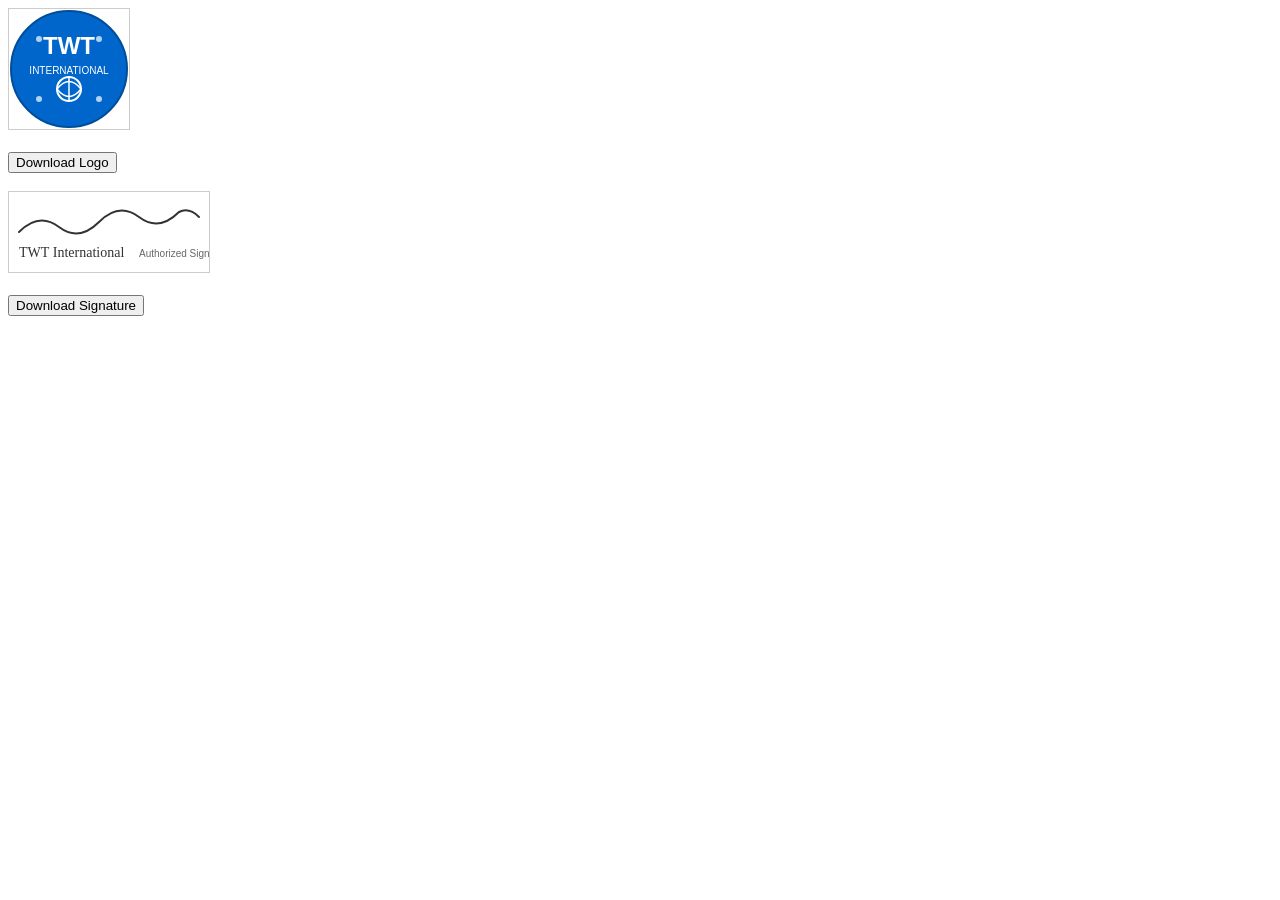
<file: quote_4/assets/create-logo.html>
<!DOCTYPE html>
<html>
<head>
    <title>Logo Generator</title>
</head>
<body>
    <canvas id="logoCanvas" width="120" height="120" style="border: 1px solid #ccc;"></canvas>
    <br><br>
    <button onclick="downloadLogo()">Download Logo</button>
    <br><br>
    <canvas id="signatureCanvas" width="200" height="80" style="border: 1px solid #ccc;"></canvas>
    <br><br>
    <button onclick="downloadSignature()">Download Signature</button>

    <script>
        // Create Logo
        function createLogo() {
            const canvas = document.getElementById('logoCanvas');
            const ctx = canvas.getContext('2d');
            
            // Background circle
            ctx.fillStyle = '#0066cc';
            ctx.beginPath();
            ctx.arc(60, 60, 58, 0, 2 * Math.PI);
            ctx.fill();
            
            // Border
            ctx.strokeStyle = '#004d99';
            ctx.lineWidth = 2;
            ctx.stroke();
            
            // TWT Text
            ctx.fillStyle = 'white';
            ctx.font = 'bold 24px Arial';
            ctx.textAlign = 'center';
            ctx.fillText('TWT', 60, 45);
            
            // International text
            ctx.font = '10px Arial';
            ctx.fillText('INTERNATIONAL', 60, 65);
            
            // Globe icon
            ctx.strokeStyle = 'white';
            ctx.lineWidth = 2;
            ctx.beginPath();
            ctx.arc(60, 80, 12, 0, 2 * Math.PI);
            ctx.stroke();
            
            // Globe lines
            ctx.lineWidth = 1.5;
            ctx.beginPath();
            ctx.moveTo(48, 80);
            ctx.quadraticCurveTo(60, 65, 72, 80);
            ctx.stroke();
            
            ctx.beginPath();
            ctx.moveTo(48, 80);
            ctx.quadraticCurveTo(60, 95, 72, 80);
            ctx.stroke();
            
            ctx.beginPath();
            ctx.moveTo(60, 68);
            ctx.lineTo(60, 92);
            ctx.stroke();
            
            // Decorative dots
            ctx.fillStyle = 'rgba(255,255,255,0.7)';
            ctx.beginPath();
            ctx.arc(30, 30, 3, 0, 2 * Math.PI);
            ctx.fill();
            
            ctx.beginPath();
            ctx.arc(90, 30, 3, 0, 2 * Math.PI);
            ctx.fill();
            
            ctx.beginPath();
            ctx.arc(30, 90, 3, 0, 2 * Math.PI);
            ctx.fill();
            
            ctx.beginPath();
            ctx.arc(90, 90, 3, 0, 2 * Math.PI);
            ctx.fill();
        }
        
        // Create Signature
        function createSignature() {
            const canvas = document.getElementById('signatureCanvas');
            const ctx = canvas.getContext('2d');
            
            // Clear canvas
            ctx.clearRect(0, 0, 200, 80);
            
            // Signature line
            ctx.strokeStyle = '#333';
            ctx.lineWidth = 2;
            ctx.lineCap = 'round';
            ctx.beginPath();
            ctx.moveTo(10, 40);
            ctx.quadraticCurveTo(30, 20, 50, 35);
            ctx.quadraticCurveTo(70, 50, 90, 30);
            ctx.quadraticCurveTo(110, 10, 130, 25);
            ctx.quadraticCurveTo(150, 40, 170, 20);
            ctx.quadraticCurveTo(180, 15, 190, 25);
            ctx.stroke();
            
            // Name text
            ctx.fillStyle = '#333';
            ctx.font = '14px cursive';
            ctx.fillText('TWT International', 10, 65);
            
            // Authorized text
            ctx.font = '10px Arial';
            ctx.fillStyle = '#666';
            ctx.fillText('Authorized Signature', 130, 65);
        }
        
        function downloadLogo() {
            const canvas = document.getElementById('logoCanvas');
            const link = document.createElement('a');
            link.download = 'twt-logo.png';
            link.href = canvas.toDataURL();
            link.click();
        }
        
        function downloadSignature() {
            const canvas = document.getElementById('signatureCanvas');
            const link = document.createElement('a');
            link.download = 'default-signature.png';
            link.href = canvas.toDataURL();
            link.click();
        }
        
        // Create images on load
        window.onload = function() {
            createLogo();
            createSignature();
        };
    </script>
</body>
</html>
</file>
<file: studylight/css/style.css>
/* Modern CSS Variables for Consistent Theming */
:root {
    /* Primary Colors */
    --primary-color: #6366f1;
    --primary-light: #818cf8;
    --primary-dark: #4f46e5;
    
    /* Secondary Colors */
    --secondary-color: #f59e0b;
    --secondary-light: #fbbf24;
    --secondary-dark: #d97706;
    
    /* Subject Colors */
    --chemistry-color: #10b981;
    --chemistry-light: #34d399;
    --physics-color: #3b82f6;
    --physics-light: #60a5fa;
    --math-color: #8b5cf6;
    --math-light: #a78bfa;
    
    /* Neutral Colors */
    --white: #ffffff;
    --gray-50: #f9fafb;
    --gray-100: #f3f4f6;
    --gray-200: #e5e7eb;
    --gray-300: #d1d5db;
    --gray-400: #9ca3af;
    --gray-500: #6b7280;
    --gray-600: #4b5563;
    --gray-700: #374151;
    --gray-800: #1f2937;
    --gray-900: #111827;
    
    /* Gradients */
    --gradient-primary: linear-gradient(135deg, var(--primary-color), var(--secondary-color));
    --gradient-chemistry: linear-gradient(135deg, var(--chemistry-color), var(--chemistry-light));
    --gradient-physics: linear-gradient(135deg, var(--physics-color), var(--physics-light));
    --gradient-math: linear-gradient(135deg, var(--math-color), var(--math-light));
    
    /* Typography */
    --font-family: 'Inter', -apple-system, BlinkMacSystemFont, sans-serif;
    --font-size-xs: 0.75rem;
    --font-size-sm: 0.875rem;
    --font-size-base: 1rem;
    --font-size-lg: 1.125rem;
    --font-size-xl: 1.25rem;
    --font-size-2xl: 1.5rem;
    --font-size-3xl: 1.875rem;
    --font-size-4xl: 2.25rem;
    --font-size-5xl: 3rem;
    
    /* Shadows */
    --shadow-sm: 0 1px 2px 0 rgba(0, 0, 0, 0.05);
    --shadow-md: 0 4px 6px -1px rgba(0, 0, 0, 0.1), 0 2px 4px -1px rgba(0, 0, 0, 0.06);
    --shadow-lg: 0 10px 15px -3px rgba(0, 0, 0, 0.1), 0 4px 6px -2px rgba(0, 0, 0, 0.05);
    --shadow-xl: 0 20px 25px -5px rgba(0, 0, 0, 0.1), 0 10px 10px -5px rgba(0, 0, 0, 0.04);
    
    /* Borders */
    --border-radius-sm: 0.375rem;
    --border-radius-md: 0.5rem;
    --border-radius-lg: 0.75rem;
    --border-radius-xl: 1rem;
    --border-radius-2xl: 1.5rem;
    
    /* Transitions */
    --transition-fast: 0.15s ease-out;
    --transition-normal: 0.3s ease-out;
    --transition-slow: 0.5s ease-out;
}

/* Reset and Base Styles */
* {
    margin: 0;
    padding: 0;
    box-sizing: border-box;
}

body {
    font-family: var(--font-family);
    line-height: 1.6;
    color: var(--gray-800);
    background-color: var(--gray-50);
    overflow-x: hidden;
}

html {
    scroll-behavior: smooth;
}

.container {
    max-width: 1200px;
    margin: 0 auto;
    padding: 0 1rem;
}

/* Typography */
h1, h2, h3, h4, h5, h6 {
    font-weight: 600;
    line-height: 1.2;
    margin-bottom: 0.5rem;
}

h1 { font-size: var(--font-size-4xl); }
h2 { font-size: var(--font-size-3xl); }
h3 { font-size: var(--font-size-2xl); }
h4 { font-size: var(--font-size-xl); }

p {
    margin-bottom: 1rem;
    color: var(--gray-600);
}

/* Utility Classes */
.gradient-text {
    background: var(--gradient-primary);
    -webkit-background-clip: text;
    -webkit-text-fill-color: transparent;
    background-clip: text;
}

/* Navigation */
.navbar {
    position: fixed;
    top: 0;
    width: 100%;
    background: rgba(255, 255, 255, 0.95);
    backdrop-filter: blur(10px);
    border-bottom: 1px solid var(--gray-200);
    z-index: 1000;
    transition: var(--transition-normal);
}

.nav-container {
    max-width: 1200px;
    margin: 0 auto;
    padding: 0 1rem;
    display: flex;
    justify-content: space-between;
    align-items: center;
    height: 70px;
}

.nav-logo {
    display: flex;
    align-items: center;
    gap: 0.5rem;
    font-size: var(--font-size-xl);
    font-weight: 700;
    color: var(--primary-color);
}

.nav-logo i {
    font-size: var(--font-size-2xl);
}

.nav-links {
    display: flex;
    gap: 2rem;
}

.nav-link {
    text-decoration: none;
    color: var(--gray-600);
    font-weight: 500;
    transition: var(--transition-fast);
    position: relative;
}

.nav-link:hover,
.nav-link.active {
    color: var(--primary-color);
}

.nav-link.active::after {
    content: '';
    position: absolute;
    bottom: -10px;
    left: 0;
    width: 100%;
    height: 2px;
    background: var(--gradient-primary);
    border-radius: 1px;
}

.nav-toggle {
    display: none;
    flex-direction: column;
    cursor: pointer;
}

.nav-toggle span {
    width: 25px;
    height: 3px;
    background: var(--gray-600);
    margin: 3px 0;
    transition: var(--transition-fast);
    border-radius: 2px;
}

/* Hero Section */
.hero {
    min-height: 100vh;
    display: flex;
    align-items: center;
    padding-top: 70px;
    background: linear-gradient(135deg, var(--gray-50) 0%, #fef3c7 50%, var(--gray-50) 100%);
    position: relative;
    overflow: hidden;
}

.hero::before {
    content: '';
    position: absolute;
    top: 0;
    left: 0;
    right: 0;
    bottom: 0;
    background: url('data:image/svg+xml,<svg xmlns="http://www.w3.org/2000/svg" viewBox="0 0 100 100"><defs><pattern id="grain" width="100" height="100" patternUnits="userSpaceOnUse"><circle cx="50" cy="50" r="1" fill="%23f3f4f6" opacity="0.3"/></pattern></defs><rect width="100%" height="100%" fill="url(%23grain)"/></svg>');
    opacity: 0.1;
}

.hero-content {
    display: grid;
    grid-template-columns: 1fr 1fr;
    gap: 4rem;
    align-items: center;
    max-width: 1200px;
    margin: 0 auto;
    padding: 0 1rem;
    position: relative;
    z-index: 1;
}

.hero-title {
    font-size: var(--font-size-5xl);
    font-weight: 700;
    margin-bottom: 1.5rem;
    line-height: 1.1;
}

.hero-description {
    font-size: var(--font-size-lg);
    margin-bottom: 2rem;
    color: var(--gray-600);
    max-width: 500px;
}

.hero-buttons {
    display: flex;
    gap: 1rem;
    flex-wrap: wrap;
}

/* Buttons */
.btn {
    display: inline-flex;
    align-items: center;
    gap: 0.5rem;
    padding: 0.75rem 1.5rem;
    border-radius: var(--border-radius-lg);
    text-decoration: none;
    font-weight: 500;
    transition: var(--transition-normal);
    border: none;
    cursor: pointer;
    font-size: var(--font-size-base);
}

.btn-primary {
    background: var(--gradient-primary);
    color: var(--white);
    box-shadow: var(--shadow-md);
}

.btn-primary:hover {
    transform: translateY(-2px);
    box-shadow: var(--shadow-lg);
}

.btn-secondary {
    background: var(--white);
    color: var(--gray-700);
    border: 2px solid var(--gray-200);
}

.btn-secondary:hover {
    border-color: var(--primary-color);
    color: var(--primary-color);
    transform: translateY(-2px);
}

/* Floating Cards Animation */
.floating-cards {
    position: relative;
    height: 400px;
    display: flex;
    justify-content: center;
    align-items: center;
}

.floating-cards .card {
    position: absolute;
    padding: 1.5rem;
    background: var(--white);
    border-radius: var(--border-radius-xl);
    box-shadow: var(--shadow-lg);
    display: flex;
    flex-direction: column;
    align-items: center;
    gap: 0.5rem;
    min-width: 120px;
    transition: var(--transition-normal);
    animation: float 3s ease-in-out infinite;
}

.floating-cards .card i {
    font-size: 2rem;
    margin-bottom: 0.5rem;
}

.floating-cards .card.chemistry {
    top: 20px;
    left: 20px;
    animation-delay: 0s;
}

.floating-cards .card.chemistry i {
    color: var(--chemistry-color);
}

.floating-cards .card.physics {
    top: 100px;
    right: 20px;
    animation-delay: 1s;
}

.floating-cards .card.physics i {
    color: var(--physics-color);
}

.floating-cards .card.math {
    bottom: 50px;
    left: 50%;
    transform: translateX(-50%);
    animation-delay: 2s;
}

.floating-cards .card.math i {
    color: var(--math-color);
}

@keyframes float {
    0%, 100% {
        transform: translateY(0px);
    }
    50% {
        transform: translateY(-20px);
    }
}

/* Subjects Section */
.subjects {
    padding: 5rem 0;
    background: var(--white);
}

.section-header {
    text-align: center;
    margin-bottom: 4rem;
}

.section-title {
    margin-bottom: 1rem;
}

.section-description {
    font-size: var(--font-size-lg);
    color: var(--gray-600);
    max-width: 600px;
    margin: 0 auto;
}

.subjects-grid {
    display: grid;
    grid-template-columns: repeat(auto-fit, minmax(350px, 1fr));
    gap: 2rem;
    max-width: 1200px;
    margin: 0 auto;
}

/* Subject Cards */
.subject-card {
    background: var(--white);
    border-radius: var(--border-radius-2xl);
    padding: 2rem;
    box-shadow: var(--shadow-md);
    transition: var(--transition-normal);
    cursor: pointer;
    border: 2px solid transparent;
    position: relative;
    overflow: hidden;
}

.subject-card.available:hover {
    transform: translateY(-8px);
    box-shadow: var(--shadow-xl);
    border-color: var(--primary-color);
}

.subject-card.coming-soon {
    opacity: 0.7;
    cursor: not-allowed;
}

.card-header {
    display: flex;
    justify-content: space-between;
    align-items: flex-start;
    margin-bottom: 1.5rem;
}

.card-icon {
    width: 60px;
    height: 60px;
    border-radius: var(--border-radius-xl);
    display: flex;
    align-items: center;
    justify-content: center;
    font-size: 1.5rem;
    color: var(--white);
}

.chemistry-bg {
    background: var(--gradient-chemistry);
}

.physics-bg {
    background: var(--gradient-physics);
}

.math-bg {
    background: var(--gradient-math);
}

.card-status {
    padding: 0.25rem 0.75rem;
    border-radius: var(--border-radius-md);
    font-size: var(--font-size-sm);
    font-weight: 500;
}

.card-status.available {
    background: rgba(16, 185, 129, 0.1);
    color: var(--chemistry-color);
}

.card-status.coming-soon {
    background: rgba(156, 163, 175, 0.1);
    color: var(--gray-500);
}

.card-content h3 {
    margin-bottom: 0.5rem;
    color: var(--gray-800);
}

.card-content p {
    margin-bottom: 1.5rem;
    color: var(--gray-600);
}

.card-stats {
    display: flex;
    gap: 2rem;
    margin-bottom: 1.5rem;
}

.stat {
    text-align: center;
}

.stat-number {
    display: block;
    font-size: var(--font-size-2xl);
    font-weight: 700;
    color: var(--gray-800);
}

.stat-label {
    font-size: var(--font-size-sm);
    color: var(--gray-500);
}

.card-footer {
    border-top: 1px solid var(--gray-200);
    padding-top: 1rem;
}

.card-action {
    display: flex;
    align-items: center;
    gap: 0.5rem;
    font-weight: 500;
    color: var(--primary-color);
    transition: var(--transition-fast);
}

.card-action.disabled {
    color: var(--gray-400);
}

.subject-card.available:hover .card-action {
    gap: 1rem;
}

/* About Section */
.about {
    padding: 5rem 0;
    background: var(--gray-50);
}

.about-content {
    display: grid;
    grid-template-columns: 1fr 1fr;
    gap: 4rem;
    align-items: center;
}

.about h2 {
    margin-bottom: 1.5rem;
    color: var(--gray-800);
}

.about p {
    font-size: var(--font-size-lg);
    margin-bottom: 2rem;
}

.features {
    display: flex;
    flex-direction: column;
    gap: 1.5rem;
}

.feature {
    display: flex;
    gap: 1rem;
    align-items: flex-start;
}

.feature i {
    font-size: 1.5rem;
    color: var(--primary-color);
    margin-top: 0.25rem;
}

.feature h4 {
    margin-bottom: 0.5rem;
    color: var(--gray-800);
}

.feature p {
    margin: 0;
    font-size: var(--font-size-base);
}

.stats-card {
    background: var(--white);
    padding: 2rem;
    border-radius: var(--border-radius-2xl);
    box-shadow: var(--shadow-lg);
    display: flex;
    flex-direction: column;
    gap: 2rem;
}

.stat-item {
    text-align: center;
}

.stat-value {
    display: block;
    font-size: var(--font-size-4xl);
    font-weight: 700;
    background: var(--gradient-primary);
    -webkit-background-clip: text;
    -webkit-text-fill-color: transparent;
    background-clip: text;
    margin-bottom: 0.5rem;
}

/* Footer */
.footer {
    background: var(--gray-800);
    color: var(--gray-300);
    padding: 3rem 0 1rem;
}

.footer-content {
    display: grid;
    grid-template-columns: 2fr 1fr 1fr;
    gap: 2rem;
    margin-bottom: 2rem;
}

.footer-logo {
    display: flex;
    align-items: center;
    gap: 0.5rem;
    font-size: var(--font-size-xl);
    font-weight: 700;
    color: var(--primary-light);
    margin-bottom: 1rem;
}

.footer-section h4 {
    color: var(--white);
    margin-bottom: 1rem;
}

.footer-section a {
    display: block;
    color: var(--gray-400);
    text-decoration: none;
    margin-bottom: 0.5rem;
    transition: var(--transition-fast);
}

.footer-section a:hover:not(.disabled) {
    color: var(--primary-light);
}

.footer-section a.disabled {
    opacity: 0.5;
    cursor: not-allowed;
}

.footer-bottom {
    border-top: 1px solid var(--gray-700);
    padding-top: 1rem;
    text-align: center;
    color: var(--gray-500);
}

/* Responsive Design */
@media (max-width: 768px) {
    .nav-links {
        display: none;
    }
    
    .nav-toggle {
        display: flex;
    }
    
    .hero-content {
        grid-template-columns: 1fr;
        text-align: center;
    }
    
    .hero-title {
        font-size: var(--font-size-4xl);
    }
    
    .subjects-grid {
        grid-template-columns: 1fr;
    }
    
    .about-content {
        grid-template-columns: 1fr;
    }
    
    .footer-content {
        grid-template-columns: 1fr;
        text-align: center;
    }
    
    .hero-buttons {
        justify-content: center;
    }
    
    .floating-cards {
        height: 300px;
    }
    
    .floating-cards .card {
        position: relative;
        margin: 0.5rem;
    }
    
    .floating-cars .card.chemistry,
    .floating-cards .card.physics,
    .floating-cards .card.math {
        position: relative;
        top: auto;
        left: auto;
        right: auto;
        bottom: auto;
        transform: none;
    }
}

@media (max-width: 480px) {
    .container {
        padding: 0 0.5rem;
    }
    
    .subject-card {
        padding: 1.5rem;
    }
    
    .hero {
        padding: 2rem 0;
    }
    
    .hero-title {
        font-size: var(--font-size-3xl);
    }
}

/* Loading Animation */
.loading {
    display: inline-block;
    width: 20px;
    height: 20px;
    border: 3px solid rgba(255, 255, 255, 0.3);
    border-radius: 50%;
    border-top-color: var(--white);
    animation: spin 1s ease-in-out infinite;
}

@keyframes spin {
    to { transform: rotate(360deg); }
}

/* Smooth Animations */
* {
    transition: color var(--transition-fast), background-color var(--transition-fast);
}

/* Accessibility */
@media (prefers-reduced-motion: reduce) {
    * {
        animation-duration: 0.01ms !important;
        animation-iteration-count: 1 !important;
        transition-duration: 0.01ms !important;
    }
    
    html {
        scroll-behavior: auto;
    }
}
</file>
<file: studylight/css/subject.css>
/* Subject Page Specific Styles */

/* Breadcrumb */
.breadcrumb {
    background: var(--white);
    border-bottom: 1px solid var(--gray-200);
    margin-top: 70px;
    padding: 1rem 0;
}

.breadcrumb .container {
    display: flex;
    align-items: center;
    gap: 0.5rem;
    color: var(--gray-500);
    font-size: var(--font-size-sm);
}

.breadcrumb a {
    color: var(--gray-500);
    text-decoration: none;
    display: flex;
    align-items: center;
    gap: 0.25rem;
    transition: var(--transition-fast);
}

.breadcrumb a:hover {
    color: var(--primary-color);
}

.breadcrumb i.fa-chevron-right {
    font-size: 0.75rem;
}

.breadcrumb span {
    color: var(--primary-color);
    font-weight: 500;
}

/* Subject Header */
.subject-header {
    background: linear-gradient(135deg, var(--gray-50) 0%, #ecfdf5 50%, var(--gray-50) 100%);
    padding: 3rem 0;
}

.subject-info {
    display: flex;
    align-items: center;
    gap: 2rem;
}

.subject-details h1 {
    font-size: var(--font-size-4xl);
    margin-bottom: 1rem;
    color: var(--gray-800);
}

.subject-details p {
    font-size: var(--font-size-lg);
    margin-bottom: 2rem;
    color: var(--gray-600);
}

.subject-stats {
    display: flex;
    gap: 3rem;
}

.subject-stats .stat {
    text-align: left;
}

.subject-stats .stat-number {
    font-size: var(--font-size-3xl);
    font-weight: 700;
    color: var(--chemistry-color);
    display: block;
}

.subject-stats .stat-label {
    font-size: var(--font-size-sm);
    color: var(--gray-500);
}

/* Chapters Section */
.chapters {
    padding: 4rem 0;
    background: var(--white);
}

.chapters-grid {
    display: grid;
    grid-template-columns: repeat(auto-fit, minmax(400px, 1fr));
    gap: 2rem;
    margin-top: 2rem;
}

/* Chapter Cards */
.chapter-card {
    background: var(--white);
    border-radius: var(--border-radius-2xl);
    padding: 2rem;
    box-shadow: var(--shadow-md);
    transition: var(--transition-normal);
    cursor: pointer;
    border: 2px solid transparent;
    position: relative;
    overflow: hidden;
}

.chapter-card.available:hover {
    transform: translateY(-8px);
    box-shadow: var(--shadow-xl);
    border-color: var(--chemistry-color);
}

.chapter-card.coming-soon {
    opacity: 0.6;
    cursor: not-allowed;
}

.chapter-card::before {
    content: '';
    position: absolute;
    top: 0;
    left: 0;
    right: 0;
    height: 4px;
    background: var(--gradient-chemistry);
    opacity: 0;
    transition: var(--transition-normal);
}

.chapter-card.available:hover::before {
    opacity: 1;
}

.chapter-header {
    display: flex;
    justify-content: space-between;
    align-items: flex-start;
    margin-bottom: 1.5rem;
}

.chapter-number {
    font-size: var(--font-size-2xl);
    font-weight: 700;
    color: var(--chemistry-color);
    background: rgba(16, 185, 129, 0.1);
    width: 60px;
    height: 60px;
    border-radius: var(--border-radius-xl);
    display: flex;
    align-items: center;
    justify-content: center;
}

.chapter-status {
    padding: 0.25rem 0.75rem;
    border-radius: var(--border-radius-md);
    font-size: var(--font-size-xs);
    font-weight: 600;
    text-transform: uppercase;
    letter-spacing: 0.05em;
}

.chapter-status.available {
    background: rgba(16, 185, 129, 0.1);
    color: var(--chemistry-color);
}

.chapter-status.coming-soon {
    background: rgba(156, 163, 175, 0.1);
    color: var(--gray-500);
}

.chapter-content h3 {
    font-size: var(--font-size-xl);
    margin-bottom: 0.75rem;
    color: var(--gray-800);
}

.chapter-content p {
    margin-bottom: 1.5rem;
    color: var(--gray-600);
    line-height: 1.6;
}

/* Topic Tags */
.chapter-topics {
    display: flex;
    flex-wrap: wrap;
    gap: 0.5rem;
    margin-bottom: 1.5rem;
}

.topic-tag {
    background: rgba(16, 185, 129, 0.1);
    color: var(--chemistry-color);
    padding: 0.25rem 0.75rem;
    border-radius: var(--border-radius-md);
    font-size: var(--font-size-xs);
    font-weight: 500;
}

.topic-tag.disabled {
    background: rgba(156, 163, 175, 0.1);
    color: var(--gray-400);
}

/* Progress Bar */
.chapter-progress {
    display: flex;
    align-items: center;
    gap: 1rem;
    margin-bottom: 1.5rem;
}

.progress-bar {
    flex: 1;
    height: 6px;
    background: var(--gray-200);
    border-radius: 3px;
    overflow: hidden;
}

.progress-fill {
    height: 100%;
    background: var(--gradient-chemistry);
    transition: width var(--transition-normal);
}

.progress-text {
    font-size: var(--font-size-xs);
    color: var(--gray-500);
    font-weight: 500;
    white-space: nowrap;
}

/* Chapter Footer */
.chapter-footer {
    display: flex;
    justify-content: space-between;
    align-items: center;
    border-top: 1px solid var(--gray-200);
    padding-top: 1rem;
}

.chapter-meta {
    display: flex;
    gap: 1.5rem;
}

.chapter-meta span {
    display: flex;
    align-items: center;
    gap: 0.5rem;
    font-size: var(--font-size-xs);
    color: var(--gray-500);
}

.chapter-meta i {
    font-size: 0.75rem;
}

.chapter-action {
    width: 40px;
    height: 40px;
    border-radius: var(--border-radius-lg);
    background: var(--chemistry-color);
    color: var(--white);
    display: flex;
    align-items: center;
    justify-content: center;
    transition: var(--transition-normal);
}

.chapter-action.disabled {
    background: var(--gray-300);
    color: var(--gray-500);
}

.chapter-card.available:hover .chapter-action:not(.disabled) {
    background: var(--chemistry-dark);
    transform: translateX(5px);
}

/* Quick Access */
.quick-access {
    background: var(--gray-50);
    padding: 3rem 0;
}

.quick-access h3 {
    margin-bottom: 2rem;
    color: var(--gray-800);
}

.quick-links {
    display: grid;
    grid-template-columns: repeat(auto-fit, minmax(200px, 1fr));
    gap: 1rem;
}

.quick-link {
    display: flex;
    align-items: center;
    gap: 1rem;
    padding: 1.5rem;
    background: var(--white);
    border-radius: var(--border-radius-xl);
    text-decoration: none;
    color: var(--gray-700);
    transition: var(--transition-normal);
    box-shadow: var(--shadow-sm);
}

.quick-link.available:hover {
    transform: translateY(-4px);
    box-shadow: var(--shadow-md);
    color: var(--chemistry-color);
}

.quick-link.disabled {
    opacity: 0.5;
    cursor: not-allowed;
}

.quick-link i {
    font-size: 1.5rem;
    color: var(--chemistry-color);
}

.quick-link.disabled i {
    color: var(--gray-400);
}

.quick-link span {
    font-weight: 500;
}

/* Content Page Styles */
.content-page {
    margin-top: 70px;
}

.content-header {
    background: var(--gradient-chemistry);
    color: var(--white);
    padding: 4rem 0;
    text-align: center;
}

.content-header h1 {
    font-size: var(--font-size-4xl);
    margin-bottom: 1rem;
}

.content-header p {
    font-size: var(--font-size-lg);
    opacity: 0.9;
    max-width: 600px;
    margin: 0 auto;
}

.content-nav {
    background: var(--white);
    border-bottom: 1px solid var(--gray-200);
    padding: 1rem 0;
    position: sticky;
    top: 70px;
    z-index: 100;
    box-shadow: 0 2px 4px rgba(0,0,0,0.05);
}

.nav-items {
    display: flex;
    gap: 1rem;
    overflow-x: auto;
    padding-bottom: 0.5rem;
    scrollbar-width: thin;
    scrollbar-color: var(--gray-300) transparent;
}

.nav-items::-webkit-scrollbar {
    height: 4px;
}

.nav-items::-webkit-scrollbar-track {
    background: transparent;
}

.nav-items::-webkit-scrollbar-thumb {
    background: var(--gray-300);
    border-radius: 2px;
}

.nav-item {
    color: var(--gray-600);
    text-decoration: none;
    font-weight: 500;
    white-space: nowrap;
    padding: 0.5rem 0.75rem;
    border-radius: var(--border-radius-md);
    transition: var(--transition-fast);
    font-size: var(--font-size-sm);
    border: 1px solid transparent;
}

.nav-item:hover,
.nav-item.active {
    background: rgba(16, 185, 129, 0.1);
    color: var(--chemistry-color);
}

/* Content Sections */
.content-section {
    background: var(--white);
    margin: 2rem 0;
    border-radius: var(--border-radius-xl);
    box-shadow: var(--shadow-md);
    overflow: hidden;
}

.section-header-content {
    background: var(--gray-50);
    padding: 2rem;
    border-bottom: 1px solid var(--gray-200);
}

.section-body {
    padding: 2rem;
}

.section-toggle {
    cursor: pointer;
    user-select: none;
}

.section-toggle:hover {
    color: var(--chemistry-color);
}

.collapsible-content {
    max-height: 0;
    overflow: hidden;
    transition: max-height 0.3s ease-out;
}

.collapsible-content.expanded {
    max-height: 2000px;
}

/* Memory Tips */
.memory-tip {
    background: linear-gradient(135deg, #fef3c7, #fde68a);
    border-left: 4px solid var(--secondary-color);
    padding: 1.5rem;
    margin: 1.5rem 0;
    border-radius: var(--border-radius-lg);
}

.memory-tip h4 {
    color: var(--secondary-dark);
    margin-bottom: 0.5rem;
    display: flex;
    align-items: center;
    gap: 0.5rem;
}

.memory-tip h4 i {
    color: var(--secondary-color);
}

/* Key Points */
.key-points {
    background: rgba(16, 185, 129, 0.05);
    border-left: 4px solid var(--chemistry-color);
    padding: 1.5rem;
    margin: 1.5rem 0;
    border-radius: var(--border-radius-lg);
}

.key-points h4 {
    color: var(--chemistry-color);
    margin-bottom: 1rem;
    display: flex;
    align-items: center;
    gap: 0.5rem;
}

.key-points ul {
    margin-left: 1rem;
}

.key-points li {
    margin-bottom: 0.5rem;
    color: var(--gray-700);
}

/* Equations */
.equation-box {
    background: var(--gray-50);
    padding: 1.5rem;
    margin: 1.5rem 0;
    border-radius: var(--border-radius-lg);
    border: 2px solid var(--gray-200);
    text-align: center;
}

.equation {
    font-family: 'Courier New', monospace;
    font-size: var(--font-size-lg);
    font-weight: 600;
    color: var(--gray-800);
    margin: 0.5rem 0;
}

/* Examples */
.example {
    background: rgba(59, 130, 246, 0.05);
    border-left: 4px solid var(--physics-color);
    padding: 1.5rem;
    margin: 1.5rem 0;
    border-radius: var(--border-radius-lg);
}

.example h4 {
    color: var(--physics-color);
    margin-bottom: 1rem;
    display: flex;
    align-items: center;
    gap: 0.5rem;
}

/* Additional Content Styles */
.warning-box {
    background: #fef3cd;
    border-left: 4px solid #ffc107;
    padding: 1.5rem;
    margin: 1.5rem 0;
    border-radius: var(--border-radius-lg);
}

.warning-box h4 {
    color: #b45309;
    margin-bottom: 0.5rem;
    display: flex;
    align-items: center;
    gap: 0.5rem;
}

.mistake-box {
    background: #fee2e2;
    border-left: 4px solid #ef4444;
    padding: 1.5rem;
    margin: 1.5rem 0;
    border-radius: var(--border-radius-lg);
}

.mistake-box h4 {
    color: #dc2626;
    margin-bottom: 0.5rem;
    display: flex;
    align-items: center;
    gap: 0.5rem;
}

.checklist {
    background: #f0fdf4;
    border-left: 4px solid #22c55e;
    padding: 1.5rem;
    margin: 1.5rem 0;
    border-radius: var(--border-radius-lg);
}

.checklist h4 {
    color: #15803d;
    margin-bottom: 1rem;
    display: flex;
    align-items: center;
    gap: 0.5rem;
}

.checklist ul {
    list-style: none;
    padding-left: 0;
}

.checklist li {
    padding: 0.25rem 0;
    position: relative;
    padding-left: 1.5rem;
}

.checklist li:before {
    content: "✓";
    position: absolute;
    left: 0;
    color: #22c55e;
    font-weight: bold;
}

/* Enhanced Memory Tips */
.memory-tip {
    position: relative;
    overflow: hidden;
}

.memory-tip:before {
    content: "";
    position: absolute;
    top: 0;
    left: 0;
    right: 0;
    height: 2px;
    background: linear-gradient(90deg, #fbbf24, #f59e0b, #d97706);
}

/* Past Paper Question Styling */
.past-paper-question {
    background: #f8fafc;
    border: 2px solid #e2e8f0;
    border-radius: var(--border-radius-xl);
    padding: 2rem;
    margin: 2rem 0;
    position: relative;
}

.past-paper-question:before {
    content: "PAST PAPER";
    position: absolute;
    top: -10px;
    left: 20px;
    background: #6366f1;
    color: white;
    padding: 0.25rem 0.75rem;
    border-radius: var(--border-radius-md);
    font-size: var(--font-size-xs);
    font-weight: 600;
    letter-spacing: 0.05em;
}

/* Thinking Process Box */
.thinking-process {
    background: #fff3cd;
    border-left: 4px solid #ffc107;
    padding: 1.5rem;
    margin: 1rem 0;
    border-radius: var(--border-radius-lg);
    position: relative;
}

.thinking-process h4 {
    color: #b45309;
    margin-bottom: 1rem;
    display: flex;
    align-items: center;
    gap: 0.5rem;
}

.thinking-process ol {
    counter-reset: thinking-counter;
    list-style: none;
    padding-left: 0;
}

.thinking-process ol li {
    counter-increment: thinking-counter;
    padding: 0.5rem 0;
    padding-left: 2rem;
    position: relative;
}

.thinking-process ol li:before {
    content: counter(thinking-counter);
    position: absolute;
    left: 0;
    top: 0.5rem;
    background: #fbbf24;
    color: #92400e;
    width: 1.5rem;
    height: 1.5rem;
    border-radius: 50%;
    display: flex;
    align-items: center;
    justify-content: center;
    font-size: var(--font-size-sm);
    font-weight: 600;
}

/* Quick Reference Grid */
.reference-grid {
    display: grid;
    grid-template-columns: repeat(auto-fit, minmax(300px, 1fr));
    gap: 2rem;
    margin: 2rem 0;
}

.reference-card {
    background: var(--white);
    border: 2px solid var(--gray-200);
    border-radius: var(--border-radius-xl);
    padding: 1.5rem;
    position: relative;
}

.reference-card h4 {
    color: var(--chemistry-color);
    margin-bottom: 1rem;
    display: flex;
    align-items: center;
    gap: 0.5rem;
}

/* Responsive Design for Subject Pages */
@media (max-width: 768px) {
    .subject-info {
        flex-direction: column;
        text-align: center;
        gap: 1.5rem;
    }
    
    .subject-stats {
        justify-content: center;
        gap: 2rem;
    }
    
    .chapters-grid {
        grid-template-columns: 1fr;
    }
    
    .quick-links {
        grid-template-columns: repeat(2, 1fr);
    }
    
    .chapter-footer {
        flex-direction: column;
        gap: 1rem;
        align-items: flex-start;
    }
    
    .nav-items {
        gap: 1rem;
    }
    
    .content-section {
        margin: 1rem 0;
    }
    
    .section-header-content,
    .section-body {
        padding: 1.5rem;
    }
}

@media (max-width: 480px) {
    .subject-details h1 {
        font-size: var(--font-size-3xl);
    }
    
    .quick-links {
        grid-template-columns: 1fr;
    }
    
    .chapter-meta {
        flex-direction: column;
        gap: 0.5rem;
    }
    
    .section-header-content,
    .section-body {
        padding: 1rem;
    }
}
</file>
